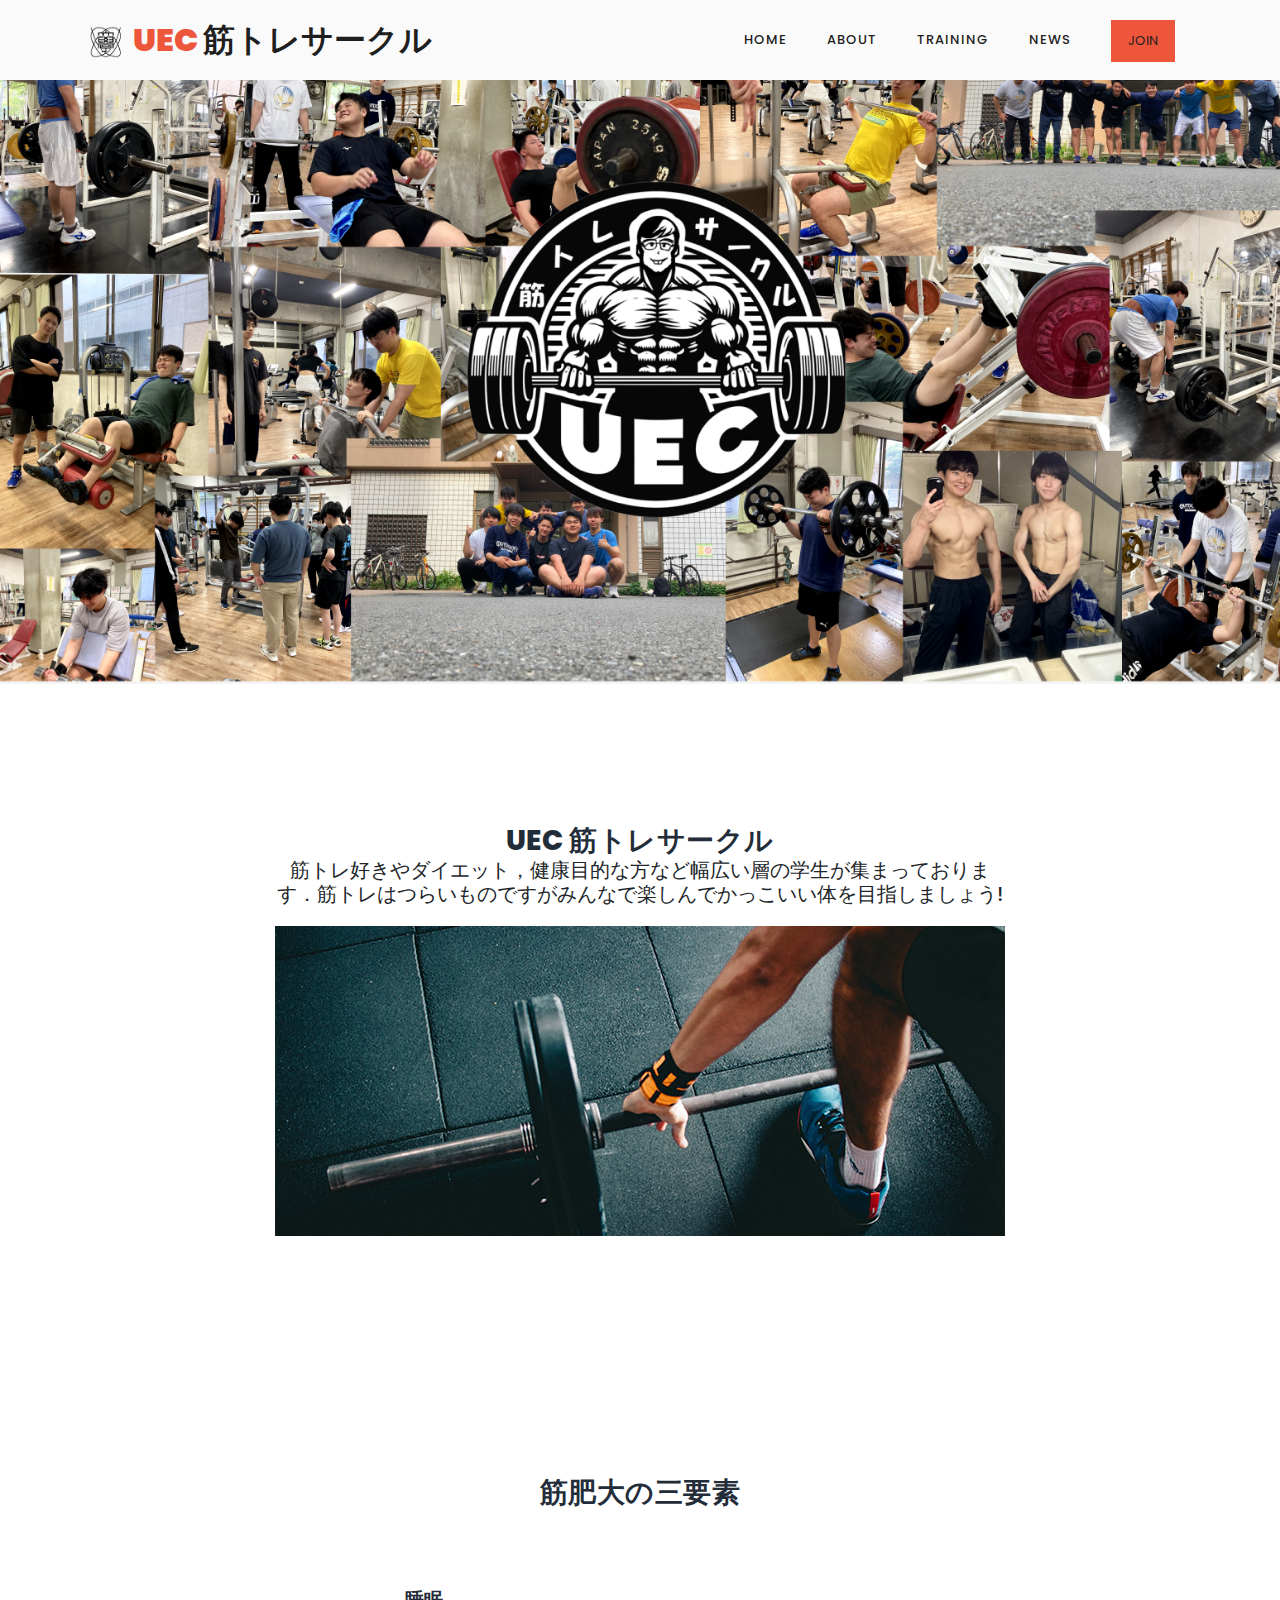
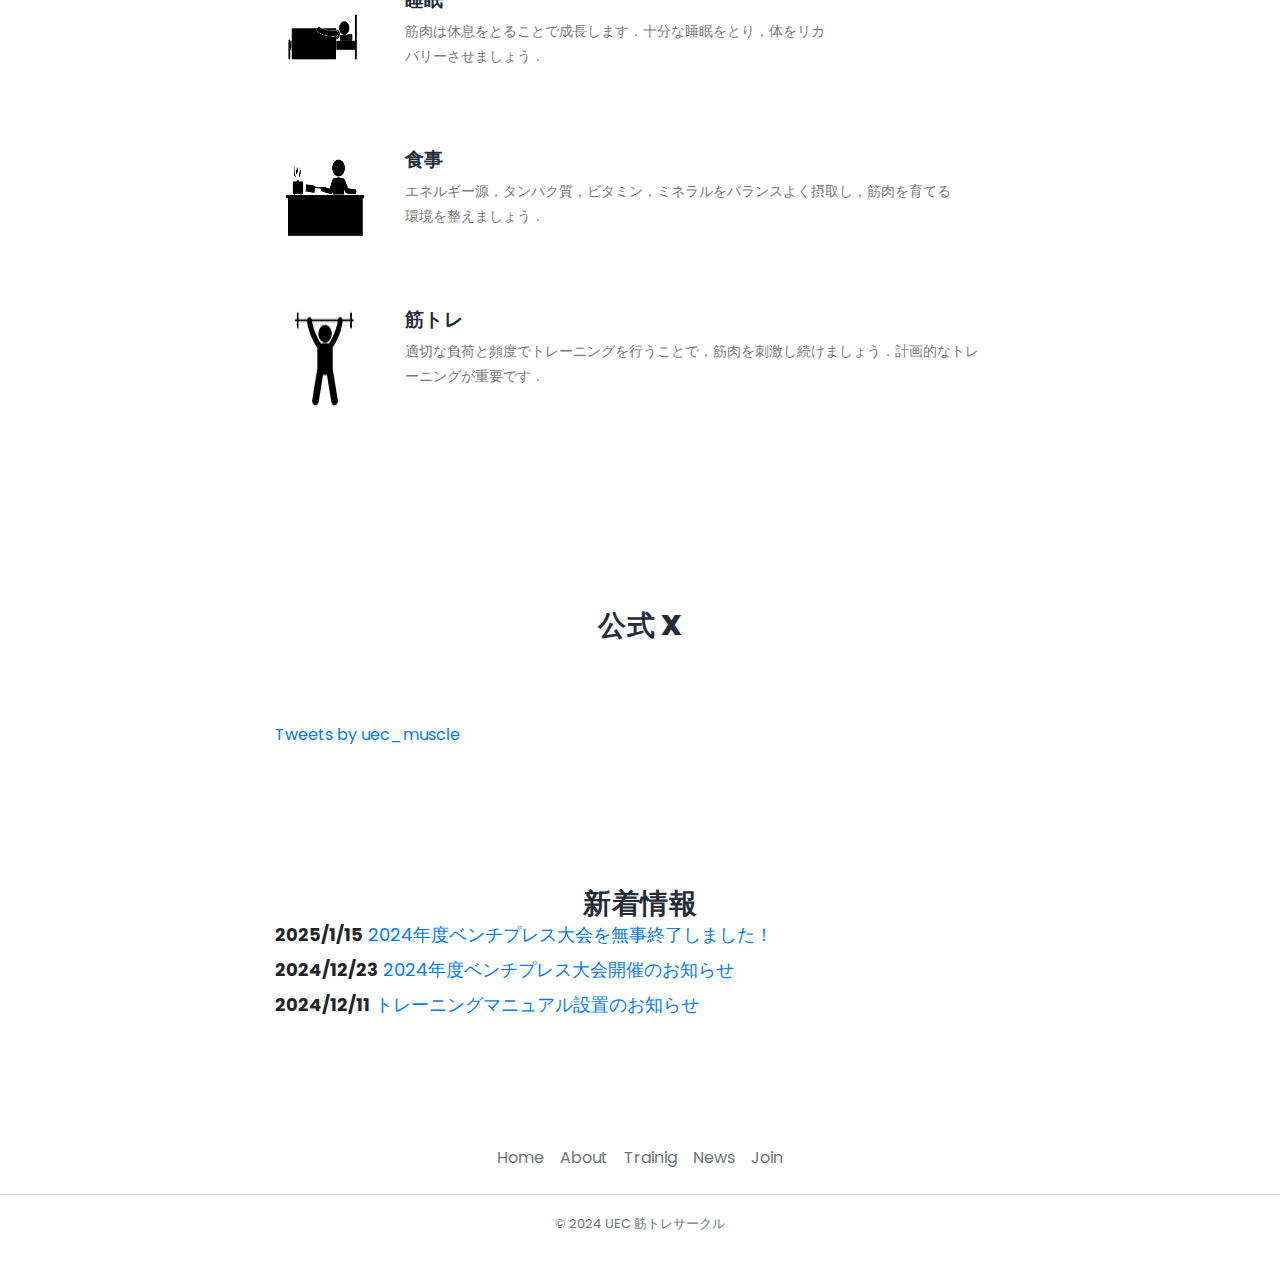
<file: index.html>
<!DOCTYPE html>
<html lang="en">

  <head>

    <meta charset="utf-8">
    <meta name="viewport" content="width=device-width, initial-scale=1, shrink-to-fit=no">
    <meta name="description" content="">
    <meta name="author" content="">
    <link href="https://fonts.googleapis.com/css?family=Poppins:100,100i,200,200i,300,300i,400,400i,500,500i,600,600i,700,700i,800,800i,900,900i&display=swap" rel="stylesheet">

    <title>UEC 筋トレサークル</title>
<!--

TemplateMo 548 Training Studio

https://templatemo.com/tm-548-training-studio

-->
    <!-- Additional CSS Files -->
    <link rel="stylesheet" type="text/css" href="assets/css/bootstrap.min.css">

    <link rel="stylesheet" type="text/css" href="assets/css/font-awesome.css">

    <link rel="stylesheet" href="assets/css/templatemo-training-studio.css">

   <!-- 新着情報の箇条書き部分のスタイル設定、とりあえずこのファイルに直接書いてます。どのcssファイルに入れたいいかわからん -->
    <style>
        .section-heading ul.list-unstyled {
            text-align: left;
            padding-left: 0;
        }
    
        .section-heading ul.list-unstyled li {
            text-align: left;
            font-size: 18px;
            margin-bottom: 8px;
        }
    </style>

    </head>
    
    <body>
    
    <!-- ***** Preloader Start ***** -->
    <div id="js-preloader" class="js-preloader">
      <div class="preloader-inner">
        <span class="dot"></span>
        <div class="dots">
          <span></span>
          <span></span>
          <span></span>
        </div>
      </div>
    </div>
    <!-- ***** Preloader End ***** -->
    
    
    <!-- ***** Header Area Start ***** -->
    <header class="header-area header-sticky">
        <div class="container">
            <div class="row">
                <div class="col-12">
                    <nav class="main-nav">
                        <!-- ***** Logo Start ***** -->
                        <a href="index.html" class="logo"><img src="./assets/images/image1.png" alt="写真" width="50" height="46">  <em>UEC </em>筋トレサークル</a>
                        <!-- ***** Logo End ***** -->
                        <!-- ***** Menu Start ***** -->
                        <ul class="nav">
                            <li class="scroll-to-section"><a href="index.html" >Home</a></li>
                            <li class="scroll-to-section"><a href="about.html">About</a></li>
                            <li class="scroll-to-section"><a href="training.html">Training</a></li>
                            <li class="scroll-to-section"><a href="news.html">NEWS</a></li>
                            <li class="scroll-to-section"><a href="join.html">Join</a></li> 
                        </ul>        
                        <a class='menu-trigger'>
                            <span>Menu</span>
                        </a>
                        <!-- ***** Menu End ***** -->
                    </nav>
                </div>
            </div>
        </div>
    </header>
    <!-- ***** Header Area End ***** -->

    <!-- ***** Main Banner Area Start ***** -->
    <div class="main-banner">
        <img src="assets/images/header.png" alt="Gym Banner" id="bg-image" />
    


                <div class="main-button scroll-to-section"></div>
    </div>
    
    <!-- ***** Main Banner Area End ***** -->

    <!-- ***** Features Item Start ***** -->
    <section class="section">
        <div class="container">
            <div class="row justify-content-center">
                <div class="col-md-8 text-center">
                    <div class="section-heading">
                        <h2>UEC 筋トレサークル</h2>
                        <h5></h5>
                        
                        <h5>筋トレ好きやダイエット，健康目的な方など幅広い層の学生が集まっております．筋トレはつらいものですがみんなで楽しんでかっこいい体を目指しましょう!</h5>
                        <img src="/assets/images/training-image-01.jpg" alt="筋トレイメージ" class="img-fluid">
                    </div>
                </div>
            </div>
            <div class="row justify-content-center">
                <div class="col-md-8 ">
                    <div class="section-heading">
                        <h2>筋肥大の三要素</h2>
                        <h5></h5>
                    </div>
                    <ul class="features">
                    <li class="feature-item">
                        <div class="left-icon">
                            <img src="assets/images/pict2.png" width="100px" height="100px"alt="First One">
                        </div>
                        <div class="right-content">
                            <h4>睡眠</h4>
                            <p>筋肉は休息をとることで成長します．十分な睡眠をとり，体をリカバリーさせましょう．</p>
   
                        </div>
                    </li>
                    <li class="feature-item">
                        <div class="left-icon">
                            <img src="assets/images/pict3.png" width="100px" height="100px"alt="second one">
                        </div>
                        <div class="right-content">
                            <h4>食事</h4>
                            <p>エネルギー源，タンパク質，ビタミン，ミネラルをバランスよく摂取し，筋肉を育てる環境を整えましょう．</p>

                        </div>
                    </li>
                    <li class="feature-item">
                        <div class="left-icon">
                            <img src="assets/images/pict1.png" width="100px" height="100px" alt="third gym training">
                        </div>
                        <div class="right-content">
                            <h4>筋トレ</h4>
                            <p>適切な負荷と頻度でトレーニングを行うことで，筋肉を刺激し続けましょう．計画的なトレーニングが重要です．</p>
  
                        </div>
                    </li>
                </ul>
                </div>
                
            </div>
      
            <div class="row justify-content-center">
                <div class="col-md-8">
                    <div class="section-heading">
                        <h2>公式 X</h2>
                        <h5></h5>
                    </div>
                    <a class="twitter-timeline" 
                    href="https://twitter.com/uec_muscle?ref_src=twsrc%5Etfw"
                    data-height="800" 
                    data-width="100%" 
                    data-theme="light">
                    Tweets by uec_muscle
                    </a>
                    <script async src="https://platform.twitter.com/widgets.js" charset="utf-8"></script>
                </div>
            </div>
            <div class="row justify-content-center">
                <div class="col-md-8">
                    <div class="section-heading">
                        <h2 id="news-section">新着情報</h2> <!-- ←ここにidを追加 -->
                <ul class="list-unstyled">
                    <li><strong>2025/1/15</strong> <a href="news/post3.html">2024年度ベンチプレス大会を無事終了しました！</a></li>
                    <li><strong>2024/12/23</strong> <a href="news/post2.html">2024年度ベンチプレス大会開催のお知らせ</a></li>
                    <li><strong>2024/12/11</strong> <a href="news/post1.html">トレーニングマニュアル設置のお知らせ</a></li>
                
                </ul>
            </div>
            

  
    </section>
    
    <!-- ***** Features Item End ***** -->

    <!-- ***** Call to Action Start ***** -->

    <!-- ***** Call to Action End ***** -->


    <!-- ***** Our Classes End ***** -->

    <!-- ***** Footer Start ***** -->
    <footer class="py-3 my-4">
        <ul class="nav justify-content-center border-bottom pb-3 mb-3">
          <li class="nav-item"><a href="index.html" class="nav-link px-2 text-muted">Home</a></li>
          <li class="nav-item"><a href="about.html" class="nav-link px-2 text-muted">About</a></li>
          <li class="nav-item"><a href="training.html" class="nav-link px-2 text-muted">Trainig</a></li>
          <li class="nav-item"><a href="news.html" class="nav-link px-2 text-muted">News</a></li>
          <li class="nav-item"><a href="join.html" class="nav-link px-2 text-muted">Join</a></li>
        </ul>
        <p class="text-center text-muted">© 2024 UEC 筋トレサークル</p>
    </footer>


    <!-- jQuery -->
    <script src="assets/js/jquery-2.1.0.min.js"></script>

    <!-- Bootstrap -->
    <script src="assets/js/popper.js"></script>
    <script src="assets/js/bootstrap.min.js"></script>

    <!-- Plugins -->
    <script src="assets/js/scrollreveal.min.js"></script>
    <script src="assets/js/waypoints.min.js"></script>
    <script src="assets/js/jquery.counterup.min.js"></script>
    <script src="assets/js/imgfix.min.js"></script> 
    <script src="assets/js/mixitup.js"></script> 
    <script src="assets/js/accordions.js"></script>
    
    <!-- Global Init -->
    <script src="assets/js/custom.js"></script>

  </body>
</html>
</file>
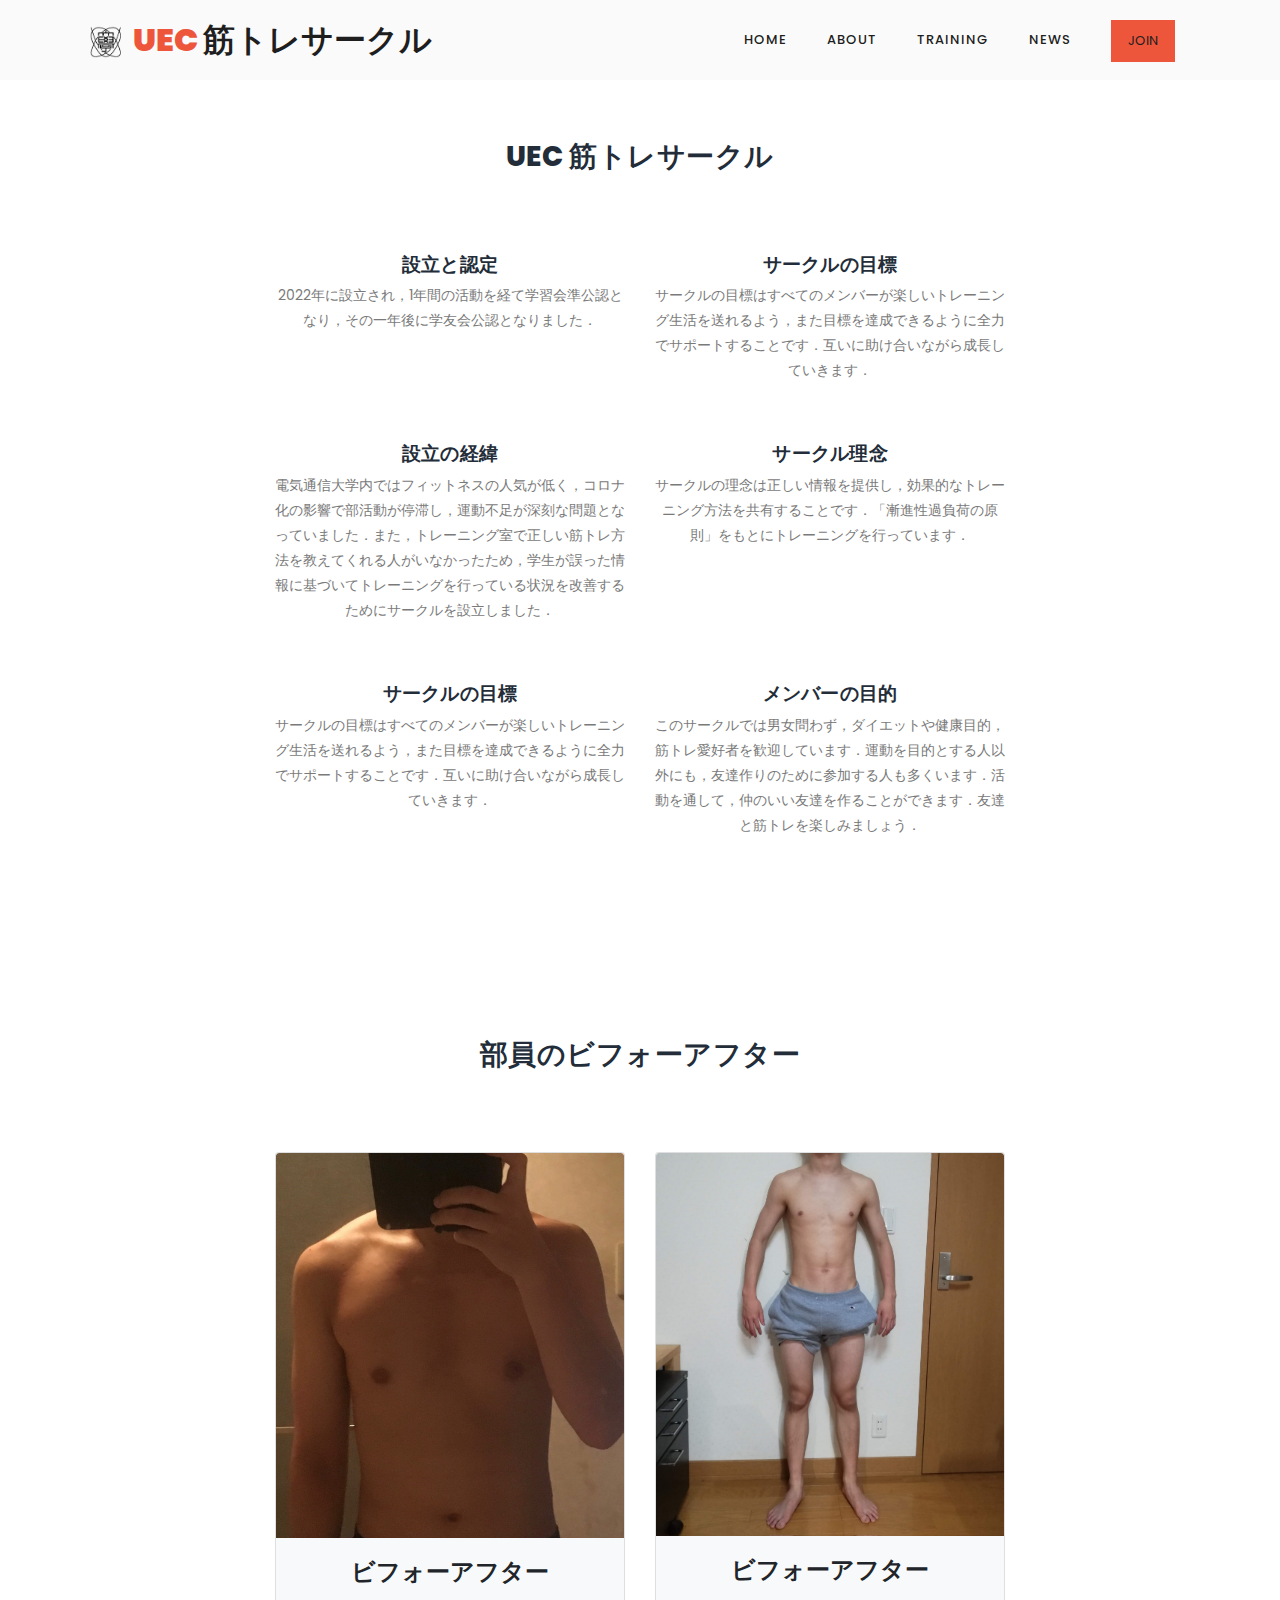
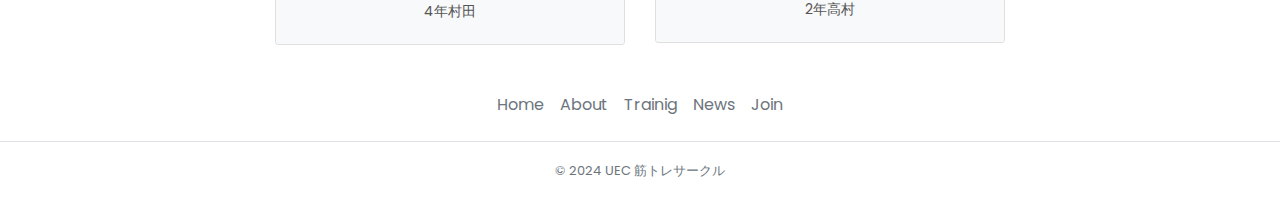
<file: about.html>
<!DOCTYPE html>
<html lang="en">

  <head>

    <meta charset="utf-8">
    <meta name="viewport" content="width=device-width, initial-scale=1, shrink-to-fit=no">
    <meta name="description" content="">
    <meta name="author" content="">
    <link href="https://fonts.googleapis.com/css?family=Poppins:100,100i,200,200i,300,300i,400,400i,500,500i,600,600i,700,700i,800,800i,900,900i&display=swap" rel="stylesheet">

    <title>UEC 筋トレサークル</title>
<!--

TemplateMo 548 Training Studio

https://templatemo.com/tm-548-training-studio

-->
    <!-- Additional CSS Files -->
    <link rel="stylesheet" type="text/css" href="assets/css/bootstrap.min.css">

    <link rel="stylesheet" type="text/css" href="assets/css/font-awesome.css">

    <link rel="stylesheet" href="assets/css/templatemo-training-studio.css">

    </head>
    
    <body>
    
    <!-- ***** Preloader Start ***** -->
    <div id="js-preloader" class="js-preloader">
      <div class="preloader-inner">
        <span class="dot"></span>
        <div class="dots">
          <span></span>
          <span></span>
          <span></span>
        </div>
      </div>
    </div>
    <!-- ***** Preloader End ***** -->
    
    
    <!-- ***** Header Area Start ***** -->
    <header class="header-area header-sticky">
        <div class="container">
            <div class="row">
                <div class="col-12">
                    <nav class="main-nav">
                        <!-- ***** Logo Start ***** -->
                        <a href="index.html" class="logo"><img src="./assets/images/image1.png" alt="写真" width="50" height="46">  <em>UEC </em>筋トレサークル</a>
                        <!-- ***** Logo End ***** -->
                        <!-- ***** Menu Start ***** -->
                        <ul class="nav">
                            <li class="scroll-to-section"><a href="index.html" >Home</a></li>
                            <li class="scroll-to-section"><a href="about.html">About</a></li>
                            <li class="scroll-to-section"><a href="training.html">Training</a></li>
                            <li class="scroll-to-section"><a href="news.html">NEWS</a></li>
                            <li class="scroll-to-section"><a href="join.html">Join</a></li> 
                        </ul>        
                        <a class='menu-trigger'>
                            <span>Menu</span>
                        </a>
                        <!-- ***** Menu End ***** -->
                    </nav>
                </div>
            </div>
        </div>
    </header>
    <!-- ***** Header Area End ***** -->


    <!-- ***** Features Item Start ***** -->
    <section class="section">
        <div class="container">
            <div class="row justify-content-center">
                <div class="col-md-8 text-center">
                    <div class="section-heading">
                        <h2>UEC 筋トレサークル</h2>

                    </div>
                </div>  
            </div>

            <div class="row">
                <div class="col-md-2"></div>
                <!-- 左側の4カラム -->
                <div class="col-md-4 text-center">
                    <div class="feature-item">

                        <div class="right-content">
                            <h4>設立と認定</h4>
                            <p>2022年に設立され，1年間の活動を経て学習会準公認となり，その一年後に学友会公認となりました．
                            </p>
                        </div>
                    </div>
                </div>
                <!-- 右側の8カラム -->
                <div class="col-md-4 text-center">
                    <div class="feature-item">

                        <div class="right-content">
                            <h4>サークルの目標</h4>
                            <p>サークルの目標はすべてのメンバーが楽しいトレーニング生活を送れるよう，また目標を達成できるように全力でサポートすることです．互いに助け合いながら成長していきます．</p>
                        </div>
                    </div>
                </div>
            </div>

            <div class="row">
                <div class="col-md-2"></div>
                <!-- 左側の4カラム -->
                <div class="col-md-4 text-center">
                    <div class="feature-item">

    
                        <div class="right-content">
                            <h4>設立の経緯</h4>
                            <p>電気通信大学内ではフィットネスの人気が低く，コロナ化の影響で部活動が停滞し，運動不足が深刻な問題となっていました．また，トレーニング室で正しい筋トレ方法を教えてくれる人がいなかったため，学生が誤った情報に基づいてトレーニングを行っている状況を改善するためにサークルを設立しました．</p>
                        </div>
                    </div>
                </div>
                <!-- 右側の8カラム -->
                <div class="col-md-4 text-center">
                    <div class="feature-item">

                        <div class="right-content">
                            <h4>サークル理念</h4>
                            <p>サークルの理念は正しい情報を提供し，効果的なトレーニング方法を共有することです．「漸進性過負荷の原則」をもとにトレーニングを行っています．</p>
                        </div>
                    </div>
                </div>
            </div>


            
            <div class="row">
                <div class="col-md-2"></div>
                <!-- 左側の4カラム -->
                <div class="col-md-4 text-center">
                    <div class="feature-item">

    
                        <div class="right-content">
                            <h4>サークルの目標</h4>
                            <p>サークルの目標はすべてのメンバーが楽しいトレーニング生活を送れるよう，また目標を達成できるように全力でサポートすることです．互いに助け合いながら成長していきます．</p>
                        </div>
                    </div>
                </div>
                <!-- 右側の8カラム -->
                <div class="col-md-4 text-center">
                    <div class="feature-item">

                        <div class="right-content">
                            <h4>メンバーの目的</h4>
                            <p>このサークルでは男女問わず，ダイエットや健康目的，筋トレ愛好者を歓迎しています．運動を目的とする人以外にも，友達作りのために参加する人も多くいます．活動を通して，仲のいい友達を作ることができます．友達と筋トレを楽しみましょう．</p>
                        </div>
                    </div>
                </div>
            </div>

        

            <div class="row justify-content-center">
                <div class="col-md-8 text-center">
                    <div class="section-heading">
                        <h2>部員のビフォーアフター</h2>
                       
                    </div>
                </div>  
            </div>
            <div class="row justify-content-center">

                

                <!-- <div class="col-md-2"></div> -->
                <!-- Card 2 -->
                <div class="col-md-4">
                    <div class="card before-after-card">
                        <img src="assets/images/before2.jpg" class="card-img-top" alt="Before Image 2">
                        <img src="assets/images/after2.jpg" class="card-img-top overlay" alt="After Image 2">
                        <div class="card-body">
                            <h4 class="card-title">ビフォーアフター</h4>
                            <p class="card-text">4年村田</p>
                        </div>
                    </div>
                </div>
        
                <!-- Card 3 -->
                <div class="col-md-4">
                    <div class="card before-after-card">
                        <img src="assets/images/before3.jpg" class="card-img-top" alt="Before Image 3">
                        <img src="assets/images/after3.jpg" class="card-img-top overlay" alt="After Image 3">
                        <div class="card-body">
                            <h4 class="card-title">ビフォーアフター</h4>
                            <p class="card-text">2年高村</p>
                        </div>
                    </div>
                </div>
            </div>
        </div>
  
        
    </section>
    
    <!-- ***** Features Item End ***** -->

    <!-- ***** Call to Action Start ***** -->

    <!-- ***** Call to Action End ***** -->


    <!-- ***** Our Classes End ***** -->

    <!-- ***** Footer Start ***** -->
    <footer class="py-3 my-4">
        <ul class="nav justify-content-center border-bottom pb-3 mb-3">
          <li class="nav-item"><a href="index.html" class="nav-link px-2 text-muted">Home</a></li>
          <li class="nav-item"><a href="about.html" class="nav-link px-2 text-muted">About</a></li>
          <li class="nav-item"><a href="training.html" class="nav-link px-2 text-muted">Trainig</a></li>
          <li class="nav-item"><a href="news.html" class="nav-link px-2 text-muted">News</a></li>
          <li class="nav-item"><a href="join.html" class="nav-link px-2 text-muted">Join</a></li>
        </ul>
        <p class="text-center text-muted">© 2024 UEC 筋トレサークル</p>
    </footer>




    <!-- jQuery -->
    <script src="assets/js/jquery-2.1.0.min.js"></script>

    <!-- Bootstrap -->
    <script src="assets/js/popper.js"></script>
    <script src="assets/js/bootstrap.min.js"></script>

    <!-- Plugins -->
    <script src="assets/js/scrollreveal.min.js"></script>
    <script src="assets/js/waypoints.min.js"></script>
    <script src="assets/js/jquery.counterup.min.js"></script>
    <script src="assets/js/imgfix.min.js"></script> 
    <script src="assets/js/mixitup.js"></script> 
    <script src="assets/js/accordions.js"></script>
    
    <!-- Global Init -->
    <script src="assets/js/custom.js"></script>

  </body>
</html>
</file>
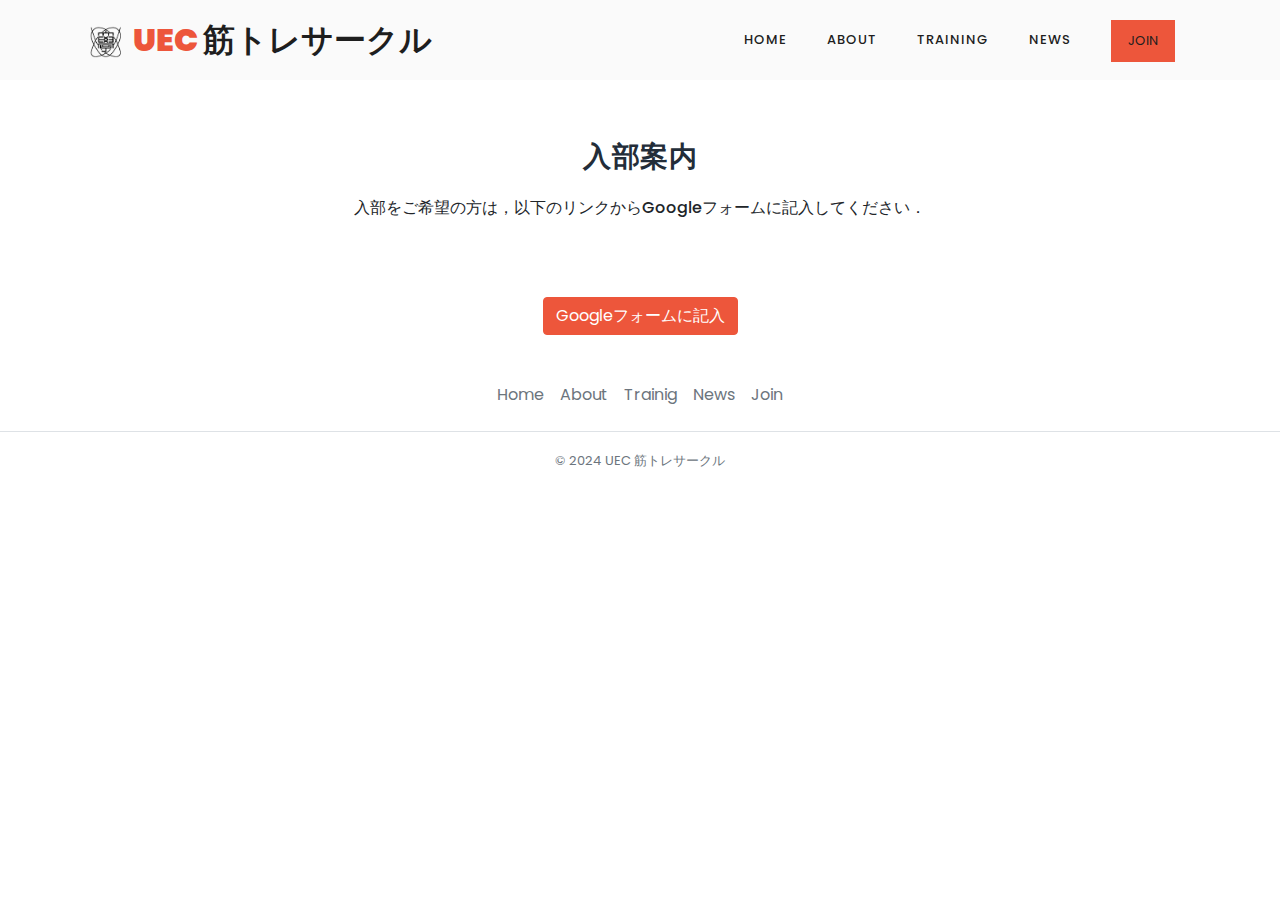
<file: join.html>
<!DOCTYPE html>
<html lang="en">

  <head>

    <meta charset="utf-8">
    <meta name="viewport" content="width=device-width, initial-scale=1, shrink-to-fit=no">
    <meta name="description" content="">
    <meta name="author" content="">
    <link href="https://fonts.googleapis.com/css?family=Poppins:100,100i,200,200i,300,300i,400,400i,500,500i,600,600i,700,700i,800,800i,900,900i&display=swap" rel="stylesheet">

    <title>UEC 筋トレサークル</title>
<!--

TemplateMo 548 Training Studio

https://templatemo.com/tm-548-training-studio

-->
    <!-- Additional CSS Files -->
    <link rel="stylesheet" type="text/css" href="assets/css/bootstrap.min.css">

    <link rel="stylesheet" type="text/css" href="assets/css/font-awesome.css">

    <link rel="stylesheet" href="assets/css/templatemo-training-studio.css">

    </head>
    
    <body>
    
    <!-- ***** Preloader Start ***** -->
    <div id="js-preloader" class="js-preloader">
      <div class="preloader-inner">
        <span class="dot"></span>
        <div class="dots">
          <span></span>
          <span></span>
          <span></span>
        </div>
      </div>
    </div>
    <!-- ***** Preloader End ***** -->
    
    
    <!-- ***** Header Area Start ***** -->
    <header class="header-area header-sticky">
        <div class="container">
            <div class="row">
                <div class="col-12">
                    <nav class="main-nav">
                        <!-- ***** Logo Start ***** -->
                        <a href="index.html" class="logo"><img src="./assets/images/image1.png" alt="写真" width="50" height="46">  <em>UEC </em>筋トレサークル</a>
                        <!-- ***** Logo End ***** -->
                        <!-- ***** Menu Start ***** -->
                        <ul class="nav">
                            <li class="scroll-to-section"><a href="index.html" >Home</a></li>
                            <li class="scroll-to-section"><a href="about.html">About</a></li>
                            <li class="scroll-to-section"><a href="training.html">Training</a></li>
                            <li class="scroll-to-section"><a href="news.html">NEWS</a></li>
                            <li class="scroll-to-section"><a href="join.html">Join</a></li> 
                        </ul>        
                        <a class='menu-trigger'>
                            <span>Menu</span>
                        </a>
                        <!-- ***** Menu End ***** -->
                    </nav>
                </div>
            </div>
        </div>
    </header>
    <!-- ***** Header Area End ***** -->


    <!-- ***** Features Item Start ***** -->
    <section class="section">
        <div class="container">
            <div class="row justify-content-center">
                <div class="col-md-8 text-center">
                    <div class="section-heading">
                        <h2>入部案内</h2>
                        <h5>　</h5>
                        <h6>入部をご希望の方は，以下のリンクからGoogleフォームに記入してください．</h6>
                        
                    </div>
                    <a href="https://docs.google.com/forms/d/e/1FAIpQLSckq85daArMUvAFYjFwukagnZ4rlxCUDBHMOycQhKlUkWfQ-w/viewform?pli=1" class="btn btn-custom-warning">Googleフォームに記入</a>

                </div>  
            </div>

        </div>
  
        
    </section>
    
    <!-- ***** Features Item End ***** -->

    <!-- ***** Call to Action Start ***** -->

    <!-- ***** Call to Action End ***** -->


    <!-- ***** Our Classes End ***** -->

    <!-- ***** Footer Start ***** -->
    <footer class="py-3 my-4">
        <ul class="nav justify-content-center border-bottom pb-3 mb-3">
          <li class="nav-item"><a href="index.html" class="nav-link px-2 text-muted">Home</a></li>
          <li class="nav-item"><a href="about.html" class="nav-link px-2 text-muted">About</a></li>
          <li class="nav-item"><a href="training.html" class="nav-link px-2 text-muted">Trainig</a></li>
          <li class="nav-item"><a href="news.html" class="nav-link px-2 text-muted">News</a></li>
          <li class="nav-item"><a href="join.html" class="nav-link px-2 text-muted">Join</a></li>
        </ul>
        <p class="text-center text-muted">© 2024 UEC 筋トレサークル</p>
    </footer>




    <!-- jQuery -->
    <script src="assets/js/jquery-2.1.0.min.js"></script>

    <!-- Bootstrap -->
    <script src="assets/js/popper.js"></script>
    <script src="assets/js/bootstrap.min.js"></script>

    <!-- Plugins -->
    <script src="assets/js/scrollreveal.min.js"></script>
    <script src="assets/js/waypoints.min.js"></script>
    <script src="assets/js/jquery.counterup.min.js"></script>
    <script src="assets/js/imgfix.min.js"></script> 
    <script src="assets/js/mixitup.js"></script> 
    <script src="assets/js/accordions.js"></script>
    
    <!-- Global Init -->
    <script src="assets/js/custom.js"></script>

  </body>
</html>
</file>
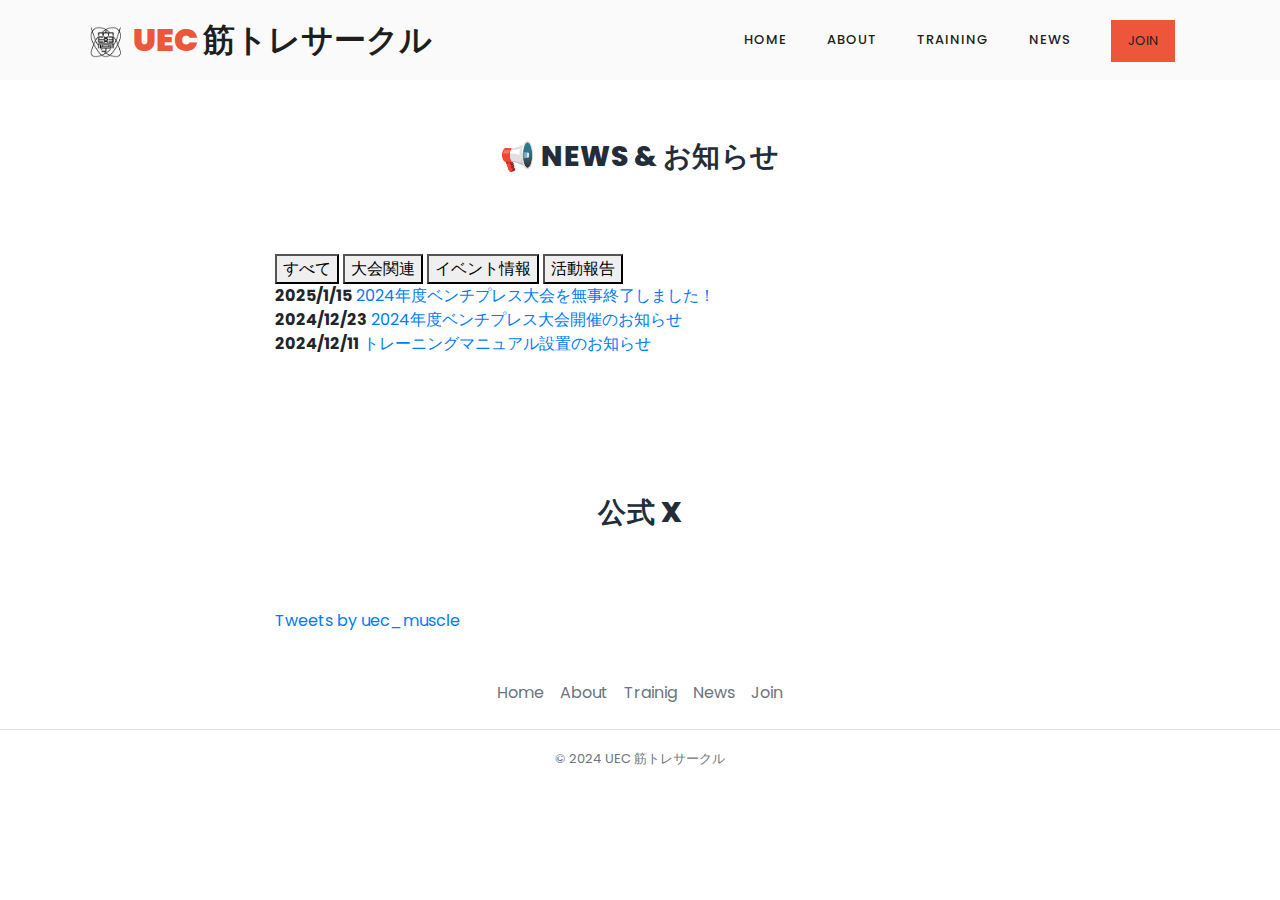
<file: news.html>
<!DOCTYPE html>
<html lang="en">

  <head>

    <meta charset="utf-8">
    <meta name="viewport" content="width=device-width, initial-scale=1, shrink-to-fit=no">
    <meta name="description" content="">
    <meta name="author" content="">
    <link href="https://fonts.googleapis.com/css?family=Poppins:100,100i,200,200i,300,300i,400,400i,500,500i,600,600i,700,700i,800,800i,900,900i&display=swap" rel="stylesheet">

    <title>UEC 筋トレサークル</title>
<!--

TemplateMo 548 Training Studio

https://templatemo.com/tm-548-training-studio

-->
    <!-- Additional CSS Files -->
    <link rel="stylesheet" type="text/css" href="assets/css/bootstrap.min.css">

    <link rel="stylesheet" type="text/css" href="assets/css/font-awesome.css">

    <link rel="stylesheet" href="assets/css/templatemo-training-studio.css">

    </head>
    
    <body>
    
    <!-- ***** Preloader Start ***** -->
    <div id="js-preloader" class="js-preloader">
      <div class="preloader-inner">
        <span class="dot"></span>
        <div class="dots">
          <span></span>
          <span></span>
          <span></span>
        </div>
      </div>
    </div>
    <!-- ***** Preloader End ***** -->
    
    
    <!-- ***** Header Area Start ***** -->
    <header class="header-area header-sticky">
        <div class="container">
            <div class="row">
                <div class="col-12">
                    <nav class="main-nav">
                        <!-- ***** Logo Start ***** -->
                        <a href="index.html" class="logo"><img src="./assets/images/image1.png" alt="写真" width="50" height="46">  <em>UEC </em>筋トレサークル</a>
                        <!-- ***** Logo End ***** -->
                        <!-- ***** Menu Start ***** -->
                        <ul class="nav">
                            <li class="scroll-to-section"><a href="index.html" >Home</a></li>
                            <li class="scroll-to-section"><a href="about.html">About</a></li>
                            <li class="scroll-to-section"><a href="training.html">Training</a></li>
                            <li class="scroll-to-section"><a href="news.html">NEWS</a></li>
                            <li class="scroll-to-section"><a href="join.html">Join</a></li> 
                        </ul>        
                        <a class='menu-trigger'>
                            <span>Menu</span>
                        </a>
                        <!-- ***** Menu End ***** -->
                    </nav>
                </div>
            </div>
        </div>
    </header>
    <!-- ***** Header Area End ***** -->


    <!-- ***** Features Item Start ***** -->
 <!-- メインコンテンツ -->
 <section class="section">
    <div class="container">
        <div class="row justify-content-center">
            <div class="col-md-8">
                <div class="section-heading text-center">
                    <h2>📢 NEWS & お知らせ</h2>
                </div>

                <!-- カテゴリフィルター -->
                <div class="news-filter">
                    <button onclick="filterNews('all')">すべて</button>
                    <button onclick="filterNews('tournament')">大会関連</button>
                    <button onclick="filterNews('event')">イベント情報</button>
                    <button onclick="filterNews('report')">活動報告</button>
                </div>

                <!-- ニュース一覧 -->
                <ul class="news-list">
                    <li class="news-item" data-category="tournament">
                        <strong>2025/1/15</strong> <a href="news/post3.html">2024年度ベンチプレス大会を無事終了しました！</a>
                    </li>
                    <li class="news-item" data-category="tournament">
                        <strong>2024/12/23</strong> <a href="news/post2.html">2024年度ベンチプレス大会開催のお知らせ</a>
                    </li>
                    <li class="news-item" data-category="event">
                        <strong>2024/12/11</strong> <a href="news/post1.html">トレーニングマニュアル設置のお知らせ</a>
                    </li>

                </ul>

                <!-- 公式X埋め込み -->
                <div class="section-heading text-center">
                    <h2>公式 X</h2>
                </div>
                <a class="twitter-timeline" 
                   href="https://twitter.com/uec_muscle?ref_src=twsrc%5Etfw"
                   data-height="800" 
                   data-width="100%" 
                   data-theme="light">
                    Tweets by uec_muscle
                </a>
                <script async src="https://platform.twitter.com/widgets.js" charset="utf-8"></script>
            </div>
        </div>
    </div>
</section>
    
    <!-- ***** Features Item End ***** -->

    <!-- ***** Call to Action Start ***** -->

    <!-- ***** Call to Action End ***** -->


    <!-- ***** Our Classes End ***** -->

    <!-- ***** Footer Start ***** -->
    <footer class="py-3 my-4">
        <ul class="nav justify-content-center border-bottom pb-3 mb-3">
          <li class="nav-item"><a href="index.html" class="nav-link px-2 text-muted">Home</a></li>
          <li class="nav-item"><a href="about.html" class="nav-link px-2 text-muted">About</a></li>
          <li class="nav-item"><a href="training.html" class="nav-link px-2 text-muted">Trainig</a></li>
          <li class="nav-item"><a href="news.html" class="nav-link px-2 text-muted">News</a></li>
          <li class="nav-item"><a href="join.html" class="nav-link px-2 text-muted">Join</a></li>
        </ul>
        <p class="text-center text-muted">© 2024 UEC 筋トレサークル</p>
    </footer>




    <!-- jQuery -->
    <script src="assets/js/jquery-2.1.0.min.js"></script>

    <!-- Bootstrap -->
    <script src="assets/js/popper.js"></script>
    <script src="assets/js/bootstrap.min.js"></script>

    <!-- Plugins -->

      <!-- JavaScript: ニュースカテゴリフィルタ -->
      <script>
        function filterNews(category) {
            let newsItems = document.querySelectorAll(".news-item");

            newsItems.forEach(item => {
                if (category === "all") {
                    item.style.display = "block";
                } else {
                    item.style.display = item.getAttribute("data-category") === category ? "block" : "none";
                }
            });
        }
    </script>

    <script src="assets/js/scrollreveal.min.js"></script>
    <script src="assets/js/waypoints.min.js"></script>
    <script src="assets/js/jquery.counterup.min.js"></script>
    <script src="assets/js/imgfix.min.js"></script> 
    <script src="assets/js/mixitup.js"></script> 
    <script src="assets/js/accordions.js"></script>
    
    <!-- Global Init -->
    <script src="assets/js/custom.js"></script>

  </body>
</html>
</file>
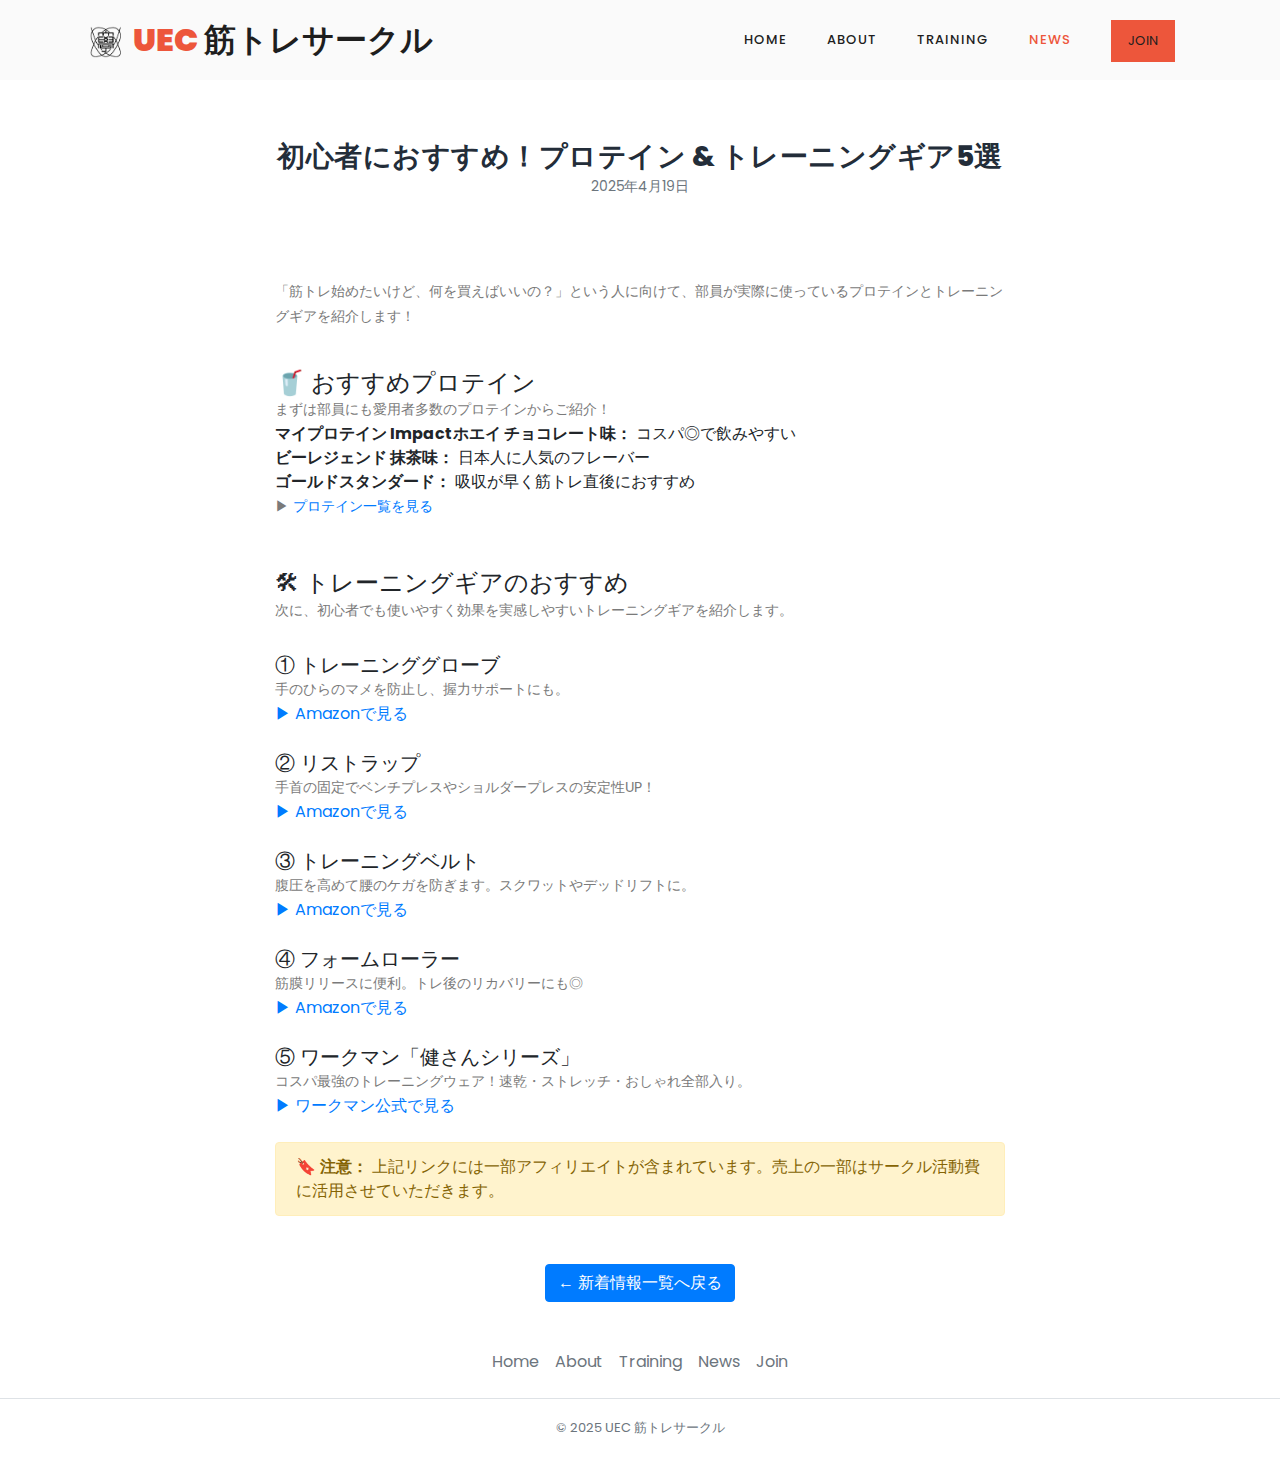
<file: post7.html>
<!DOCTYPE html>
<html lang="ja">

<head>
    <meta charset="utf-8">
    <meta name="viewport" content="width=device-width, initial-scale=1, shrink-to-fit=no">
    <meta name="description" content="筋トレ初心者向けのおすすめプロテインとトレーニングギア紹介">
    <meta name="author" content="UEC MUSCLE">
    <title>初心者向けプロテイン&ギア紹介 | UEC MUSCLE</title>

    <link rel="stylesheet" type="text/css" href="../assets/css/bootstrap.min.css">
    <link rel="stylesheet" type="text/css" href="../assets/css/font-awesome.css">
    <link rel="stylesheet" href="../assets/css/templatemo-training-studio.css">
</head>

<body>
    <header class="header-area header-sticky">
        <div class="container">
            <div class="row">
                <div class="col-12">
                    <nav class="main-nav">
                        <a href="../index.html" class="logo">
                            <img src="../assets/images/image1.png" alt="ロゴ" width="50" height="46">
                            <em>UEC</em> 筋トレサークル
                        </a>
                        <ul class="nav">
                            <li><a href="../index.html">Home</a></li>
                            <li><a href="../about.html">About</a></li>
                            <li><a href="../training.html">Training</a></li>
                            <li><a href="../news.html" class="active">News</a></li>
                            <li><a href="../join.html">Join</a></li>
                        </ul>
                        <a class="menu-trigger"><span>Menu</span></a>
                    </nav>
                </div>
            </div>
        </div>
    </header>

    <section class="section">
        <div class="container">
            <div class="row justify-content-center">
                <div class="col-md-8">
                    <div class="section-heading text-center">
                        <h2>初心者におすすめ！プロテイン & トレーニングギア5選</h2>
                        <p class="text-muted">2025年4月19日</p>
                    </div>

                    <p>「筋トレ始めたいけど、何を買えばいいの？」という人に向けて、部員が実際に使っているプロテインとトレーニングギアを紹介します！</p>

                    <h4 style="margin-top: 40px;">🥤 おすすめプロテイン</h4>
                    <p>まずは部員にも愛用者多数のプロテインからご紹介！</p>
                    <ul>
                        <li><strong>マイプロテイン Impactホエイ チョコレート味：</strong> コスパ◎で飲みやすい</li>
                        <li><strong>ビーレジェンド 抹茶味：</strong> 日本人に人気のフレーバー</li>
                        <li><strong>ゴールドスタンダード：</strong> 吸収が早く筋トレ直後におすすめ</li>
                    </ul>
                    <p>
                        ▶ <a href="https://amzn.to/your-affiliate-protein" target="_blank">プロテイン一覧を見る</a>
                    </p>

                    <h4 style="margin-top: 50px;">🛠 トレーニングギアのおすすめ</h4>
                    <p>次に、初心者でも使いやすく効果を実感しやすいトレーニングギアを紹介します。</p>

                    <h5 style="margin-top: 30px;">① トレーニンググローブ</h5>
                    <p>手のひらのマメを防止し、握力サポートにも。</p>
                    <a href="https://amzn.to/your-affiliate-glove" target="_blank">▶ Amazonで見る</a>

                    <h5 style="margin-top: 25px;">② リストラップ</h5>
                    <p>手首の固定でベンチプレスやショルダープレスの安定性UP！</p>
                    <a href="https://amzn.to/your-affiliate-wrap" target="_blank">▶ Amazonで見る</a>

                    <h5 style="margin-top: 25px;">③ トレーニングベルト</h5>
                    <p>腹圧を高めて腰のケガを防ぎます。スクワットやデッドリフトに。</p>
                    <a href="https://amzn.to/your-affiliate-belt" target="_blank">▶ Amazonで見る</a>

                    <h5 style="margin-top: 25px;">④ フォームローラー</h5>
                    <p>筋膜リリースに便利。トレ後のリカバリーにも◎</p>
                    <a href="https://amzn.to/your-affiliate-roller" target="_blank">▶ Amazonで見る</a>

                    <h5 style="margin-top: 25px;">⑤ ワークマン「健さんシリーズ」</h5>
                    <p>コスパ最強のトレーニングウェア！速乾・ストレッチ・おしゃれ全部入り。</p>
                    <a href="https://www.workman.co.jp/item/series/健さん" target="_blank">▶ ワークマン公式で見る</a>

                    <div class="alert alert-warning mt-4" role="alert">
                        🔖 <strong>注意：</strong> 上記リンクには一部アフィリエイトが含まれています。売上の一部はサークル活動費に活用させていただきます。
                    </div>

                    <div class="text-center mt-5">
                        <a href="../index.html#news-section" class="btn btn-primary">← 新着情報一覧へ戻る</a>
                    </div>
                </div>
            </div>
        </div>
    </section>

    <footer class="py-3 my-4">
        <ul class="nav justify-content-center border-bottom pb-3 mb-3">
            <li class="nav-item"><a href="../index.html" class="nav-link px-2 text-muted">Home</a></li>
            <li class="nav-item"><a href="../about.html" class="nav-link px-2 text-muted">About</a></li>
            <li class="nav-item"><a href="../training.html" class="nav-link px-2 text-muted">Training</a></li>
            <li class="nav-item"><a href="../news.html" class="nav-link px-2 text-muted">News</a></li>
            <li class="nav-item"><a href="../join.html" class="nav-link px-2 text-muted">Join</a></li>
        </ul>
        <p class="text-center text-muted">© 2025 UEC 筋トレサークル</p>
    </footer>
</body>
</html>
</file>
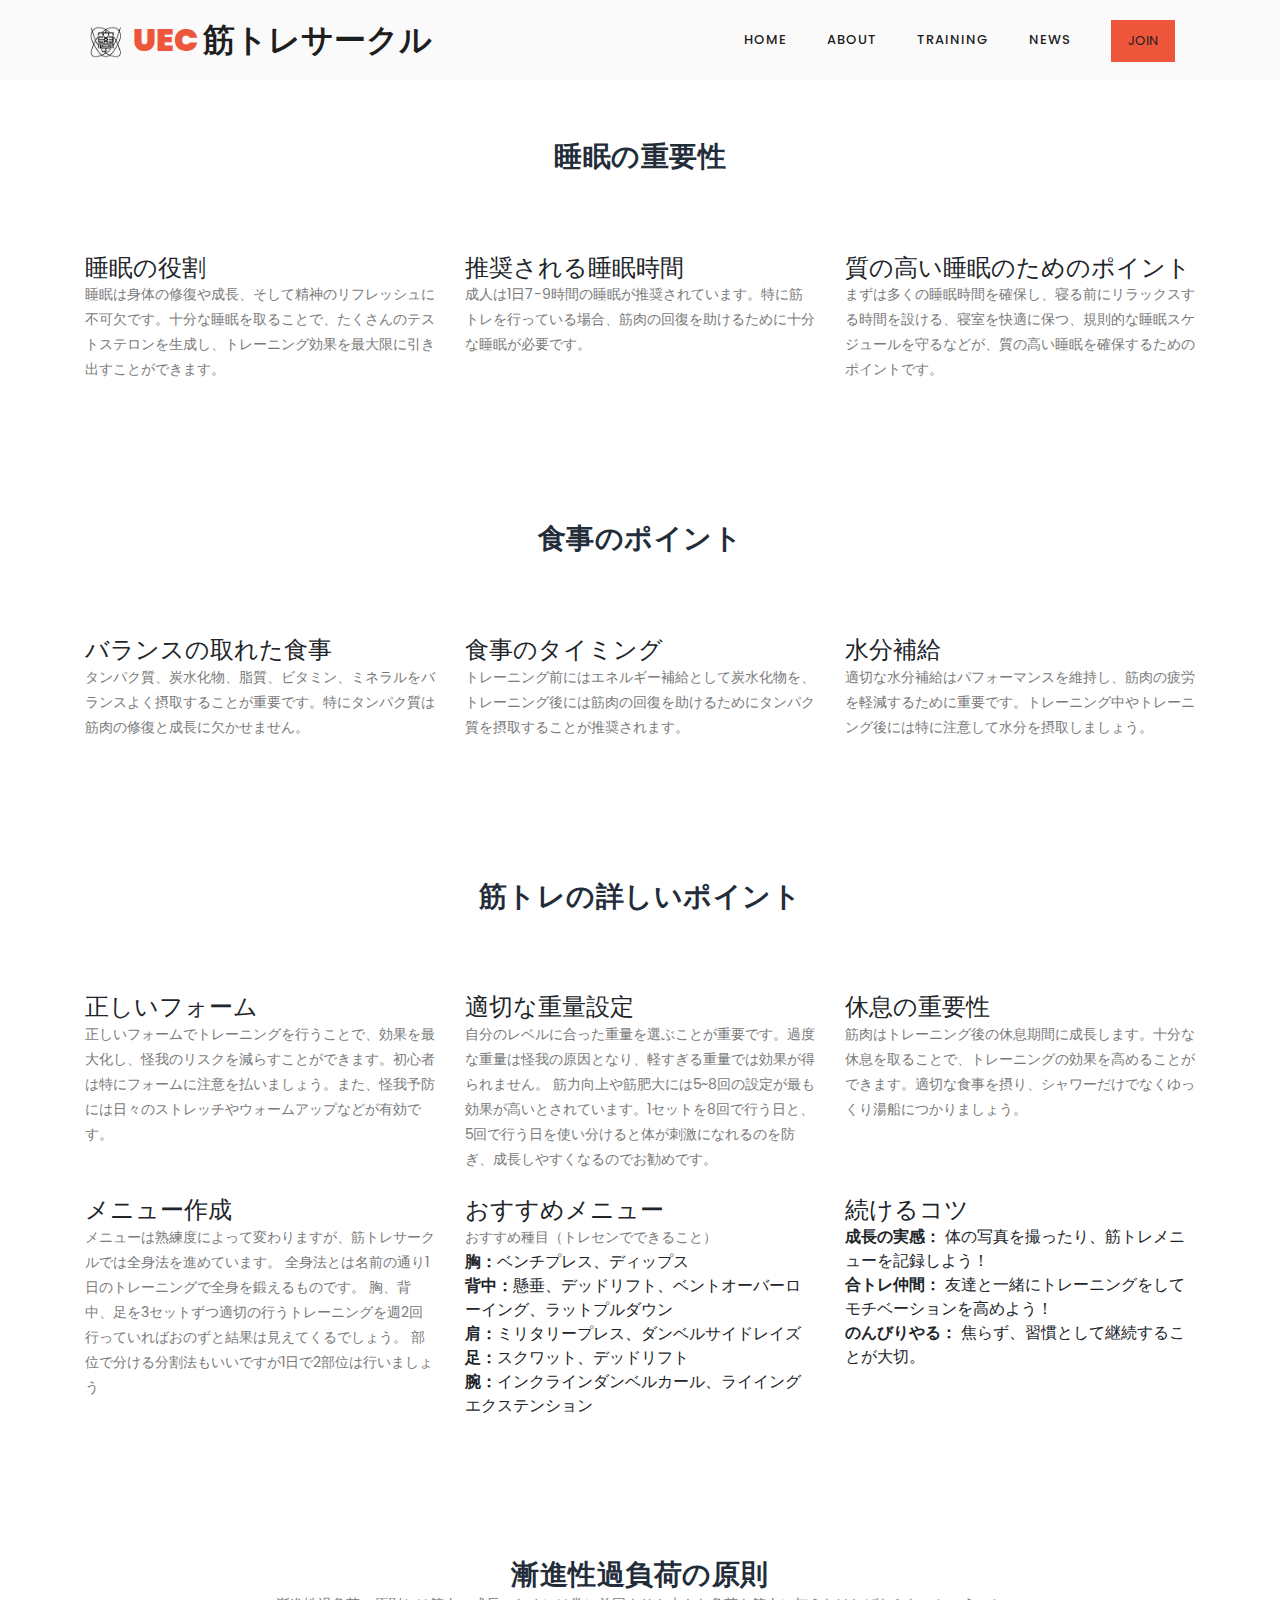
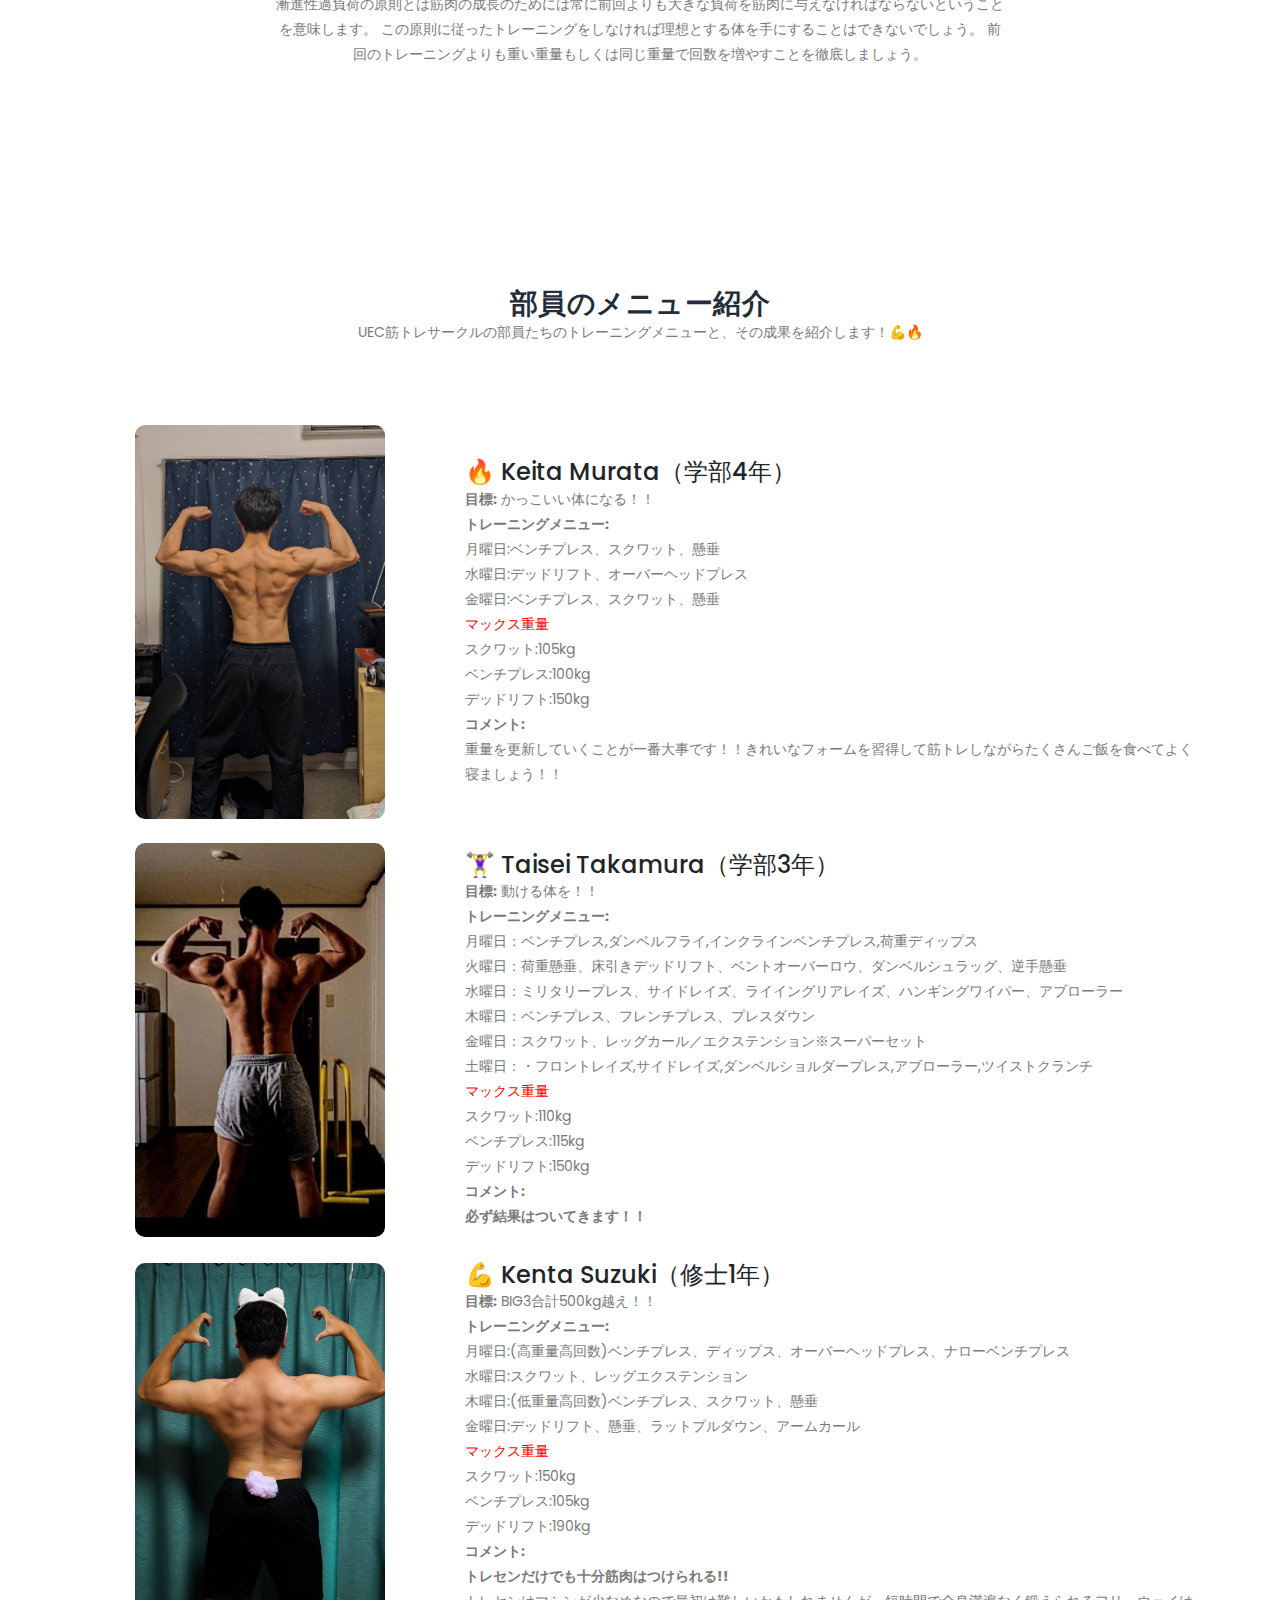
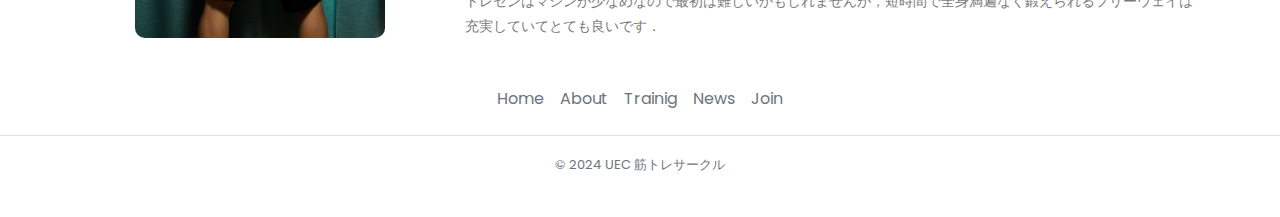
<file: training.html>
<!DOCTYPE html>
<html lang="en">

  <head>

    <meta charset="utf-8">
    <meta name="viewport" content="width=device-width, initial-scale=1, shrink-to-fit=no">
    <meta name="description" content="">
    <meta name="author" content="">
    <link href="https://fonts.googleapis.com/css?family=Poppins:100,100i,200,200i,300,300i,400,400i,500,500i,600,600i,700,700i,800,800i,900,900i&display=swap" rel="stylesheet">

    <title>UEC 筋トレサークル</title>
<!--

TemplateMo 548 Training Studio

https://templatemo.com/tm-548-training-studio

-->
    <!-- Additional CSS Files -->
    <link rel="stylesheet" type="text/css" href="assets/css/bootstrap.min.css">

    <link rel="stylesheet" type="text/css" href="assets/css/font-awesome.css">

    <link rel="stylesheet" href="assets/css/templatemo-training-studio.css">

    </head>
    
    <body>
    
    <!-- ***** Preloader Start ***** -->
    <div id="js-preloader" class="js-preloader">
      <div class="preloader-inner">
        <span class="dot"></span>
        <div class="dots">
          <span></span>
          <span></span>
          <span></span>
        </div>
      </div>
    </div>
    <!-- ***** Preloader End ***** -->
    
    
    <!-- ***** Header Area Start ***** -->
    <header class="header-area header-sticky">
        <div class="container">
            <div class="row">
                <div class="col-12">
                    <nav class="main-nav">
                        <!-- ***** Logo Start ***** -->
                        <a href="index.html" class="logo"><img src="./assets/images/image1.png" alt="写真" width="50" height="46">  <em>UEC </em>筋トレサークル</a>
                        <!-- ***** Logo End ***** -->
                        <!-- ***** Menu Start ***** -->
                        <ul class="nav">
                            <li class="scroll-to-section"><a href="index.html" >Home</a></li>
                            <li class="scroll-to-section"><a href="about.html">About</a></li>
                            <li class="scroll-to-section"><a href="training.html">Training</a></li>
                            <li class="scroll-to-section"><a href="news.html">NEWS</a></li>
                            <li class="scroll-to-section"><a href="join.html">Join</a></li> 
                        </ul>        
                        <a class='menu-trigger'>
                            <span>Menu</span>
                        </a>
                        <!-- ***** Menu End ***** -->
                    </nav>
                </div>
            </div>
        </div>
    </header>
    <!-- ***** Header Area End ***** -->


    <!-- ***** Features Item Start ***** -->
    <section class="section" id="training-schedule">
        <div class="container">
            <div class="row justify-content-center">
                <div class="col-md-8 text-center">
                    <div class="section-heading">
                        <h2>睡眠の重要性</h2>
                    </div>
                </div>
            </div>
            <div class="row">
                <div class="col-lg-4">
                    <div class="schedule-item">
                        <h4>睡眠の役割</h4>
                        <p>睡眠は身体の修復や成長、そして精神のリフレッシュに不可欠です。十分な睡眠を取ることで、たくさんのテストステロンを生成し、トレーニング効果を最大限に引き出すことができます。</p>
                    </div>
                </div>
                <div class="col-lg-4">
                    <div class="schedule-item">
                        <h4>推奨される睡眠時間</h4>
                        <p>成人は1日7-9時間の睡眠が推奨されています。特に筋トレを行っている場合、筋肉の回復を助けるために十分な睡眠が必要です。</p>
                    </div>
                </div>
                <div class="col-lg-4">
                    <div class="schedule-item">
                        <h4>質の高い睡眠のためのポイント</h4>
                        <p>まずは多くの睡眠時間を確保し、寝る前にリラックスする時間を設ける、寝室を快適に保つ、規則的な睡眠スケジュールを守るなどが、質の高い睡眠を確保するためのポイントです。</p>
                    </div>
                </div>
            </div>
        </div>
    </section>
    <section class="section" id="training-schedule">
        <div class="container">
            <div class="row justify-content-center">
                <div class="col-md-8 text-center">
                    <div class="section-heading">
                        <h2>食事のポイント</h2>
                    </div>
                </div>
            </div>
            <div class="row">
                <div class="col-lg-4">
                    <div class="schedule-item">
                        <h4>バランスの取れた食事</h4>
                        <p>タンパク質、炭水化物、脂質、ビタミン、ミネラルをバランスよく摂取することが重要です。特にタンパク質は筋肉の修復と成長に欠かせません。</p>
                    </div>
                </div>
                <div class="col-lg-4">
                    <div class="schedule-item">
                        <h4>食事のタイミング</h4>
                        <p>トレーニング前にはエネルギー補給として炭水化物を、トレーニング後には筋肉の回復を助けるためにタンパク質を摂取することが推奨されます。</p>
                    </div>
                </div>
                <div class="col-lg-4">
                    <div class="schedule-item">
                        <h4>水分補給</h4>
                        <p>適切な水分補給はパフォーマンスを維持し、筋肉の疲労を軽減するために重要です。トレーニング中やトレーニング後には特に注意して水分を摂取しましょう。</p>
                    </div>
                </div>
            </div>
        </div>
    </section>
<!-- ***** Features Item Start ***** -->
<section class="section" id="training-schedule">
    <div class="container">
        <div class="row justify-content-center">
            <div class="col-md-8 text-center">
                <div class="section-heading">
                    <h2>筋トレの詳しいポイント</h2>
                </div>
            </div>
        </div>
        <div class="row">
            <div class="col-lg-4">
                <div class="schedule-item">
                    <h4>正しいフォーム</h4>
                    <p>正しいフォームでトレーニングを行うことで、効果を最大化し、怪我のリスクを減らすことができます。初心者は特にフォームに注意を払いましょう。また、怪我予防には日々のストレッチやウォームアップなどが有効です。</p>
                </div>
            </div>
            <div class="col-lg-4">
                <div class="schedule-item">
                    <h4>適切な重量設定</h4>
                    <p>自分のレベルに合った重量を選ぶことが重要です。過度な重量は怪我の原因となり、軽すぎる重量では効果が得られません。
                        筋力向上や筋肥大には5~8回の設定が最も効果が高いとされています。1セットを8回で行う日と、5回で行う日を使い分けると体が刺激になれるのを防ぎ、成長しやすくなるのでお勧めです。</p>
                </div>
            </div>
            <div class="col-lg-4">
                <div class="schedule-item">
                    <h4>休息の重要性</h4>
                    <p>筋肉はトレーニング後の休息期間に成長します。十分な休息を取ることで、トレーニングの効果を高めることができます。適切な食事を摂り、シャワーだけでなくゆっくり湯船につかりましょう。</p>
                </div>
            </div>
        </div>
    </div>
</section>
<!-- space -->
<br>
<section class="section" id="training-schedule">
    <div class="container">

        <div class="row">
            <div class="col-lg-4">
                <div class="schedule-item">
                    <h4>メニュー作成</h4>
                    <p>メニューは熟練度によって変わりますが、筋トレサークルでは全身法を進めています。
                        全身法とは名前の通り1日のトレーニングで全身を鍛えるものです。
                        胸、背中、足を3セットずつ適切の行うトレーニングを週2回行っていればおのずと結果は見えてくるでしょう。
                        部位で分ける分割法もいいですが1日で2部位は行いましょう</p>
                </div>
            </div>
           <!-- おすすめメニュー -->
<div class="col-lg-4">
    <div class="schedule-item">
        <h4>おすすめメニュー</h4>
        <p>おすすめ種目（トレセンでできること）</p>
        <ul>
            <li><strong>胸：</strong>ベンチプレス、ディップス</li>
            <li><strong>背中：</strong>懸垂、デッドリフト、ベントオーバーローイング、ラットプルダウン</li>
            <li><strong>肩：</strong>ミリタリープレス、ダンベルサイドレイズ</li>
            <li><strong>足：</strong>スクワット、デッドリフト</li>
            <li><strong>腕：</strong>インクラインダンベルカール、ライイングエクステンション</li>
        </ul>
    </div>
</div>
          <!-- 続けるコツ -->
<div class="col-lg-4">
    <div class="schedule-item">
        <h4>続けるコツ</h4>
        <ul>
            <li><strong>成長の実感：</strong> 体の写真を撮ったり、筋トレメニューを記録しよう！</li>
            <li><strong>合トレ仲間：</strong> 友達と一緒にトレーニングをしてモチベーションを高めよう！</li>
            <li><strong>のんびりやる：</strong> 焦らず、習慣として継続することが大切。</li>
        </ul>
    </div>
</div>
        </div>
    </div>
</section>

<section class="section" id="training-schedule">
    <div class="container">
        <div class="row justify-content-center">
            <div class="col-md-8 text-center">
                <div class="section-heading">
                    <h2>漸進性過負荷の原則</h2>
                    <p>漸進性過負荷の原則とは筋肉の成長のためには常に前回よりも大きな負荷を筋肉に与えなければならないということを意味します。
                        この原則に従ったトレーニングをしなければ理想とする体を手にすることはできないでしょう。
                        前回のトレーニングよりも重い重量もしくは同じ重量で回数を増やすことを徹底しましょう。</p>
                </div>
            </div>
        </div>
    </div>
</section>


<!-- ***** 部員のメニュー紹介 ***** -->
<section class="section" id="member-training">
    <div class="container">
        <div class="row justify-content-center">
            <div class="col-md-8 text-center">
                <div class="section-heading">
                    <h2>部員のメニュー紹介</h2>
                    <p>UEC筋トレサークルの部員たちのトレーニングメニューと、その成果を紹介します！💪🔥</p>
                </div>
            </div>
        </div>

        <!-- 部員1 -->
        <div class="row align-items-center mb-4">
            <div class="col-md-4 text-center">
                <a href="assets/images/members/murataback.JPG" target="_blank">
                    <img src="assets/images/members/murataback.JPG" alt="部員1の写真" class="img-fluid member-img">
                </a>
            </div>
            <div class="col-md-8">
                <h4>🔥 Keita Murata（学部4年）</h4>
                <p><strong>目標:</strong> かっこいい体になる！！</p>
                <p><strong>トレーニングメニュー:</strong></p>

                <p>月曜日:ベンチプレス、スクワット、懸垂<br>
                    水曜日:デッドリフト、オーバーヘッドプレス<br>
                    金曜日:ベンチプレス、スクワット、懸垂<br>
                    <font color="red">マックス重量</font> <br>
                    スクワット:105kg<br>
                    ベンチプレス:100kg<br>
                    デッドリフト:150kg
                </p>
                <p><strong>コメント:</strong></p>
                <p>重量を更新していくことが一番大事です！！きれいなフォームを習得して筋トレしながらたくさんご飯を食べてよく寝ましょう！！</p>
            </div>
        </div>

        <!-- 部員2 -->
        <div class="row align-items-center mb-4">
            <div class="col-md-4 text-center">
                <a href="assets/images/members/takamuraback.jpg" target="_blank">
                    <img src="assets/images/members/takamuraback.jpg" alt="部員2の写真" class="img-fluid member-img">
                </a>
            </div>
            <div class="col-md-8">
                <h4>🏋️‍♀️ Taisei Takamura（学部3年）</h4>
                <p><strong>目標:</strong> 動ける体を！！</p>
                <p><strong>トレーニングメニュー:</strong></p>
                <p>月曜日：ベンチプレス,ダンベルフライ,インクラインベンチプレス,荷重ディップス<br>
                    火曜日：荷重懸垂、床引きデッドリフト、ベントオーバーロウ、ダンベルシュラッグ、逆手懸垂<br>
                    水曜日：ミリタリープレス、サイドレイズ、ライイングリアレイズ、ハンギングワイパー、アブローラー<br>
                 
                    木曜日：ベンチプレス、フレンチプレス、プレスダウン<br>
                    金曜日：スクワット、レッグカール／エクステンション※スーパーセット<br>
                    土曜日：・フロントレイズ,サイドレイズ,ダンベルショルダープレス,アブローラー,ツイストクランチ<br>
                    <font color="red">マックス重量</font> <br>
                    スクワット:110kg<br>
                    ベンチプレス:115kg<br>
                    デッドリフト:150kg
                 </p>
 
                <p><strong>コメント:</strong></p>
                <p><strong>必ず結果はついてきます！！</strong></p>
            </div>
        </div>

        <!-- 部員3 -->
        <div class="row align-items-center mb-4">
            <div class="col-md-4 text-center">
                <a href="assets/images/members/nakaharaback.jpg" target="_blank">
                    <img src="assets/images/members/nakaharaback.jpg" alt="部員3の写真" class="img-fluid member-img">
                </a>
            </div>
            <div class="col-md-8">
                <h4>💪 Kenta Suzuki（修士1年）</h4>
                <p><strong>目標:</strong> BIG3合計500kg越え！！</p>
                <p><strong>トレーニングメニュー:</strong></p>
                <p>月曜日:(高重量高回数)ベンチプレス、ディップス、オーバーヘッドプレス、ナローベンチプレス<br>
                    水曜日:スクワット、レッグエクステンション<br>
                    木曜日:(低重量高回数)ベンチプレス、スクワット、懸垂<br>
                    金曜日:デッドリフト、懸垂、ラットプルダウン、アームカール<br>
                    <font color="red">マックス重量</font> <br>
                スクワット:150kg<br>
                ベンチプレス:105kg<br>
                デッドリフト:190kg
            </p>


                <p><strong>コメント:</strong></p>
                <p><strong>トレセンだけでも十分筋肉はつけられる!!</strong><br>
                トレセンはマシンが少なめなので最初は難しいかもしれませんが，短時間で全身満遍なく鍛えられるフリーウェイは充実していてとても良いです．
                    </p>
            </div>
        </div>

    </div>
</section>

    <!-- ***** Features Item End ***** -->

    <!-- ***** Call to Action Start ***** -->

    <!-- ***** Call to Action End ***** -->


    <!-- ***** Our Classes End ***** -->

    <!-- ***** Footer Start ***** -->
    <footer class="py-3 my-4">
        <ul class="nav justify-content-center border-bottom pb-3 mb-3">
          <li class="nav-item"><a href="index.html" class="nav-link px-2 text-muted">Home</a></li>
          <li class="nav-item"><a href="about.html" class="nav-link px-2 text-muted">About</a></li>
          <li class="nav-item"><a href="training.html" class="nav-link px-2 text-muted">Trainig</a></li>
          <li class="nav-item"><a href="news.html" class="nav-link px-2 text-muted">News</a></li>
          <li class="nav-item"><a href="join.html" class="nav-link px-2 text-muted">Join</a></li>
        </ul>
        <p class="text-center text-muted">© 2024 UEC 筋トレサークル</p>
    </footer>




    <!-- jQuery -->
    <script src="assets/js/jquery-2.1.0.min.js"></script>

    <!-- Bootstrap -->
    <script src="assets/js/popper.js"></script>
    <script src="assets/js/bootstrap.min.js"></script>

    <!-- Plugins -->
    <script src="assets/js/scrollreveal.min.js"></script>
    <script src="assets/js/waypoints.min.js"></script>
    <script src="assets/js/jquery.counterup.min.js"></script>
    <script src="assets/js/imgfix.min.js"></script> 
    <script src="assets/js/mixitup.js"></script> 
    <script src="assets/js/accordions.js"></script>
    
    <!-- Global Init -->
    <script src="assets/js/custom.js"></script>

  </body>
</html>
</file>
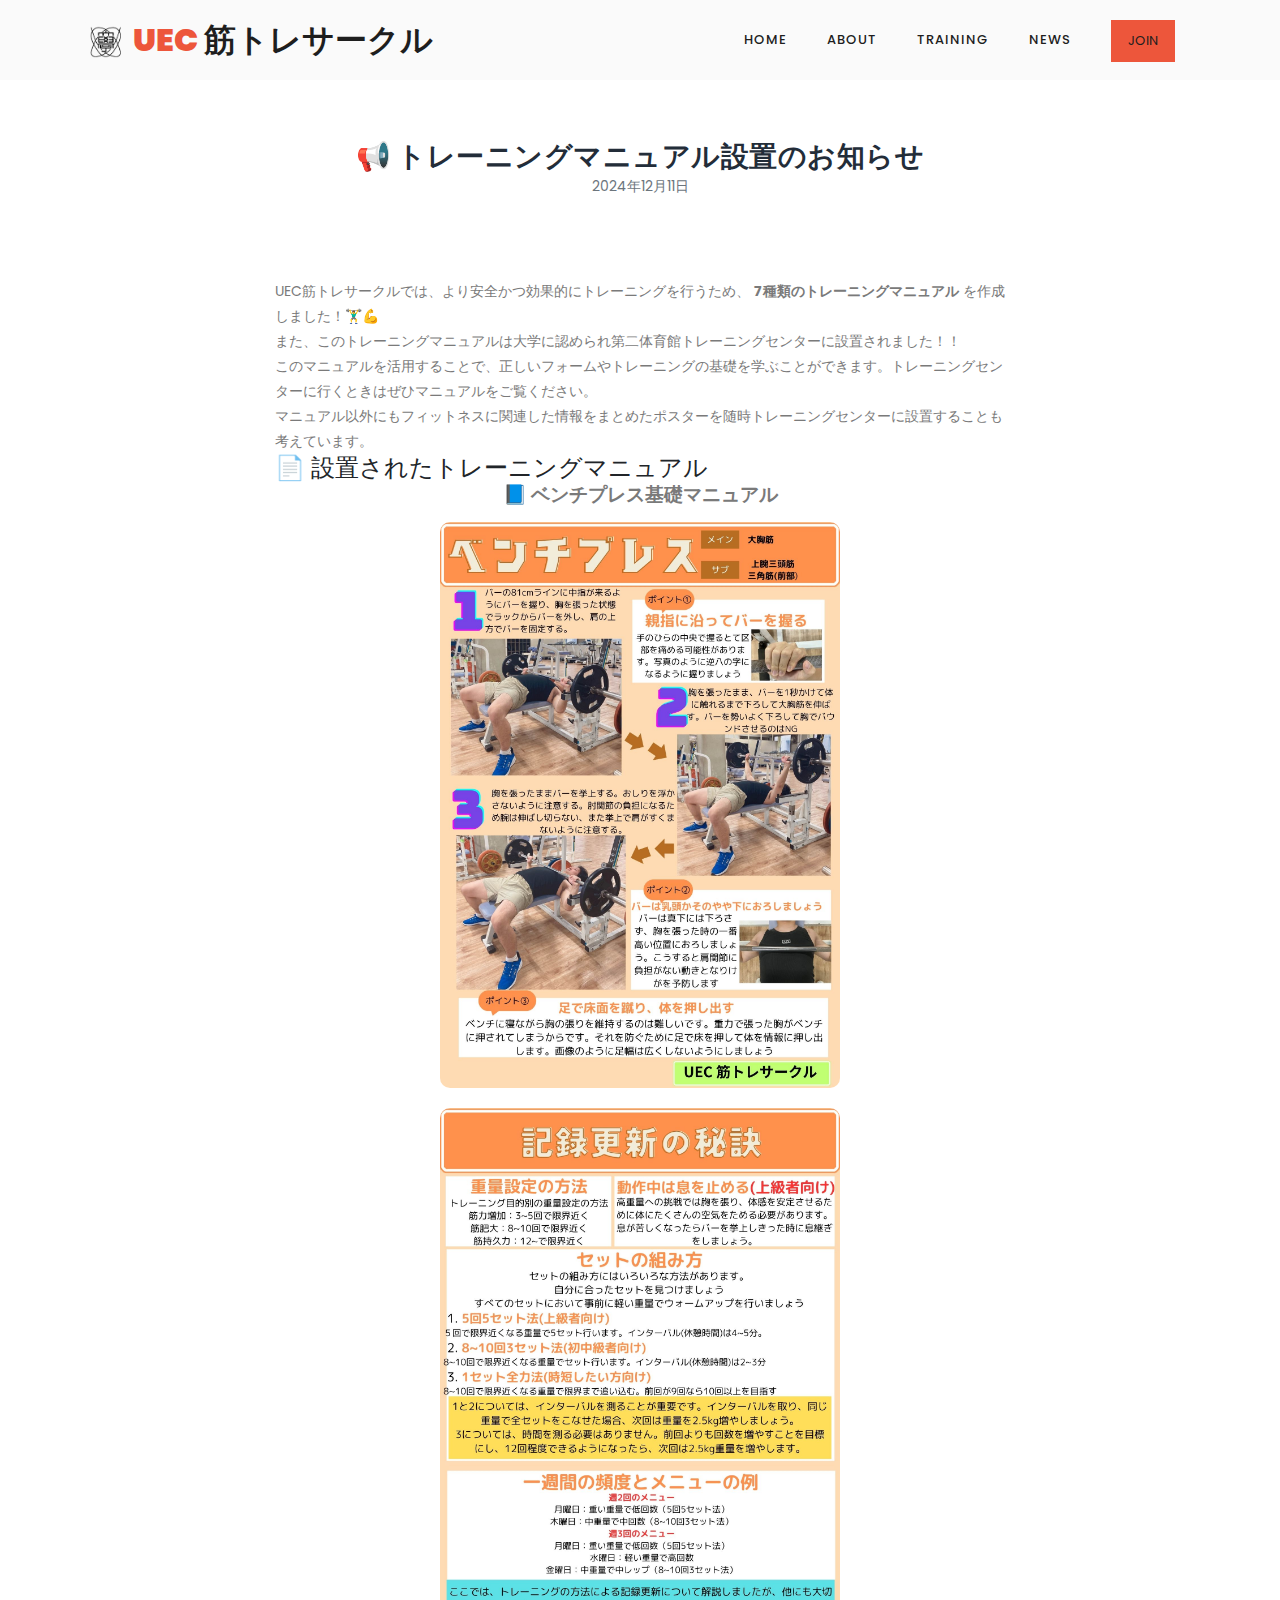
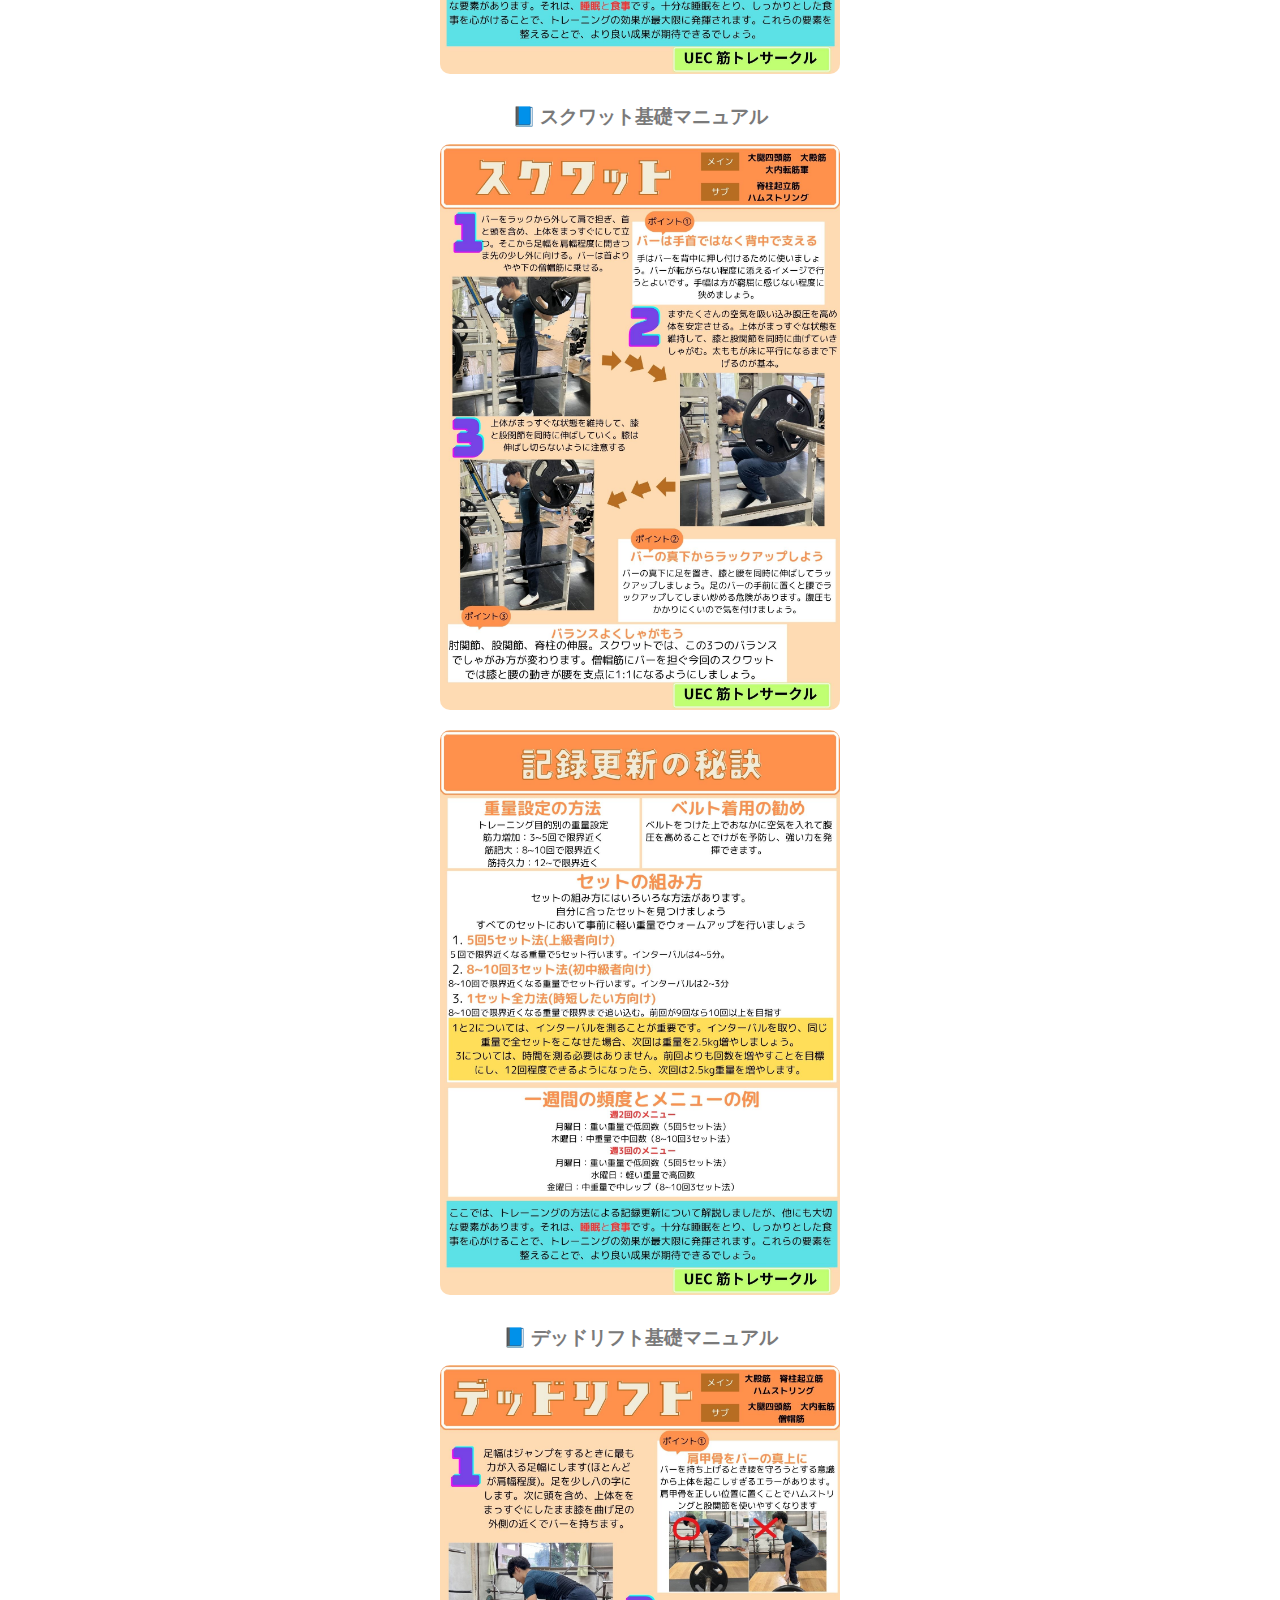
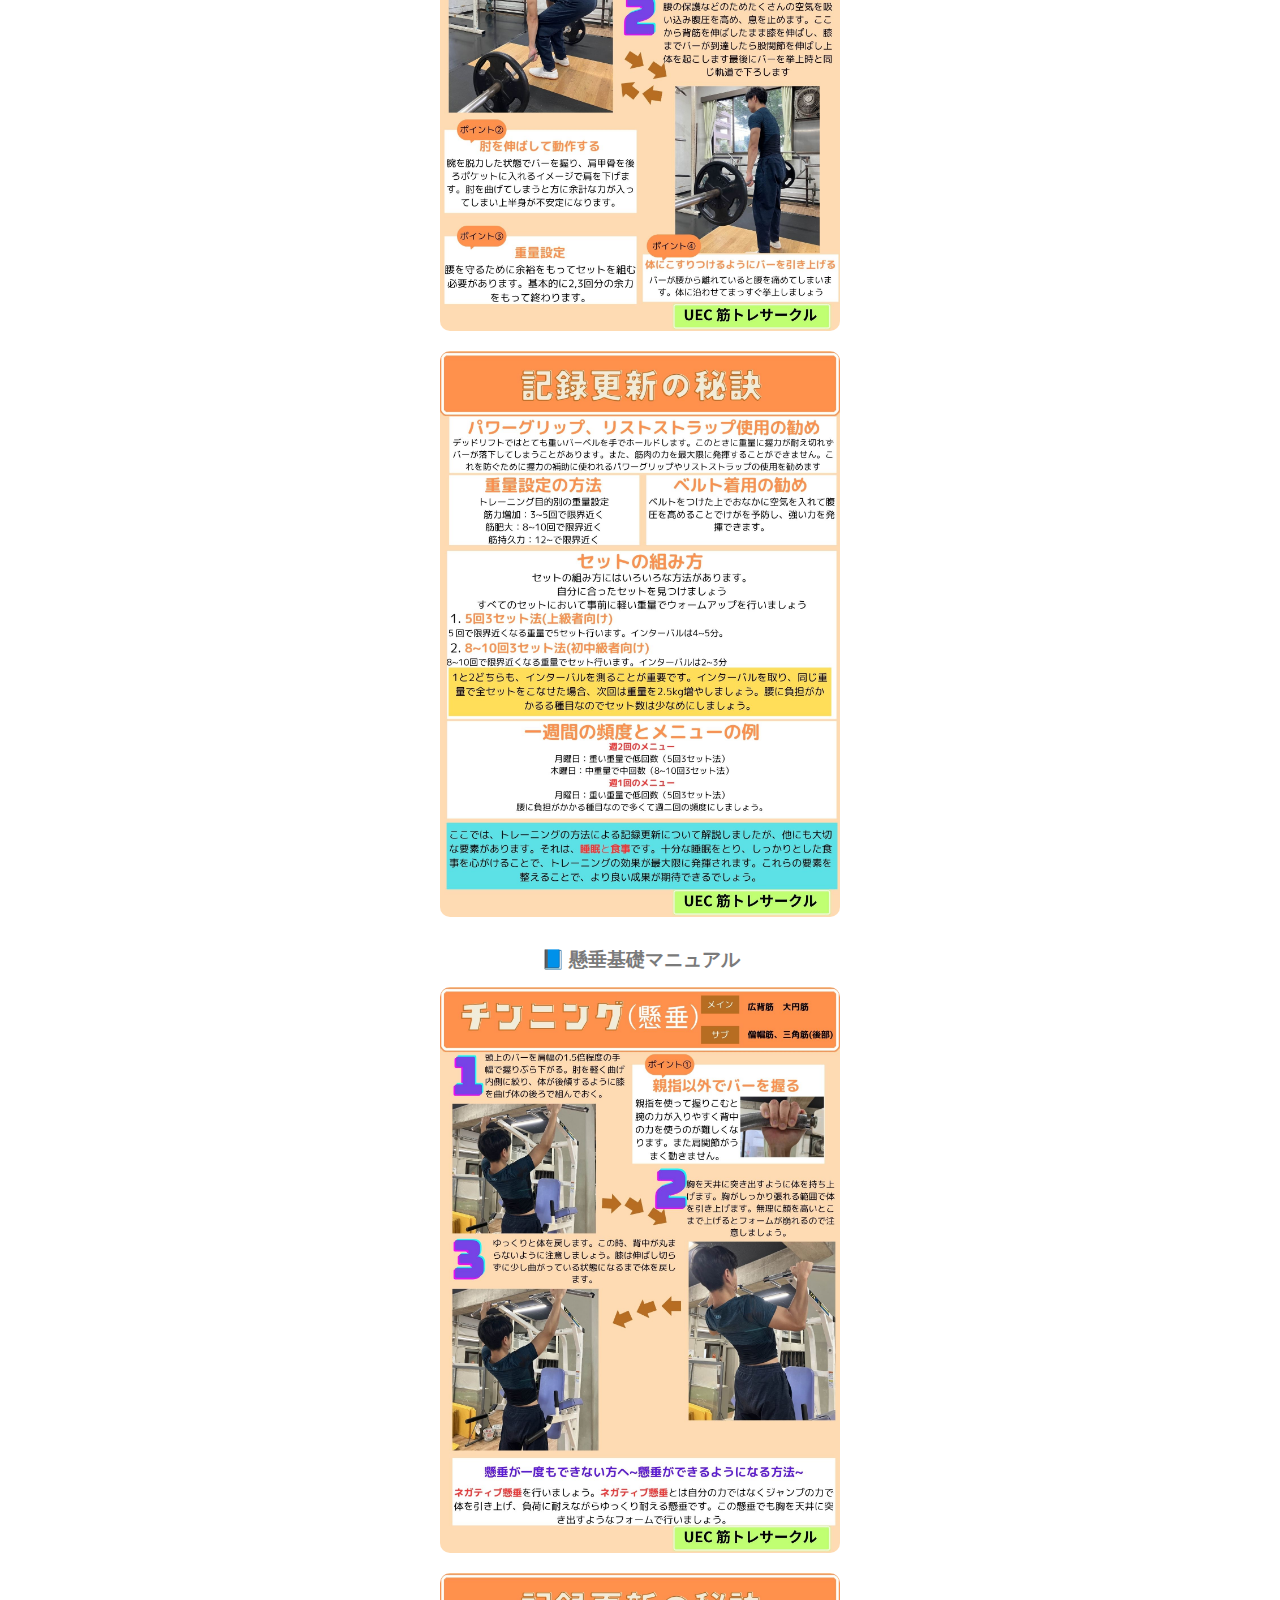
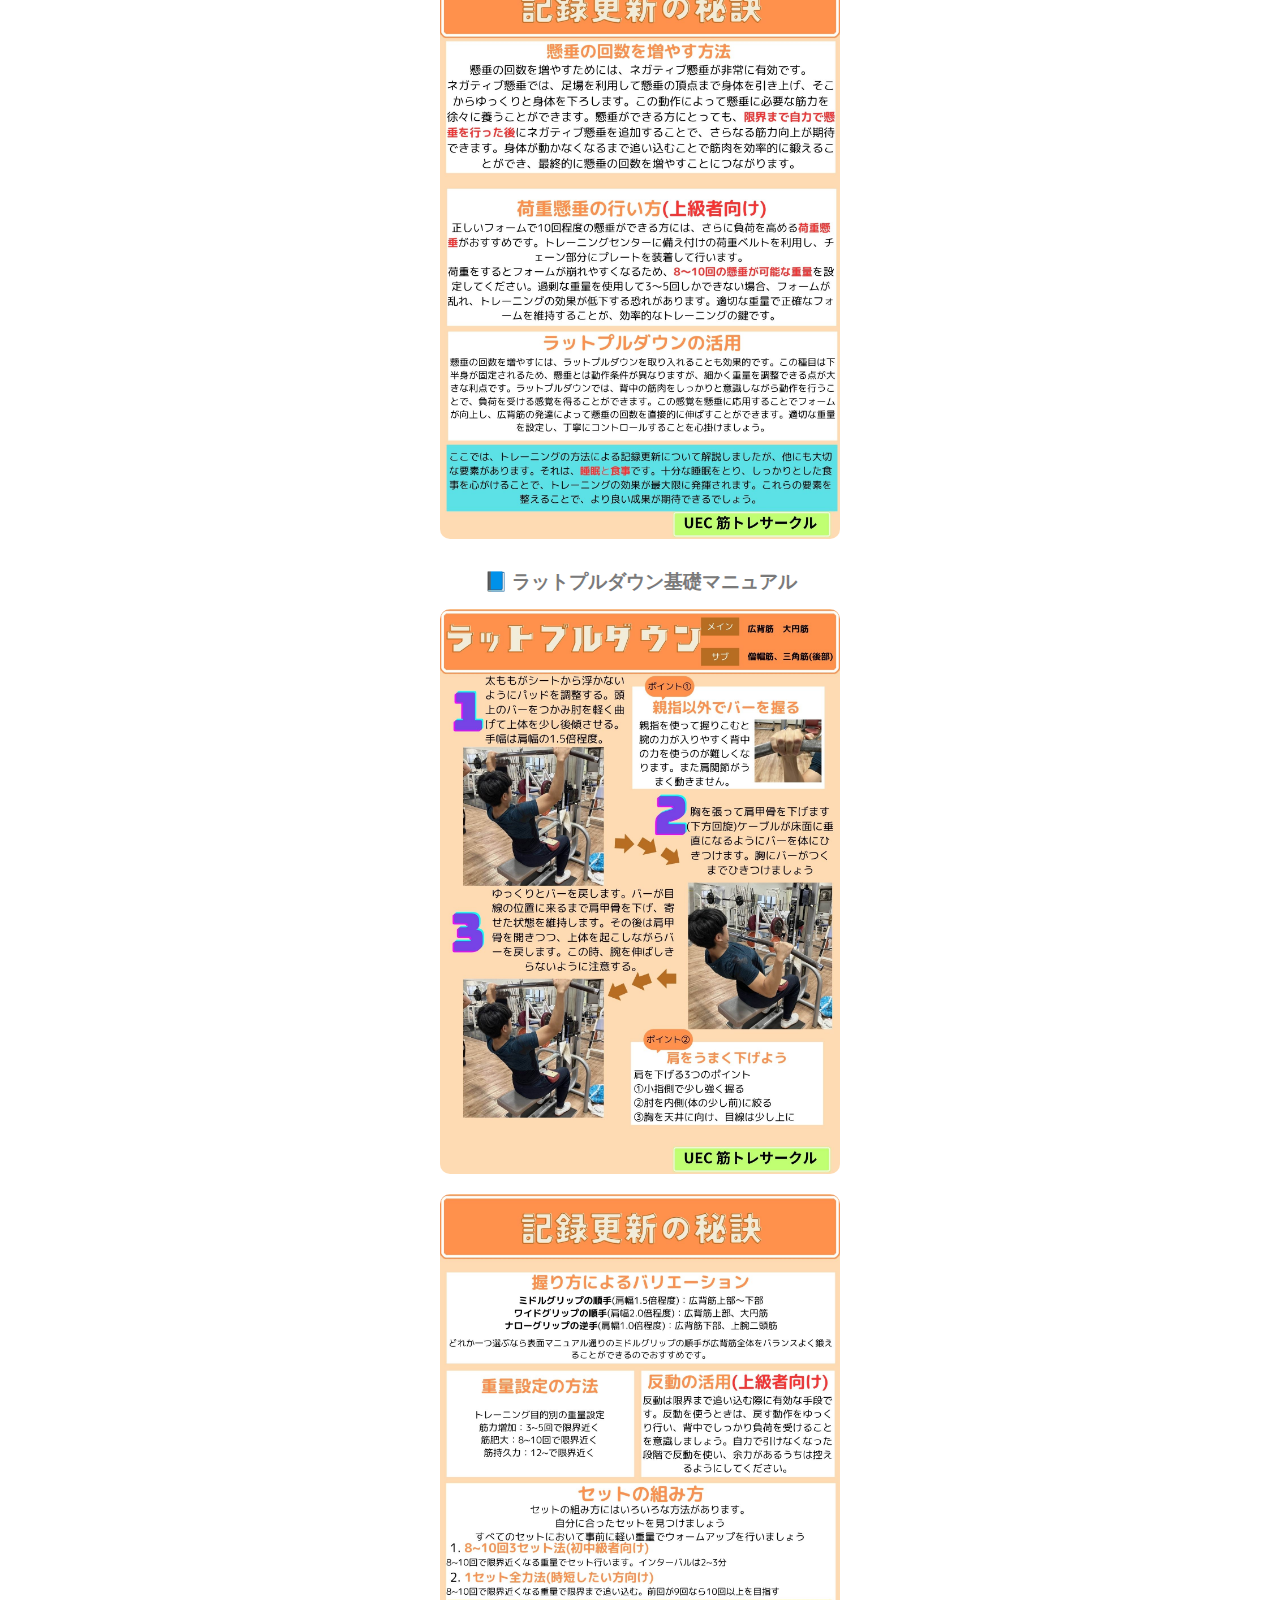
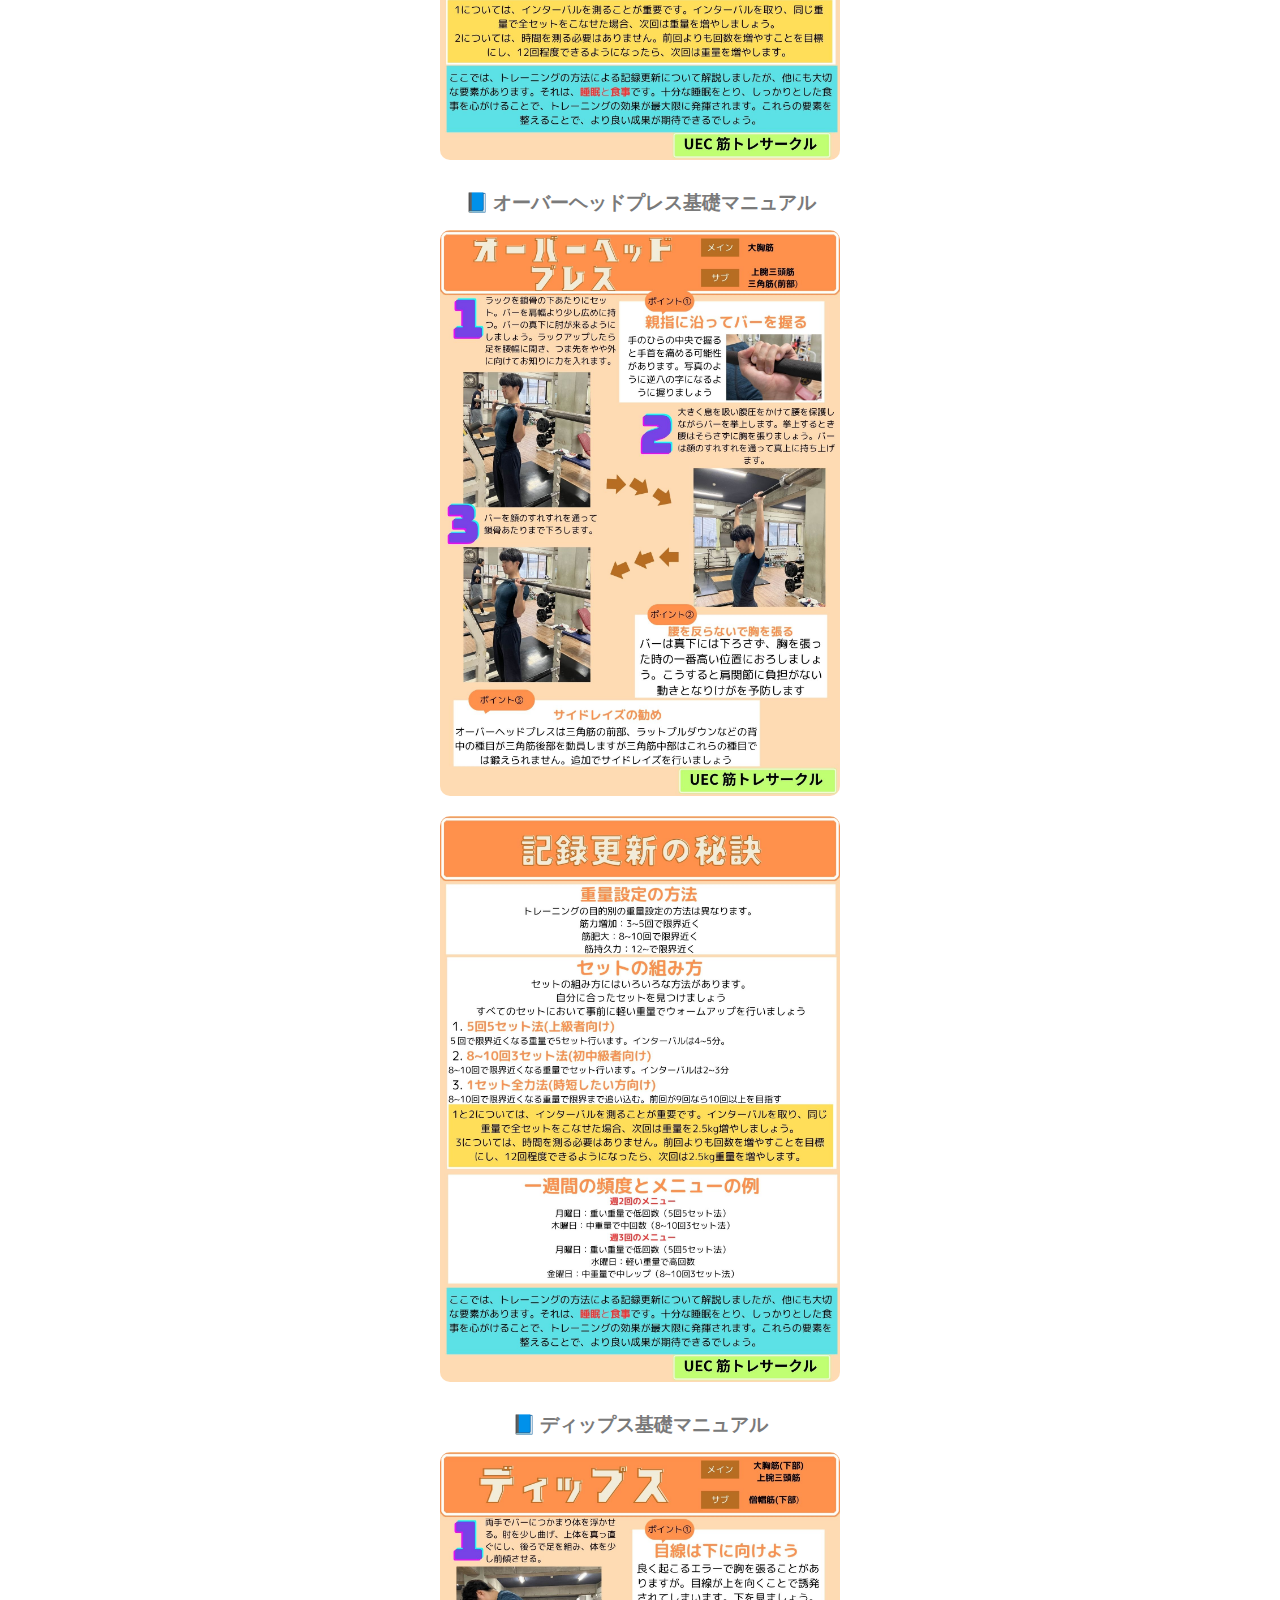
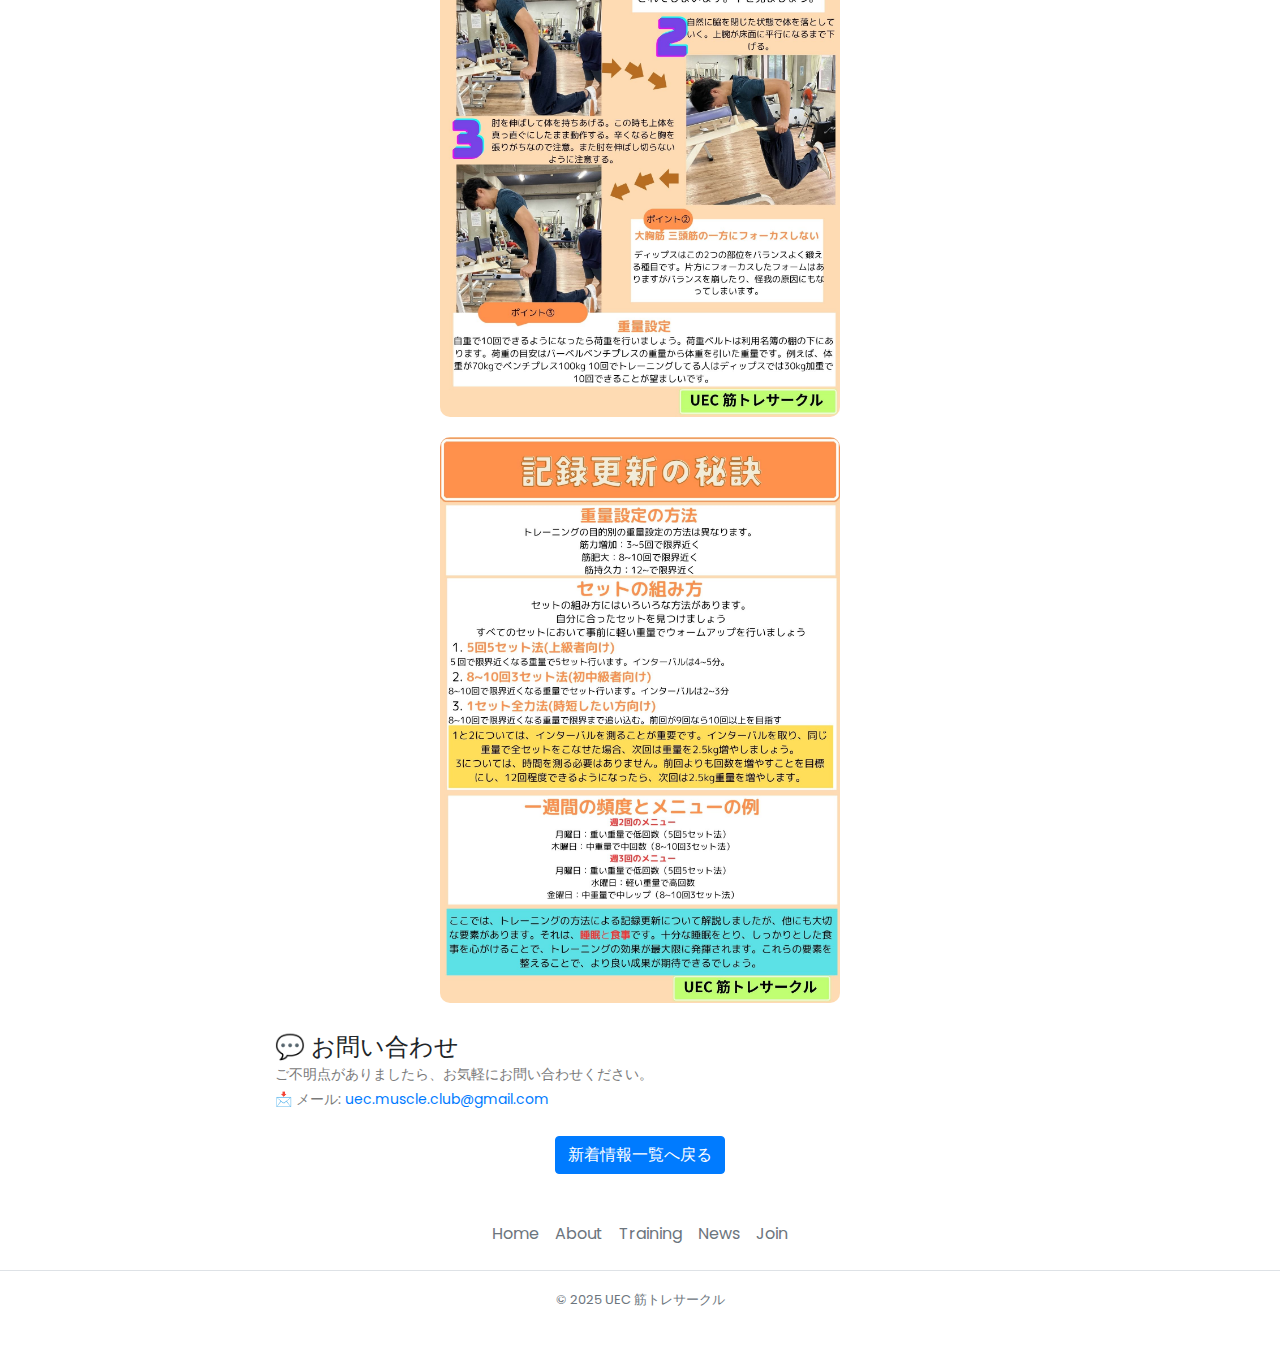
<file: news/post1.html>
<!DOCTYPE html>
<html lang="ja">

<head>
    <meta charset="utf-8">
    <meta name="viewport" content="width=device-width, initial-scale=1, shrink-to-fit=no">
    <meta name="description" content="トレーニングマニュアル設置のお知らせ">
    <meta name="author" content="UEC MUSCLE">
    
    <title>トレーニングマニュアル設置のお知らせ | UEC MUSCLE</title>

    <!-- CSS ファイル -->
    <link rel="stylesheet" type="text/css" href="../assets/css/bootstrap.min.css">
    <link rel="stylesheet" type="text/css" href="../assets/css/font-awesome.css">
    <link rel="stylesheet" href="../assets/css/templatemo-training-studio.css">

    <!-- 画像スタイル -->
    <style>
        .manual-container {
            text-align: center;
            margin-bottom: 30px;
        }
        .manual-title {
            font-weight: bold;
            font-size: 1.2rem;
            margin-bottom: 15px;
        }
        .manual-row {
            display: flex;
            justify-content: center;
            gap: 20px;
            flex-wrap: wrap;
        }
        .manual-img {
            width: 100%;
            max-width: 400px;
            cursor: pointer;
            transition: transform 0.2s;
            border-radius: 10px;
        }
        .manual-img:hover {
            transform: scale(1.05);
        }
    </style>
</head>

<body>

    <!-- ***** ヘッダー ***** -->
    <header class="header-area header-sticky">
        <div class="container">
            <div class="row">
                <div class="col-12">
                    <nav class="main-nav">
                        <a href="../index.html" class="logo">
                            <img src="../assets/images/image1.png" alt="ロゴ" width="50" height="46">
                            <em>UEC</em> 筋トレサークル
                        </a>
                        <ul class="nav">
                            <li class="scroll-to-section"><a href="../index.html">Home</a></li>
                            <li class="scroll-to-section"><a href="../about.html">About</a></li>
                            <li class="scroll-to-section"><a href="../training.html">Training</a></li>
                            <li class="scroll-to-section"><a href="../news.html">NEWS</a></li>
                            <li class="scroll-to-section"><a href="../join.html">Join</a></li>
                        </ul>
                        <a class="menu-trigger"><span>Menu</span></a>
                    </nav>
                </div>
            </div>
        </div>
    </header>

    <!-- ***** メインコンテンツ ***** -->
    <section class="section">
        <div class="container">
            <div class="row justify-content-center">
                <div class="col-md-8">
                    <div class="section-heading text-center">
                        <h2>📢 トレーニングマニュアル設置のお知らせ</h2>
                        <p class="text-muted">2024年12月11日</p>
                    </div>

                    <p>UEC筋トレサークルでは、より安全かつ効果的にトレーニングを行うため、  
                        <strong>7種類のトレーニングマニュアル</strong> を作成しました！🏋️‍♂️💪</p>
                    <p>また、このトレーニングマニュアルは大学に認められ第二体育館トレーニングセンターに設置されました！！</p>


                    <p>このマニュアルを活用することで、正しいフォームやトレーニングの基礎を学ぶことができます。トレーニングセンターに行くときはぜひマニュアルをご覧ください。</p>
                    <p>マニュアル以外にもフィットネスに関連した情報をまとめたポスターを随時トレーニングセンターに設置することも考えています。</p>
                    <h4>📄 設置されたトレーニングマニュアル</h4>

                    <!-- ベンチプレス基礎マニュアル -->
                    <div class="manual-container">
                        <p class="manual-title">📘 ベンチプレス基礎マニュアル</p>
                        <div class="manual-row">
                            <a href="../assets/images/manual/manual1-1.jpg" target="_blank">
                                <img src="../assets/images/manual/manual1-1.jpg" alt="ベンチプレス基礎 1" class="manual-img">
                            </a>
                            <a href="../assets/images/manual/manual1-2.jpg" target="_blank">
                                <img src="../assets/images/manual/manual1-2.jpg" alt="ベンチプレス基礎 2" class="manual-img">
                            </a>
                        </div>
                    </div>

                    <!-- スクワット基礎マニュアル -->
                    <div class="manual-container">
                        <p class="manual-title">📘 スクワット基礎マニュアル</p>
                        <div class="manual-row">
                            <a href="../assets/images/manual/manual2-1.jpg" target="_blank">
                                <img src="../assets/images/manual/manual2-1.jpg" alt="スクワット基礎 1" class="manual-img">
                            </a>
                            <a href="../assets/images/manual/manual2-2.jpg" target="_blank">
                                <img src="../assets/images/manual/manual2-2.jpg" alt="スクワット基礎 2" class="manual-img">
                            </a>
                        </div>
                    </div>

                    <!-- デッドリフト基礎マニュアル -->
                    <div class="manual-container">
                        <p class="manual-title">📘 デッドリフト基礎マニュアル</p>
                        <div class="manual-row">
                            <a href="../assets/images/manual/manual3-1.jpg" target="_blank">
                                <img src="../assets/images/manual/manual3-1.jpg" alt="デッドリフト基礎 1" class="manual-img">
                            </a>
                            <a href="../assets/images/manual/manual3-2.jpg" target="_blank">
                                <img src="../assets/images/manual/manual3-2.jpg" alt="デッドリフト基礎 2" class="manual-img">
                            </a>
                        </div>
                    </div>

                      <!-- 懸垂基礎マニュアル -->
                      <div class="manual-container">
                        <p class="manual-title">📘 懸垂基礎マニュアル</p>
                        <div class="manual-row">
                            <a href="../assets/images/manual/manual4-1.jpg" target="_blank">
                                <img src="../assets/images/manual/manual4-1.jpg" alt="懸垂基礎 1" class="manual-img">
                            </a>
                            <a href="../assets/images/manual/manual4-2.jpg" target="_blank">
                                <img src="../assets/images/manual/manual4-2.jpg" alt="懸垂基礎 2" class="manual-img">
                            </a>
                        </div>
                    </div>

                      <!-- ラットプルダウン基礎マニュアル -->
                      <div class="manual-container">
                        <p class="manual-title">📘 ラットプルダウン基礎マニュアル</p>
                        <div class="manual-row">
                            <a href="../assets/images/manual/manual5-1.jpg" target="_blank">
                                <img src="../assets/images/manual/manual5-1.jpg" alt="ラットプル基礎 1" class="manual-img">
                            </a>
                            <a href="../assets/images/manual/manual5-2.jpg" target="_blank">
                                <img src="../assets/images/manual/manual5-2.jpg" alt="ラットプル基礎 2" class="manual-img">
                            </a>
                        </div>
                    </div>
                    
                     <!-- オーバーヘッドプレス基礎マニュアル -->
                     <div class="manual-container">
                        <p class="manual-title">📘 オーバーヘッドプレス基礎マニュアル</p>
                        <div class="manual-row">
                            <a href="../assets/images/manual/manual6-1.jpg" target="_blank">
                                <img src="../assets/images/manual/manual6-1.jpg" alt="オーバーヘッドプレス基礎 1" class="manual-img">
                            </a>
                            <a href="../assets/images/manual/manual6-2.jpg" target="_blank">
                                <img src="../assets/images/manual/manual6-2.jpg" alt="オーバーヘッドプレス基礎 2" class="manual-img">
                            </a>
                        </div>
                    </div>
                    

                    <!-- ディップス基礎マニュアル -->
                    <div class="manual-container">
                        <p class="manual-title">📘 ディップス基礎マニュアル</p>
                        <div class="manual-row">
                            <a href="../assets/images/manual/manual7-1.jpg" target="_blank">
                                <img src="../assets/images/manual/manual7-1.jpg" alt="ディップス基礎 1" class="manual-img">
                            </a>
                            <a href="../assets/images/manual/manual7-2.jpg" target="_blank">
                                <img src="../assets/images/manual/manual7-2.jpg" alt="ディップス基礎 2" class="manual-img">
                            </a>
                        </div>
                    </div>
                    

                    <!-- ここに他のマニュアルも同じ形式で追加 -->

                    <h4>💬 お問い合わせ</h4>
                    <p>ご不明点がありましたら、お気軽にお問い合わせください。</p>
                    <p>📩 メール: <a href="mailto:uec.muscle.club@gmail.com">uec.muscle.club@gmail.com</a></p>

                    <div class="text-center mt-4">
                        <a href="../index.html#news-section" class="btn btn-primary">新着情報一覧へ戻る</a>
                    </div>

                </div>
            </div>
        </div>
    </section>

    <!-- ***** フッター ***** -->
    <footer class="py-3 my-4">
        <ul class="nav justify-content-center border-bottom pb-3 mb-3">
            <li class="nav-item"><a href="../index.html" class="nav-link px-2 text-muted">Home</a></li>
            <li class="nav-item"><a href="../about.html" class="nav-link px-2 text-muted">About</a></li>
            <li class="nav-item"><a href="../training.html" class="nav-link px-2 text-muted">Training</a></li>
            <li class="nav-item"><a href="../news.html" class="nav-link px-2 text-muted">News</a></li>
            <li class="nav-item"><a href="../join.html" class="nav-link px-2 text-muted">Join</a></li>
        </ul>
        <p class="text-center text-muted">© 2025 UEC 筋トレサークル</p>
    </footer>

</body>
</html>
</file>
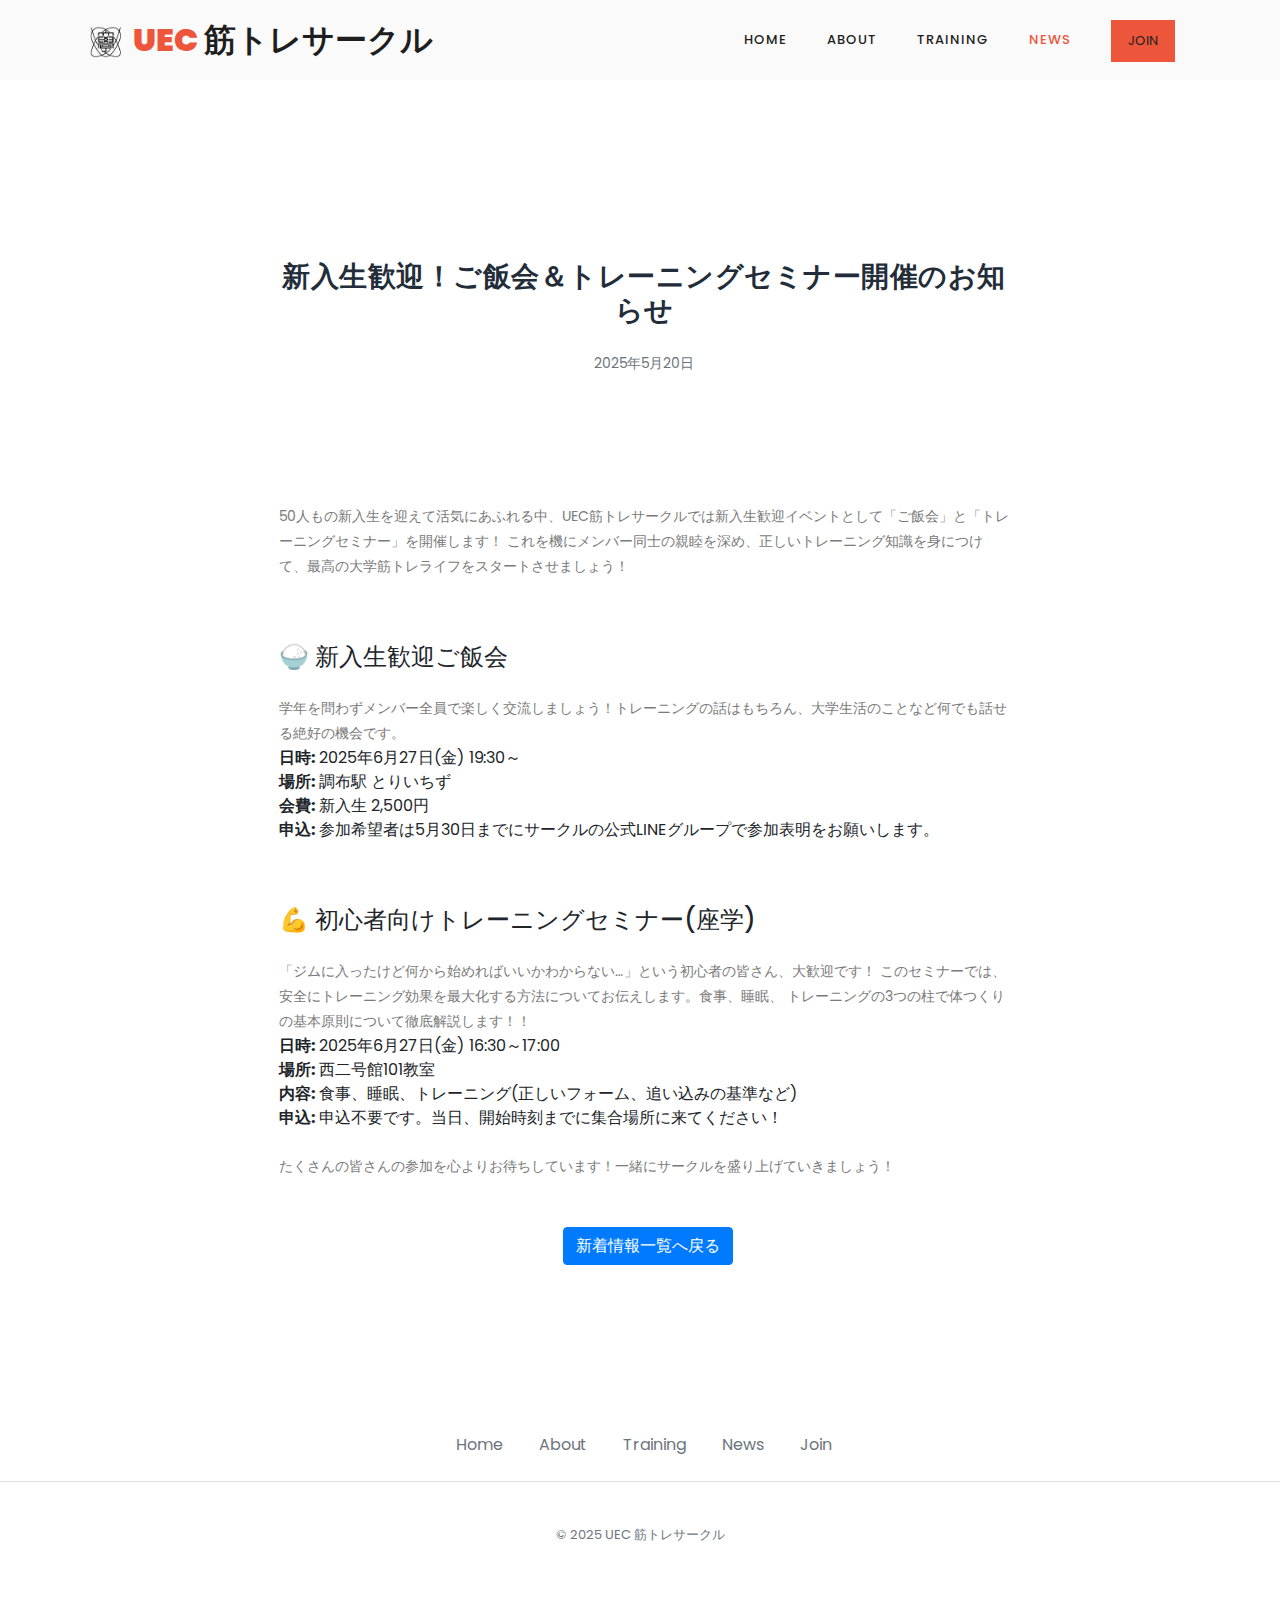
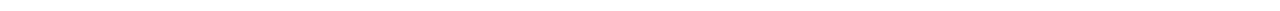
<file: news/post10.html>
<!DOCTYPE html>
<html lang="ja">

<head>
  <meta charset="utf-8">
  <meta name="viewport" content="width=device-width, initial-scale=1, shrink-to-fit=no">
  <meta name="description" content="新入生歓迎のご飯会とトレーニングセミナー開催のお知らせ">
  <meta name="author" content="UEC MUSCLE">

  <title>ご飯会＆トレーニングセミナー開催のお知らせ | UEC MUSCLE</title>

  <link rel="stylesheet" type="text/css" href="../assets/css/bootstrap.min.css">
  <link rel="stylesheet" type="text/css" href="../assets/css/font-awesome.css">
  <link rel="stylesheet" href="../assets/css/templatemo-training-studio.css">
</head>

<body>

  <!-- ヘッダー -->
  <header class="header-area header-sticky">
    <div class="container">
      <div class="row">
        <div class="col-12">
          <nav class="main-nav">
            <a href="../index.html" class="logo">
              <img src="../assets/images/image1.png" alt="ロゴ" width="50" height="46">
              <em>UEC</em> 筋トレサークル
            </a>
            <ul class="nav">
              <li class="scroll-to-section"><a href="../index.html">Home</a></li>
              <li class="scroll-to-section"><a href="../about.html">About</a></li>
              <li class="scroll-to-section"><a href="../training.html">Training</a></li>
              <li class="scroll-to-section"><a href="../news.html" class="active">NEWS</a></li>
              <li class="scroll-to-section"><a href="../join.html">Join</a></li>
            </ul>
            <a class="menu-trigger"><span>Menu</span></a>
          </nav>
        </div>
      </div>
    </div>
  </header>

    <section class="section">
    <div class="container">
      <div class="row justify-content-center">
        <div class="col-md-8">
          <div class="section-heading text-center">
            <h2>新入生歓迎！ご飯会＆トレーニングセミナー開催のお知らせ</h2>
            <p class="text-muted">2025年5月20日</p>
          </div>

          <p>
            50人もの新入生を迎えて活気にあふれる中、UEC筋トレサークルでは新入生歓迎イベントとして「ご飯会」と「トレーニングセミナー」を開催します！
            これを機にメンバー同士の親睦を深め、正しいトレーニング知識を身につけて、最高の大学筋トレライフをスタートさせましょう！
          </p>

          <h4 style="margin-top: 40px;">🍚 新入生歓迎ご飯会</h4>
          <p>
            学年を問わずメンバー全員で楽しく交流しましょう！トレーニングの話はもちろん、大学生活のことなど何でも話せる絶好の機会です。
          </p>
          <ul>
            <li><strong>日時:</strong> 2025年6月27日(金) 19:30～</li>
            <li><strong>場所:</strong> 調布駅 とりいちず</li>
            <li><strong>会費:</strong> 新入生 2,500円 </li>
            <li><strong>申込:</strong> 参加希望者は5月30日までにサークルの公式LINEグループで参加表明をお願いします。</li>
          </ul>

          <h4 style="margin-top: 40px;">💪 初心者向けトレーニングセミナー(座学)</h4>
          <p>
            「ジムに入ったけど何から始めればいいかわからない…」という初心者の皆さん、大歓迎です！
            このセミナーでは、安全にトレーニング効果を最大化する方法についてお伝えします。食事、睡眠、
            トレーニングの3つの柱で体つくりの基本原則について徹底解説します！！

          </p>
          <ul>
            <li><strong>日時:</strong> 2025年6月27日(金) 16:30～17:00</li>
            <li><strong>場所:</strong> 西二号館101教室</li>
            <li><strong>内容:</strong> 食事、睡眠、トレーニング(正しいフォーム、追い込みの基準など)</li>
            <li><strong>申込:</strong> 申込不要です。当日、開始時刻までに集合場所に来てください！</li>
          </ul>

          <p class="mt-4">
            たくさんの皆さんの参加を心よりお待ちしています！一緒にサークルを盛り上げていきましょう！
          </p>

          <div class="text-center mt-4">
            <a href="../index.html#news-section" class="btn btn-primary">新着情報一覧へ戻る</a>
          </div>
        </div>
      </div>
    </div>
  </section>

    <footer class="py-3 my-4">
    <ul class="nav justify-content-center border-bottom pb-3 mb-3">
      <li class="nav-item"><a href="../index.html" class="nav-link px-2 text-muted">Home</a></li>
      <li class="nav-item"><a href="../about.html" class="nav-link px-2 text-muted">About</a></li>
      <li class="nav-item"><a href="../training.html" class="nav-link px-2 text-muted">Training</a></li>
      <li class="nav-item"><a href="../news.html" class="nav-link px-2 text-muted">News</a></li>
      <li class="nav-item"><a href="../join.html" class="nav-link px-2 text-muted">Join</a></li>
    </ul>
    <p class="text-center text-muted">© 2025 UEC 筋トレサークル</p>
  </footer>

</body>
</html>
</file>
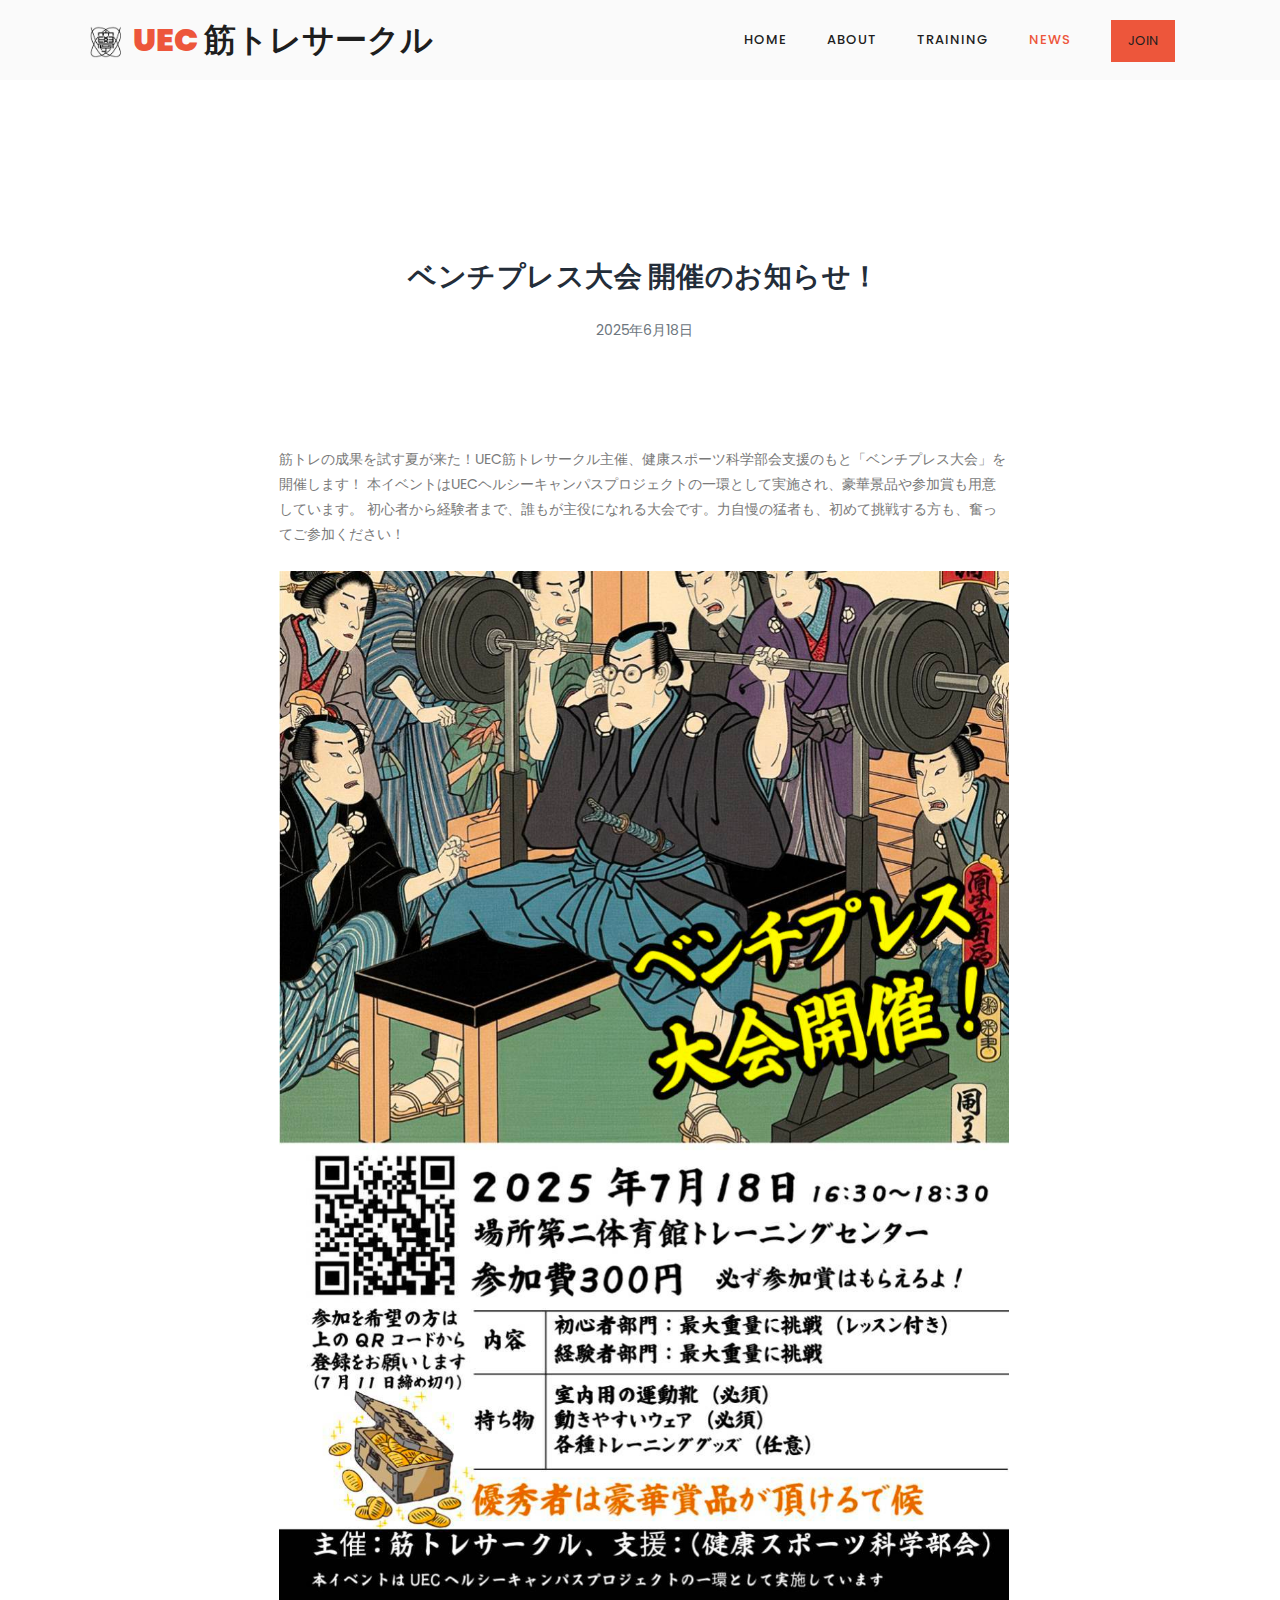
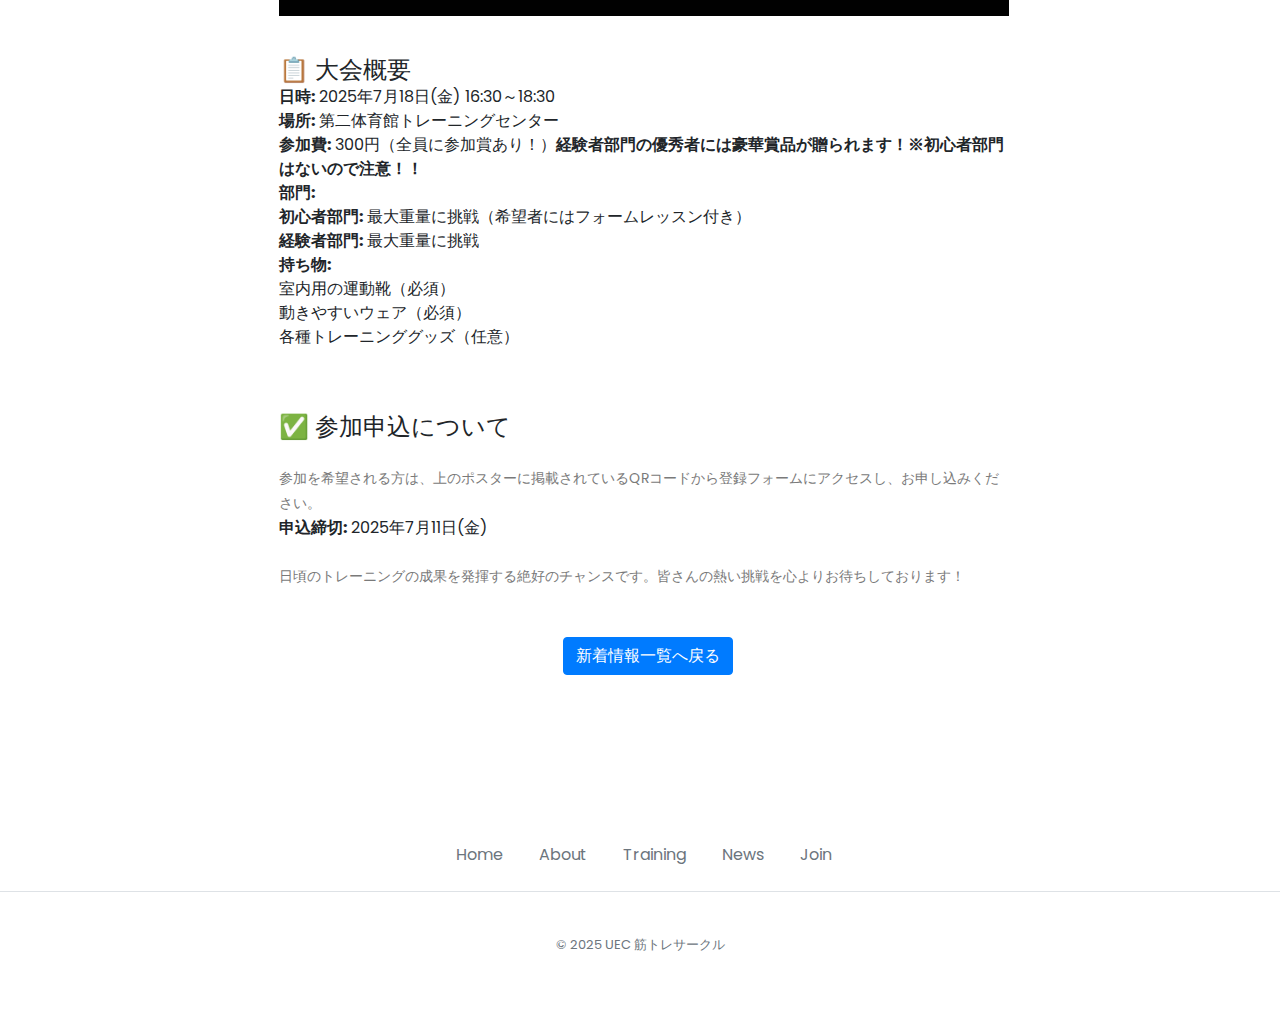
<file: news/post11.html>
<!DOCTYPE html>
<html lang="ja">

<head>
  <meta charset="utf-8">
  <meta name="viewport" content="width=device-width, initial-scale=1, shrink-to-fit=no">
  <meta name="description" content="筋トレサークル主催のベンチプレス大会開催のお知らせ">
  <meta name="author" content="UEC MUSCLE">

  <title>ベンチプレス大会開催のお知らせ | UEC MUSCLE</title>

    <link rel="stylesheet" type="text/css" href="../assets/css/bootstrap.min.css">
  <link rel="stylesheet" type="text/css" href="../assets/css/font-awesome.css">
  <link rel="stylesheet" href="../assets/css/templatemo-training-studio.css">
</head>

<body>

  <!-- ヘッダー -->
  <header class="header-area header-sticky">
    <div class="container">
      <div class="row">
        <div class="col-12">
          <nav class="main-nav">
            <a href="../index.html" class="logo">
              <img src="../assets/images/image1.png" alt="ロゴ" width="50" height="46">
              <em>UEC</em> 筋トレサークル
            </a>
            <ul class="nav">
              <li class="scroll-to-section"><a href="../index.html">Home</a></li>
              <li class="scroll-to-section"><a href="../about.html">About</a></li>
              <li class="scroll-to-section"><a href="../training.html">Training</a></li>
              <li class="scroll-to-section"><a href="../news.html" class="active">NEWS</a></li>
              <li class="scroll-to-section"><a href="../join.html">Join</a></li>
            </ul>
            <a class="menu-trigger"><span>Menu</span></a>
          </nav>
        </div>
      </div>
    </div>
  </header>

    <section class="section">
    <div class="container">
      <div class="row justify-content-center">
        <div class="col-md-8">
          <div class="section-heading text-center">
            <h2>ベンチプレス大会 開催のお知らせ！</h2>
            <p class="text-muted">2025年6月18日</p>
          </div>

          <p>
            筋トレの成果を試す夏が来た！UEC筋トレサークル主催、健康スポーツ科学部会支援のもと「ベンチプレス大会」を開催します！
            本イベントはUECヘルシーキャンパスプロジェクトの一環として実施され、豪華景品や参加賞も用意しています。
            初心者から経験者まで、誰もが主役になれる大会です。力自慢の猛者も、初めて挑戦する方も、奮ってご参加ください！
          </p>

          <div class="text-center my-4">
            <img src="../assets/images/2025年ベンチプレス大会/ベンチ大会ポスター.jpg" class="img-fluid" alt="ベンチプレス大会ポスター">
          </div>

          <h4 style="margin-top: 40px;">📋 大会概要</h4>
          <ul>
            <li><strong>日時:</strong> 2025年7月18日(金) 16:30～18:30</li>
            <li><strong>場所:</strong> 第二体育館トレーニングセンター</li>
            <li><strong>参加費:</strong> 300円（全員に参加賞あり！）<strong>経験者部門の優秀者には豪華賞品が贈られます！※初心者部門はないので注意！！</strong></li>
            <li><strong>部門:</strong>
                <ul>
                    <li><strong>初心者部門:</strong> 最大重量に挑戦（希望者にはフォームレッスン付き）</li>
                    <li><strong>経験者部門:</strong> 最大重量に挑戦</li>
                </ul>
            </li>
            <li><strong>持ち物:</strong>
                <ul>
                    <li>室内用の運動靴（必須）</li>
                    <li>動きやすいウェア（必須）</li>
                    <li>各種トレーニンググッズ（任意）</li>
                </ul>
            </li>
          </ul>

          <h4 style="margin-top: 40px;">✅ 参加申込について</h4>
          <p>
            参加を希望される方は、上のポスターに掲載されているQRコードから登録フォームにアクセスし、お申し込みください。
          </p>
          <ul>
            <li><strong>申込締切:</strong> 2025年7月11日(金)</li>
          </ul>
          
          <p class="mt-4">
            日頃のトレーニングの成果を発揮する絶好のチャンスです。皆さんの熱い挑戦を心よりお待ちしております！
          </p>

          <div class="text-center mt-4">
            <a href="../index.html#news-section" class="btn btn-primary">新着情報一覧へ戻る</a>
          </div>
        </div>
      </div>
    </div>
  </section>

    <footer class="py-3 my-4">
    <ul class="nav justify-content-center border-bottom pb-3 mb-3">
      <li class="nav-item"><a href="../index.html" class="nav-link px-2 text-muted">Home</a></li>
      <li class="nav-item"><a href="../about.html" class="nav-link px-2 text-muted">About</a></li>
      <li class="nav-item"><a href="../training.html" class="nav-link px-2 text-muted">Training</a></li>
      <li class="nav-item"><a href="../news.html" class="nav-link px-2 text-muted">News</a></li>
      <li class="nav-item"><a href="../join.html" class="nav-link px-2 text-muted">Join</a></li>
    </ul>
    <p class="text-center text-muted">© 2025 UEC 筋トレサークル</p>
  </footer>

</body>
</html>
</file>
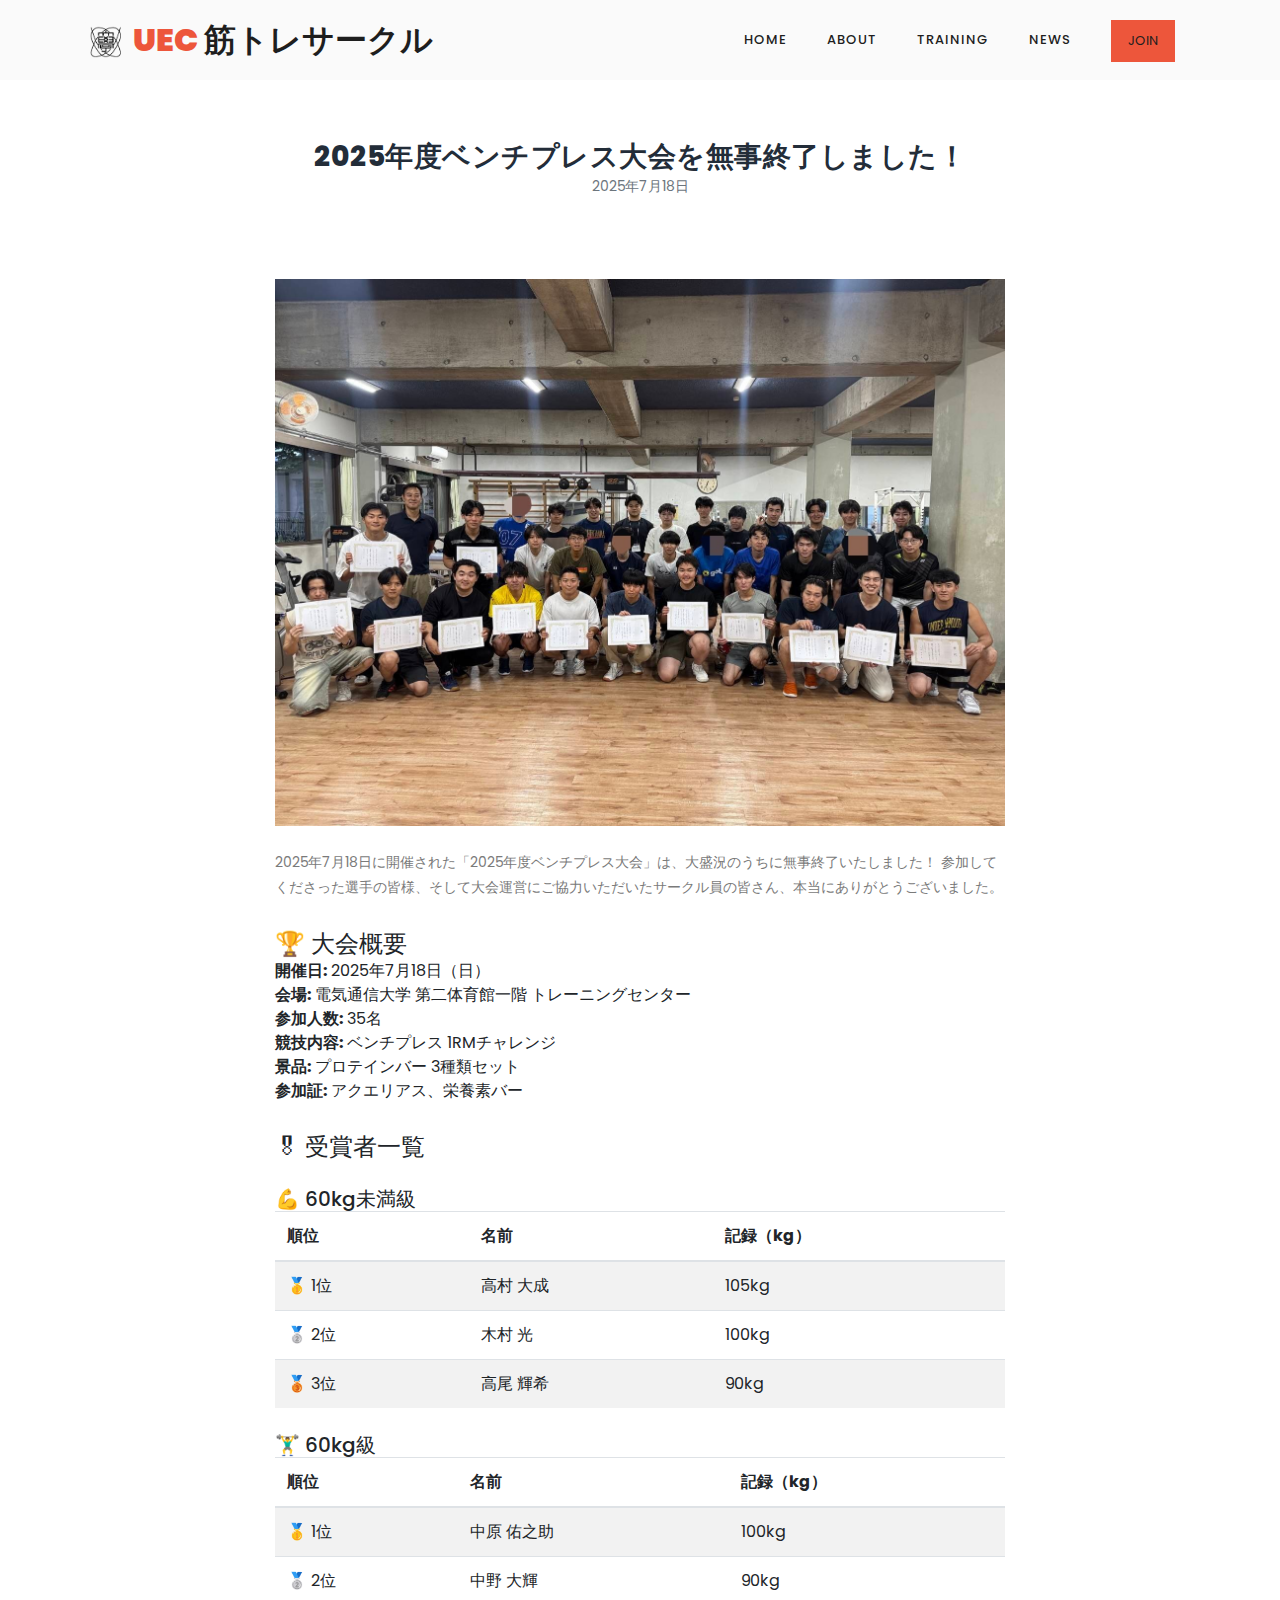
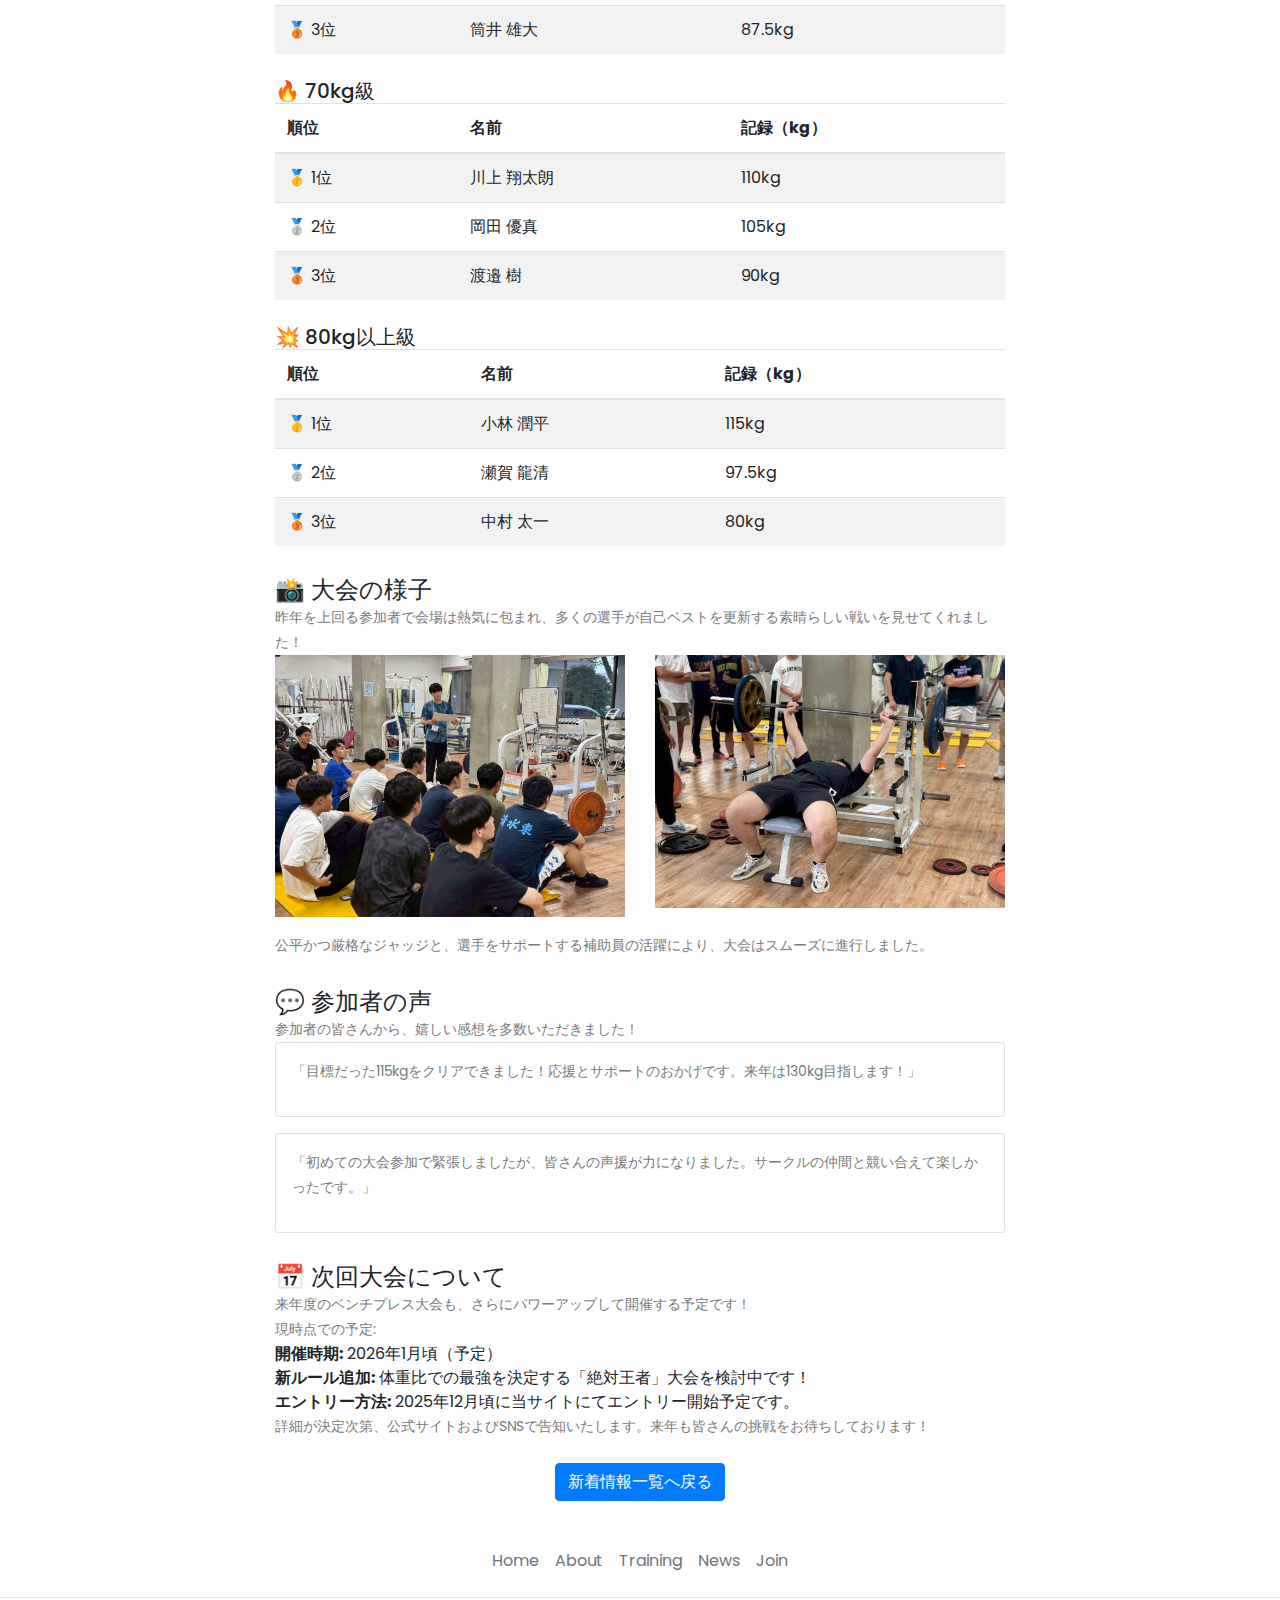
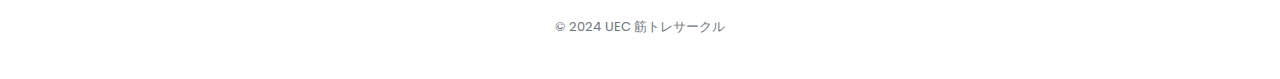
<file: news/post12.html>
<!DOCTYPE html>
<html lang="ja">

<head>
    <meta charset="utf-8">
    <meta name="viewport" content="width=device-width, initial-scale=1, shrink-to-fit=no">
    <meta name="description" content="2025年度ベンチプレス大会の終了報告">
    <meta name="author" content="UEC MUSCLE">
    
    <title>2025年度ベンチプレス大会 終了報告 | UEC MUSCLE</title>

    <!-- CSS ファイル -->
    <link rel="stylesheet" type="text/css" href="../assets/css/bootstrap.min.css">
    <link rel="stylesheet" type="text/css" href="../assets/css/font-awesome.css">
    <link rel="stylesheet" href="../assets/css/templatemo-training-studio.css">
</head>

<body>

<body>

    <header class="header-area header-sticky">
        <div class="container">
            <div class="row">
                <div class="col-12">
                    <nav class="main-nav">
                        <a href="../index.html" class="logo">
                            <img src="../assets/images/image1.png" alt="ロゴ" width="50" height="46">
                            <em>UEC</em> 筋トレサークル
                        </a>
                        <ul class="nav">
                            <li class="scroll-to-section"><a href="../index.html">Home</a></li>
                            <li class="scroll-to-section"><a href="../about.html">About</a></li>
                            <li class="scroll-to-section"><a href="../training.html">Training</a></li>
                            <li class="scroll-to-section"><a href="../news.html">NEWS</a></li>
                            <li class="scroll-to-section"><a href="../join.html">Join</a></li>
                        </ul>
                        <a class="menu-trigger"><span>Menu</span></a>
                    </nav>
                </div>
            </div>
        </div>
    </header>

    <section class="section">
        <div class="container">
            <div class="row justify-content-center">
                <div class="col-md-8">
                    <div class="section-heading text-center">
                        <h2>2025年度ベンチプレス大会を無事終了しました！</h2>
                        <p class="text-muted">2025年7月18日</p>
                    </div>

                    <img src="../assets/images/2025年ベンチプレス大会/2025ベンチプレス大会集合写真.jpg" alt="2025年度ベンチプレス大会集合写真" class="img-fluid mb-4">

                    <p>2025年7月18日に開催された「2025年度ベンチプレス大会」は、大盛況のうちに無事終了いたしました！
                        参加してくださった選手の皆様、そして大会運営にご協力いただいたサークル員の皆さん、本当にありがとうございました。</p>

                    <h4 style="margin-top: 30px;">🏆 大会概要</h4>
                    <ul>
                        <li><strong>開催日:</strong> 2025年7月18日（日）</li>
                        <li><strong>会場:</strong> 電気通信大学 第二体育館一階 トレーニングセンター</li>
                        <li><strong>参加人数:</strong> 35名</li>
                        <li><strong>競技内容:</strong> ベンチプレス 1RMチャレンジ</li>
                        <li><strong>景品:</strong> プロテインバー 3種類セット</li>
                        <li><strong>参加証:</strong> アクエリアス、栄養素バー</li>
                    </ul>

                    <h4 style="margin-top: 30px;">🎖 受賞者一覧</h4>
                    <h5 style="margin-top: 25px;">💪 60kg未満級</h5>
                    <table class="table table-striped">
                        <thead>
                            <tr>
                                <th>順位</th>
                                <th>名前</th>
                                <th>記録（kg）</th>
                            </tr>
                        </thead>
                        <tbody>
                            <tr>
                                <td>🥇 1位</td>
                                <td>高村 大成</td>
                                <td>105kg</td>
                            </tr>
                            <tr>
                                <td>🥈 2位</td>
                                <td>木村 光</td>
                                <td>100kg</td>
                            </tr>
                              <tr>
                                <td>🥉 3位</td>
                                <td>高尾 輝希</td>
                                <td>90kg</td>
                            </tr>
                        </tbody>
                    </table>

                    <h5 style="margin-top: 25px;">🏋️‍♂️ 60kg級</h5>
                    <table class="table table-striped">
                        <thead>
                            <tr>
                                <th>順位</th>
                                <th>名前</th>
                                <th>記録（kg）</th>
                            </tr>
                        </thead>
                        <tbody>
                            <tr>
                                <td>🥇 1位</td>
                                <td>中原 佑之助</td>
                                <td>100kg</td>
                            </tr>
                            <tr>
                                <td>🥈 2位</td>
                                <td>中野 大輝</td>
                                <td>90kg</td>
                            </tr>
                            <tr>
                                <td>🥉 3位</td>
                                <td>筒井 雄大</td>
                                <td>87.5kg</td>
                            </tr>
                        </tbody>
                    </table>

                    <h5 style="margin-top: 25px;">🔥 70kg級</h5>
                    <table class="table table-striped">
                        <thead>
                            <tr>
                                <th>順位</th>
                                <th>名前</th>
                                <th>記録（kg）</th>
                            </tr>
                        </thead>
                        <tbody>
                            <tr>
                                <td>🥇 1位</td>
                                <td>川上 翔太朗</td>
                                <td>110kg</td>
                            </tr>
                            <tr>
                                <td>🥈 2位</td>
                                <td>岡田 優真</td>
                                <td>105kg</td>
                            </tr>
                            <tr>
                                <td>🥉 3位</td>
                                <td>渡邉 樹</td>
                                <td>90kg</td>
                            </tr>
                        </tbody>
                    </table>

                    <h5 style="margin-top: 25px;">💥 80kg以上級</h5>
                    <table class="table table-striped">
                        <thead>
                            <tr>
                                <th>順位</th>
                                <th>名前</th>
                                <th>記録（kg）</th>
                            </tr>
                        </thead>
                        <tbody>
                            <tr>
                                <td>🥇 1位</td>
                                <td>小林 潤平</td>
                                <td>115kg</td>
                            </tr>
                            <tr>
                                <td>🥈 2位</td>
                                <td>瀬賀 龍清</td>
                                <td>97.5kg</td>
                            </tr>
                            <tr>
                                <td>🥉 3位</td>
                                <td>中村 太一</td>
                                <td>80kg</td>
                            </tr>
                        </tbody>
                    </table>


                    <h4 style="margin-top: 30px;">📸 大会の様子</h4>
                    <p>昨年を上回る参加者で会場は熱気に包まれ、多くの選手が自己ベストを更新する素晴らしい戦いを見せてくれました！</p>
                    <div class="row">
                        <div class="col-md-6">
                            <img src="../assets/images/2025年ベンチプレス大会/ベンチプレス大会司会進行.jpg" alt="2025年度大会の様子1" class="img-fluid mb-3">
                        </div>
                        <div class="col-md-6">
                            <img src="../assets/images/2025年ベンチプレス大会/試技風景.jpg" alt="2025年度大会の様子2" class="img-fluid mb-3">
                        </div>
                    </div>
                    <p>公平かつ厳格なジャッジと、選手をサポートする補助員の活躍により、大会はスムーズに進行しました。</p>

                    <h4 style="margin-top: 30px;">💬 参加者の声</h4>
                    <p>参加者の皆さんから、嬉しい感想を多数いただきました！</p>
                    <div class="card p-3 mb-3">
                        <blockquote class="blockquote">
                            <p>「目標だった115kgをクリアできました！応援とサポートのおかげです。来年は130kg目指します！」</p>
                        </blockquote>
                    </div>
                    <div class="card p-3 mb-3">
                        <blockquote class="blockquote">
                            <p>「初めての大会参加で緊張しましたが、皆さんの声援が力になりました。サークルの仲間と競い合えて楽しかったです。」</p>
                        </blockquote>
                    </div>
                  

                    <h4 style="margin-top: 30px;">📅 次回大会について</h4>
                    <p>来年度のベンチプレス大会も、さらにパワーアップして開催する予定です！</p>
                    <p>現時点での予定:</p>
                    <ul>
                        <li><strong>開催時期:</strong> 2026年1月頃（予定）</li>
                        <li><strong>新ルール追加:</strong> 体重比での最強を決定する「絶対王者」大会を検討中です！</li>
                        <li><strong>エントリー方法:</strong> 2025年12月頃に当サイトにてエントリー開始予定です。</li>
                    </ul>
                    <p>詳細が決定次第、公式サイトおよびSNSで告知いたします。来年も皆さんの挑戦をお待ちしております！</p>

                    <div class="text-center mt-4">
                        <a href="../news.html" class="btn btn-primary">新着情報一覧へ戻る</a>
                    </div>
                </div>
            </div>
        </div>
    </section>

    <footer class="py-3 my-4">
        <ul class="nav justify-content-center border-bottom pb-3 mb-3">
            <li class="nav-item"><a href="../index.html" class="nav-link px-2 text-muted">Home</a></li>
            <li class="nav-item"><a href="../about.html" class="nav-link px-2 text-muted">About</a></li>
            <li class="nav-item"><a href="../training.html" class="nav-link px-2 text-muted">Training</a></li>
            <li class="nav-item"><a href="../news.html" class="nav-link px-2 text-muted">News</a></li>
            <li class="nav-item"><a href="../join.html" class="nav-link px-2 text-muted">Join</a></li>
        </ul>
        <p class="text-center text-muted">© 2024 UEC 筋トレサークル</p>
    </footer>

</body>
</html>
</file>
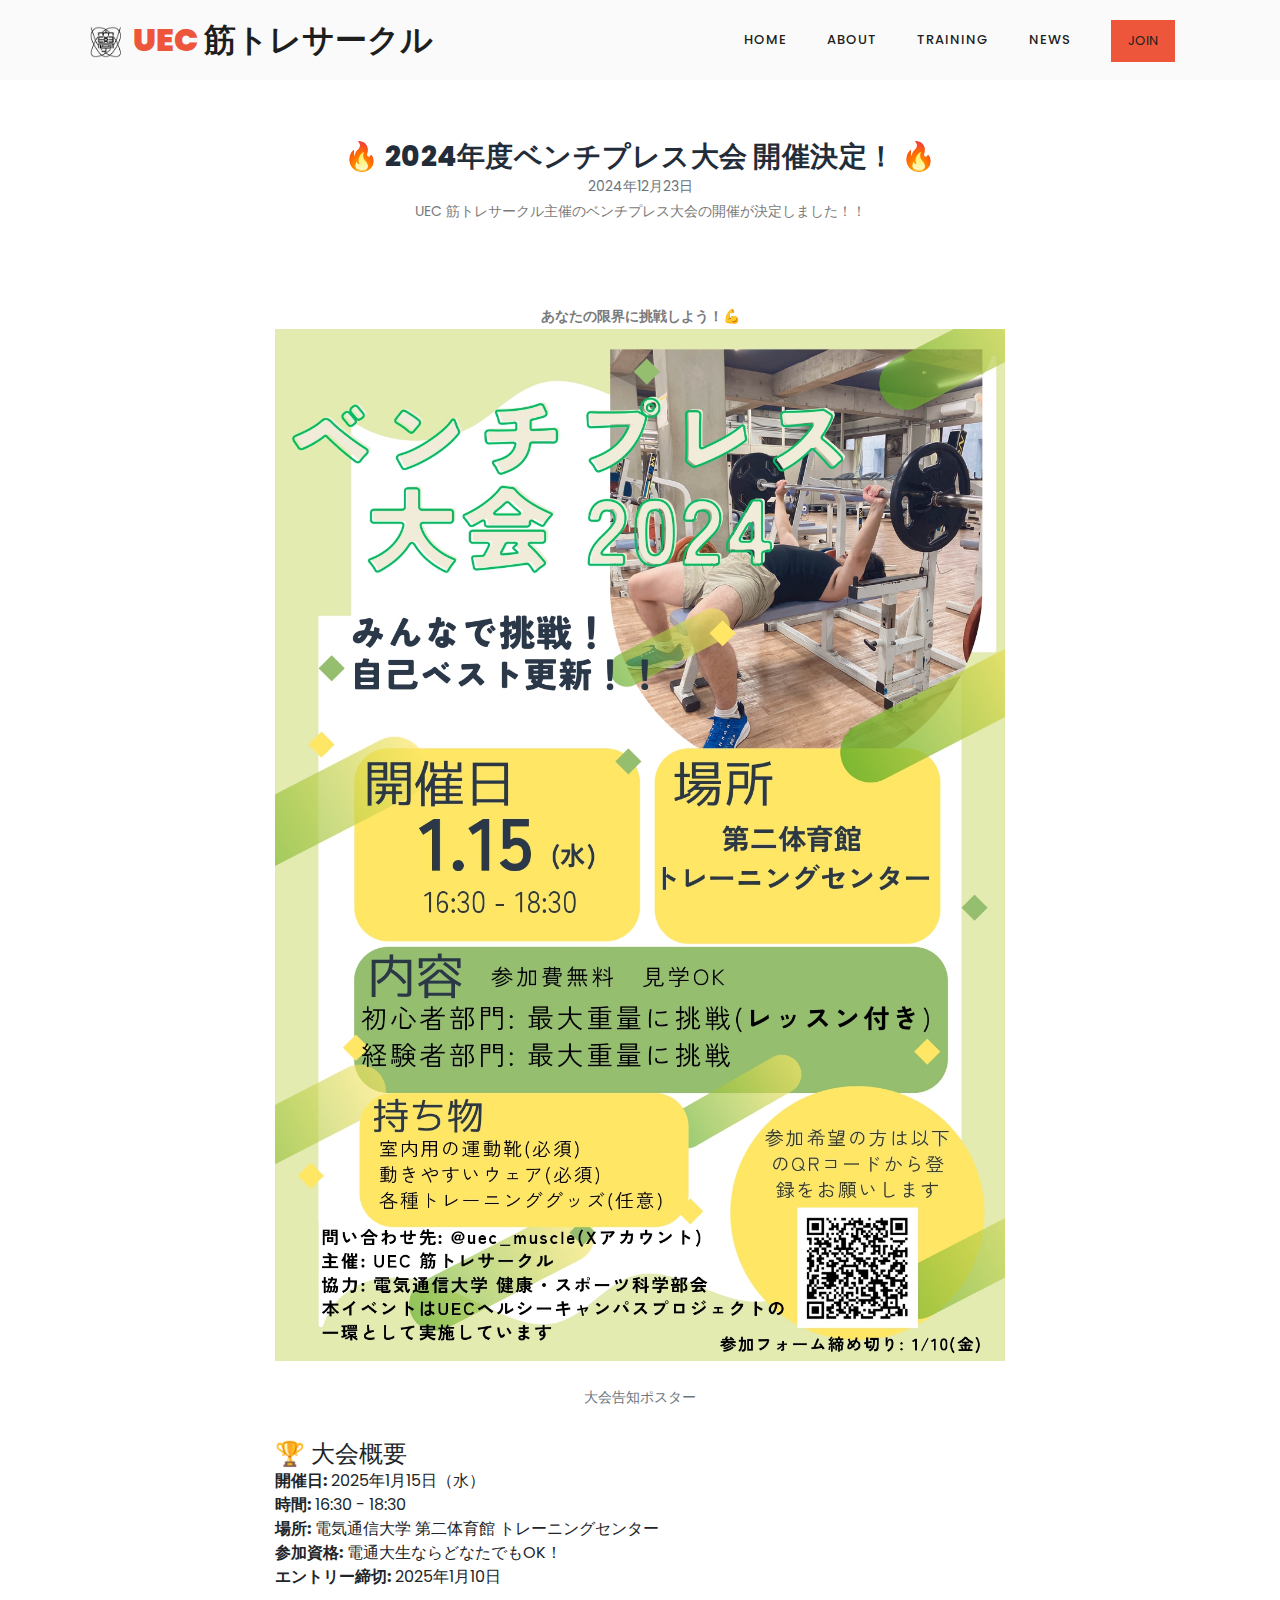
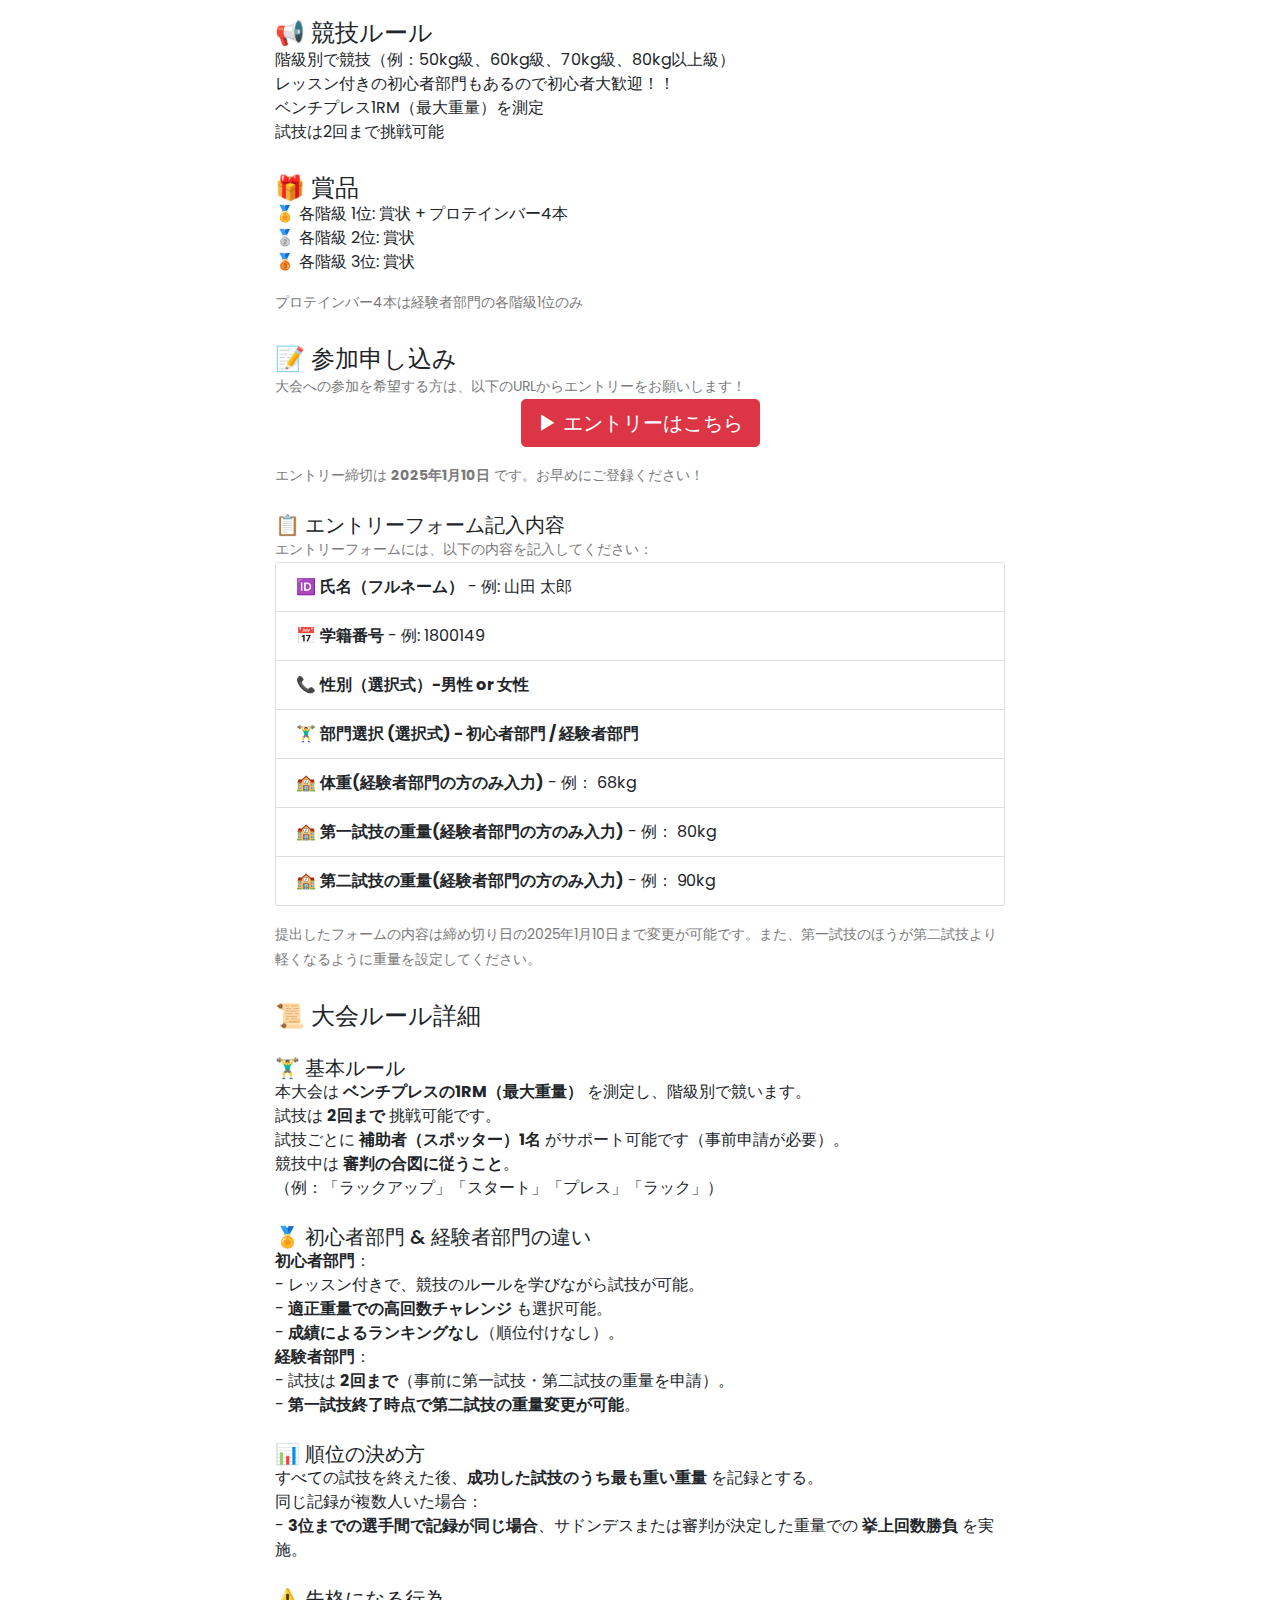
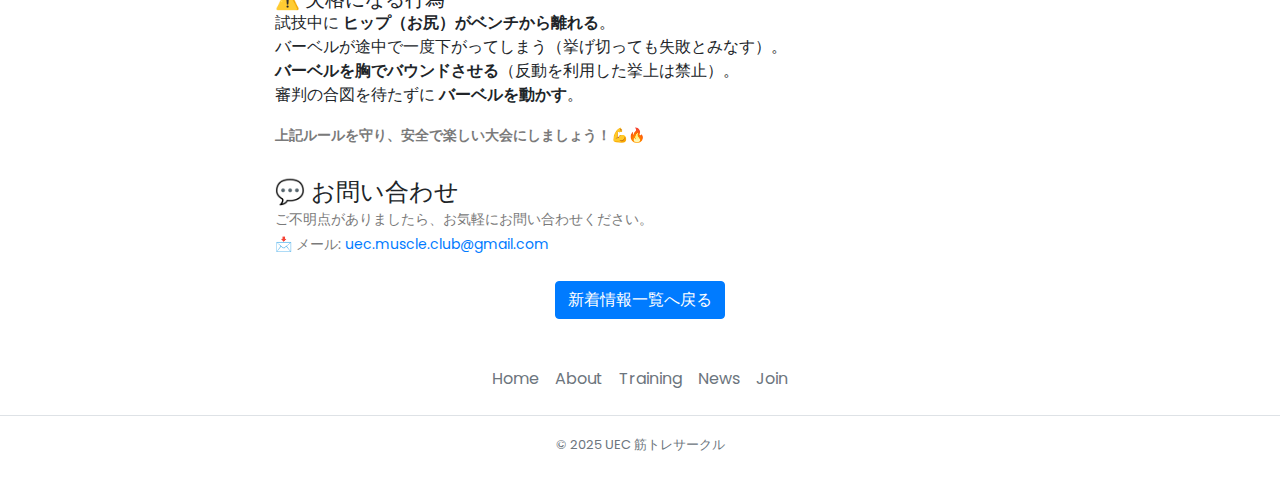
<file: news/post2.html>
<!DOCTYPE html>
<html lang="ja">

<head>
    <meta charset="utf-8">
    <meta name="viewport" content="width=device-width, initial-scale=1, shrink-to-fit=no">
    <meta name="description" content="2025年度ベンチプレス大会の開催告知">
    <meta name="author" content="UEC MUSCLE">
    
    <title>2024年度ベンチプレス大会 開催決定！ | UEC MUSCLE</title>

    <!-- CSS ファイル -->
    <link rel="stylesheet" type="text/css" href="../assets/css/bootstrap.min.css">
    <link rel="stylesheet" type="text/css" href="../assets/css/font-awesome.css">
    <link rel="stylesheet" href="../assets/css/templatemo-training-studio.css">

</head>

<body>

    <!-- ***** ヘッダー ***** -->
    <header class="header-area header-sticky">
        <div class="container">
            <div class="row">
                <div class="col-12">
                    <nav class="main-nav">
                        <a href="../index.html" class="logo">
                            <img src="../assets/images/image1.png" alt="ロゴ" width="50" height="46">
                            <em>UEC</em> 筋トレサークル
                        </a>
                        <ul class="nav">
                            <li class="scroll-to-section"><a href="../index.html">Home</a></li>
                            <li class="scroll-to-section"><a href="../about.html">About</a></li>
                            <li class="scroll-to-section"><a href="../training.html">Training</a></li>
                            <li class="scroll-to-section"><a href="../news.html">NEWS</a></li>
                            <li class="scroll-to-section"><a href="../join.html">Join</a></li>
                        </ul>
                        <a class="menu-trigger"><span>Menu</span></a>
                    </nav>
                </div>
            </div>
        </div>
    </header>

    <!-- ***** メインコンテンツ ***** -->
    <section class="section">
        <div class="container">
            <div class="row justify-content-center">
                <div class="col-md-8">
                    <div class="section-heading text-center">
                        <h2>🔥 2024年度ベンチプレス大会 開催決定！ 🔥</h2>
                        <p class="text-muted">2024年12月23日</p>
                        <p>UEC 筋トレサークル主催のベンチプレス大会の開催が決定しました！！</p>
                    
                    </div>

                    <p class="text-center font-weight-bold">あなたの限界に挑戦しよう！💪</p>
                    
                    <!-- 大会ポスターの表示場所 -->
                    <div class="text-center">
                        <img src="../assets/images/kokuti.jpg" alt="ベンチプレス大会募集ポスター" class="img-fluid mb-4">
                        <p class="text-muted">大会告知ポスター</p>
                    </div>

                    <h4 style="margin-top: 30px;">🏆 大会概要</h4>
                    <ul>
                        <li><strong>開催日:</strong> 2025年1月15日（水）</li>
                        <li><strong>時間:</strong> 16:30 - 18:30</li>
                        <li><strong>場所:</strong> 電気通信大学 第二体育館 トレーニングセンター</li>
                        <li><strong>参加資格:</strong> 電通大生ならどなたでもOK！</li>
                        <li><strong>エントリー締切:</strong> 2025年1月10日</li>
                    </ul>

                    <h4 style="margin-top: 30px;">📢 競技ルール</h4>
                    <ul>
                        <li>階級別で競技（例：50kg級、60kg級、70kg級、80kg以上級）</li>
                        <li>レッスン付きの初心者部門もあるので初心者大歓迎！！</li>
                        <li>ベンチプレス1RM（最大重量）を測定</li>
                        <li>試技は2回まで挑戦可能</li>
                    </ul>

                    <h4 style="margin-top: 30px;">🎁 賞品</h4>
                    <ul>
                        <li>🏅 各階級 1位: 賞状 + プロテインバー4本</li>
                        <li>🥈 各階級 2位: 賞状</li>
                        <li>🥉 各階級 3位: 賞状</li>
                    </ul>
                    <p class="mt-3">プロテインバー4本は経験者部門の各階級1位のみ</p>

                    <h4 style="margin-top: 30px;">📝 参加申し込み</h4>
                    <p>大会への参加を希望する方は、以下のURLからエントリーをお願いします！</p>
                    
                    <!-- 参加URL -->
                    <div class="text-center">
                        <a href="https://t.co/FOKoi4Nu1M" class="btn btn-danger btn-lg" target="_blank">▶ エントリーはこちら</a>
                    </div>
                    
                    <p class="mt-3">エントリー締切は <strong>2025年1月10日</strong> です。お早めにご登録ください！</p>

                    <!-- 📋 フォーム記入内容の説明 -->
<h5 style="margin-top: 25px;">📋 エントリーフォーム記入内容</h5>
<p>エントリーフォームには、以下の内容を記入してください：</p>
<ul class="list-group mb-3">
    <li class="list-group-item">🆔 <strong>氏名（フルネーム）</strong> - 例: 山田 太郎</li>
    <li class="list-group-item">📅 <strong>学籍番号</strong> - 例: 1800149</li>
    <li class="list-group-item">📞 <strong>性別（選択式）-男性 or 女性</strong></li>
    <li class="list-group-item">🏋️‍♂️ <strong>部門選択 (選択式) - 初心者部門 / 経験者部門</strong></li>
    <li class="list-group-item">🏫 <strong>体重(経験者部門の方のみ入力)</strong> - 例： 68kg</li>
    <li class="list-group-item">🏫 <strong>第一試技の重量(経験者部門の方のみ入力)</strong> - 例： 80kg</li>
    <li class="list-group-item">🏫 <strong>第二試技の重量(経験者部門の方のみ入力)</strong> - 例： 90kg</li>
</ul>
<p>提出したフォームの内容は締め切り日の2025年1月10日まで変更が可能です。また、第一試技のほうが第二試技より軽くなるように重量を設定してください。</p>

<h4 style="margin-top: 30px;">📜 大会ルール詳細</h4>

<h5 style="margin-top: 25px;">🏋️‍♂️ 基本ルール</h5>
<ul>
    <li>本大会は <strong>ベンチプレスの1RM（最大重量）</strong> を測定し、階級別で競います。</li>
    <li>試技は <strong>2回まで</strong> 挑戦可能です。</li>
    <li>試技ごとに <strong>補助者（スポッター）1名</strong> がサポート可能です（事前申請が必要）。</li>
    <li>競技中は <strong>審判の合図に従うこと</strong>。<br>（例：「ラックアップ」「スタート」「プレス」「ラック」）</li>
</ul>

<h5 style="margin-top: 25px;">🏅 初心者部門 & 経験者部門の違い</h5>
<ul>
    <li><strong>初心者部門</strong>：<br>
        - レッスン付きで、競技のルールを学びながら試技が可能。<br>
        - <strong>適正重量での高回数チャレンジ</strong> も選択可能。<br>
        - <strong>成績によるランキングなし</strong>（順位付けなし）。
    </li>
    <li><strong>経験者部門</strong>：<br>
        - 試技は <strong>2回まで</strong>（事前に第一試技・第二試技の重量を申請）。<br>
        - <strong>第一試技終了時点で第二試技の重量変更が可能</strong>。
    </li>
</ul>

<h5 style="margin-top: 25px;">📊 順位の決め方</h5>
<ul>
    <li>すべての試技を終えた後、<strong>成功した試技のうち最も重い重量</strong> を記録とする。</li>
    <li>同じ記録が複数人いた場合：<br>
        - <strong>3位までの選手間で記録が同じ場合</strong>、サドンデスまたは審判が決定した重量での <strong>挙上回数勝負</strong> を実施。
    </li>
</ul>

<h5 style="margin-top: 25px;">⚠️ 失格になる行為</h5>
<ul>
    <li>試技中に <strong>ヒップ（お尻）がベンチから離れる</strong>。</li>
    <li>バーベルが途中で一度下がってしまう（挙げ切っても失敗とみなす）。</li>
    <li><strong>バーベルを胸でバウンドさせる</strong>（反動を利用した挙上は禁止）。</li>
    <li>審判の合図を待たずに <strong>バーベルを動かす</strong>。</li>
</ul>

<p class="mt-3"><strong>上記ルールを守り、安全で楽しい大会にしましょう！💪🔥</strong></p>


                    <h4 style="margin-top: 30px;">💬 お問い合わせ</h4>
                    <p>ご不明点がありましたら、お気軽にお問い合わせください。</p>
                    <p>📩 メール: <a href="mailto:uec.muscle.club@gmail.com">uec.muscle.club@gmail.com</a></p>

                    <div class="text-center mt-4">
                        <a href="../index.html#news-section" class="btn btn-primary">新着情報一覧へ戻る</a>
                    </div>

                </div>
            </div>
        </div>
    </section>

    <!-- ***** フッター ***** -->
    <footer class="py-3 my-4">
        <ul class="nav justify-content-center border-bottom pb-3 mb-3">
            <li class="nav-item"><a href="../index.html" class="nav-link px-2 text-muted">Home</a></li>
            <li class="nav-item"><a href="../about.html" class="nav-link px-2 text-muted">About</a></li>
            <li class="nav-item"><a href="../training.html" class="nav-link px-2 text-muted">Training</a></li>
            <li class="nav-item"><a href="../news.html" class="nav-link px-2 text-muted">News</a></li>
            <li class="nav-item"><a href="../join.html" class="nav-link px-2 text-muted">Join</a></li>
        </ul>
        <p class="text-center text-muted">© 2025 UEC 筋トレサークル</p>
    </footer>

</body>
</html>
</file>
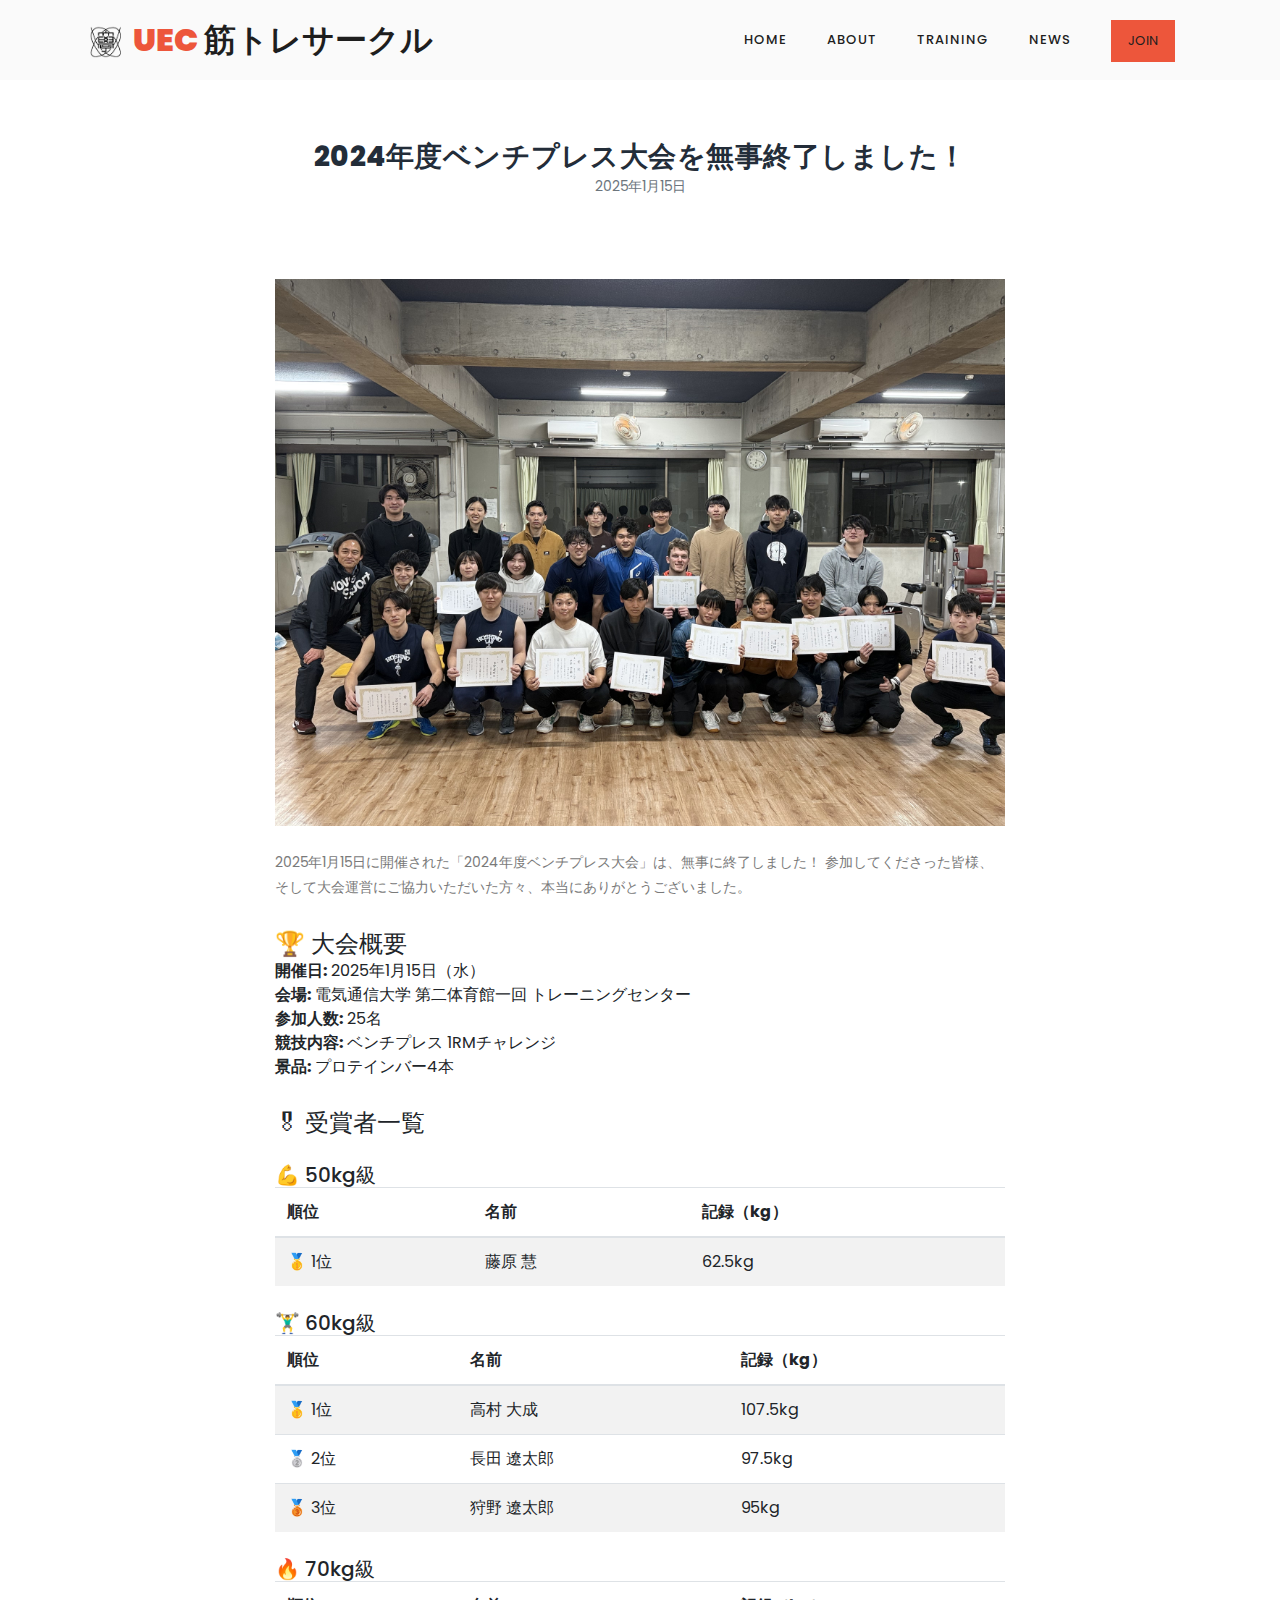
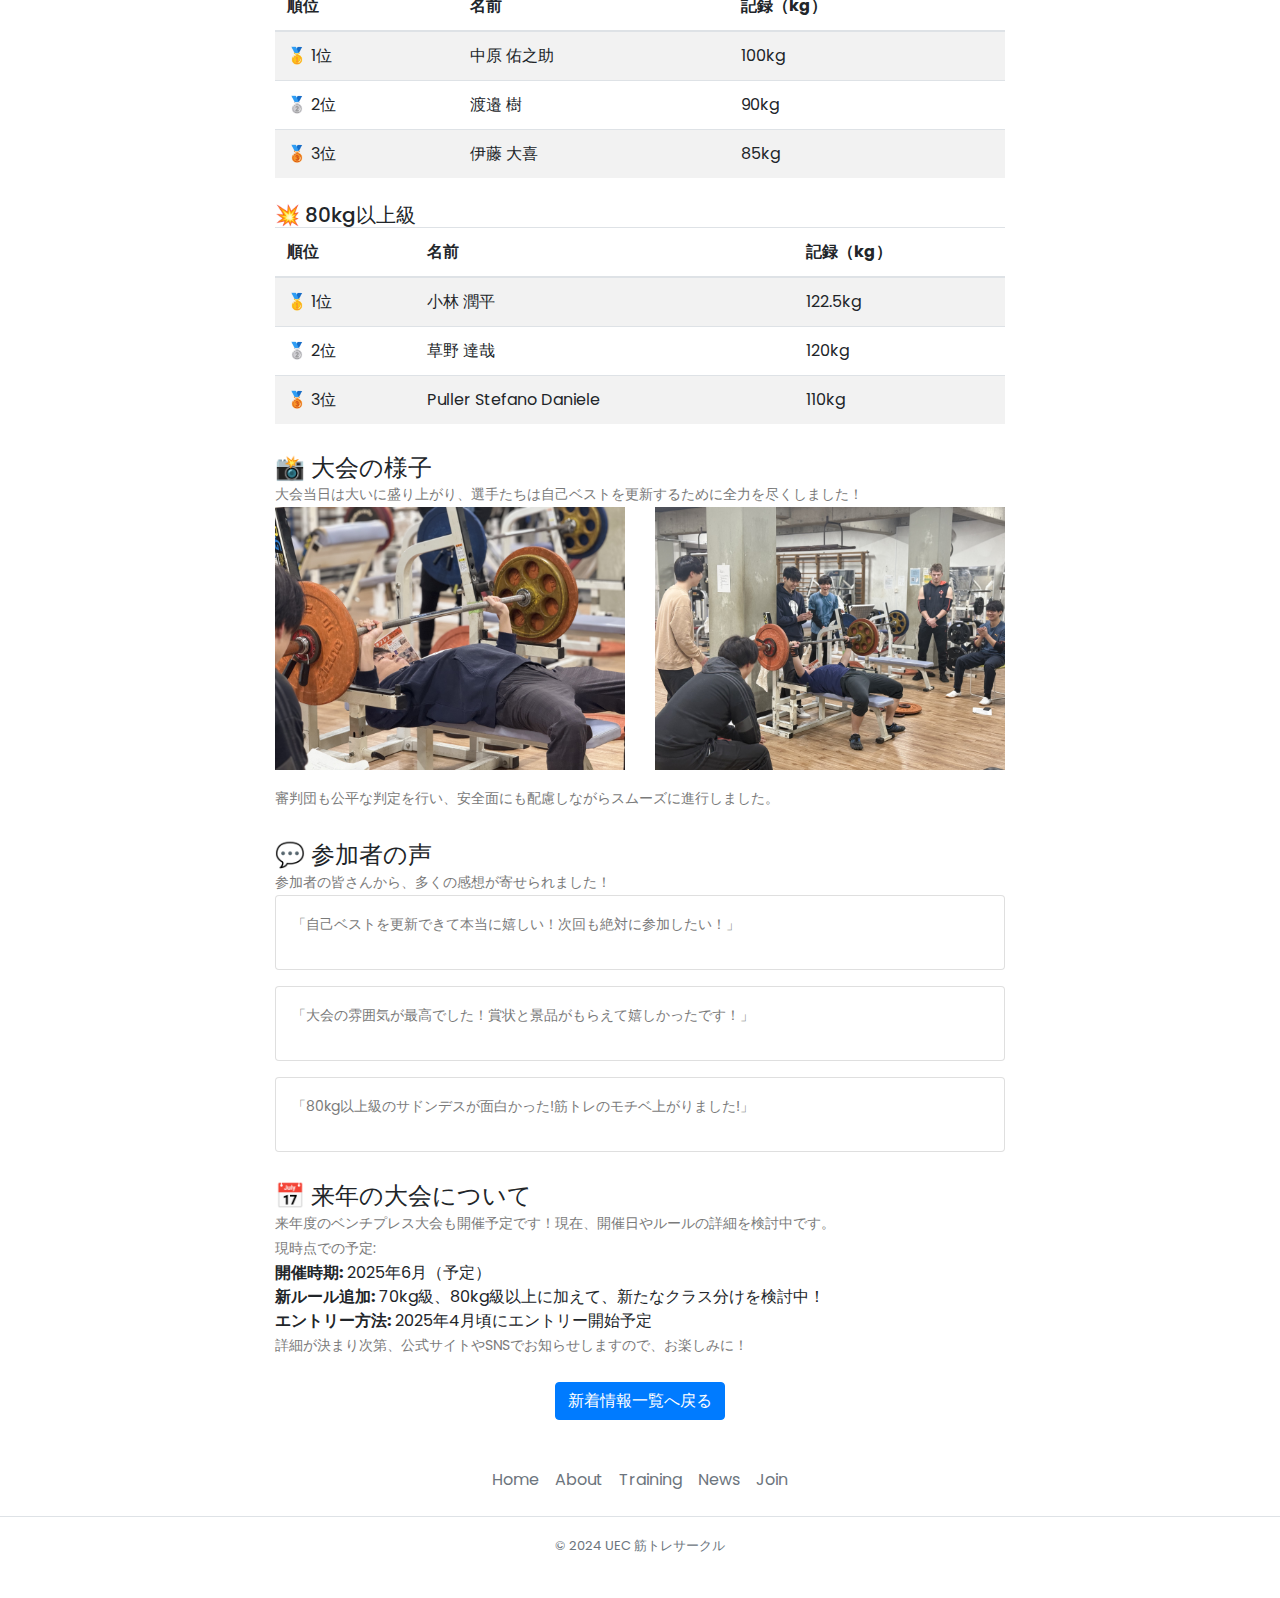
<file: news/post3.html>
<!DOCTYPE html>
<html lang="ja">

<head>
    <meta charset="utf-8">
    <meta name="viewport" content="width=device-width, initial-scale=1, shrink-to-fit=no">
    <meta name="description" content="2024年度ベンチプレス大会の終了報告">
    <meta name="author" content="UEC MUSCLE">
    
    <title>2024年度ベンチプレス大会 終了報告 | UEC MUSCLE</title>

    <!-- CSS ファイル -->
    <link rel="stylesheet" type="text/css" href="../assets/css/bootstrap.min.css">
    <link rel="stylesheet" type="text/css" href="../assets/css/font-awesome.css">
    <link rel="stylesheet" href="../assets/css/templatemo-training-studio.css">
</head>

<body>

    <!-- ***** ヘッダー ***** -->
    <header class="header-area header-sticky">
        <div class="container">
            <div class="row">
                <div class="col-12">
                    <nav class="main-nav">
                        <a href="../index.html" class="logo">
                            <img src="../assets/images/image1.png" alt="ロゴ" width="50" height="46">
                            <em>UEC</em> 筋トレサークル
                        </a>
                        <ul class="nav">
                            <li class="scroll-to-section"><a href="../index.html">Home</a></li>
                            <li class="scroll-to-section"><a href="../about.html">About</a></li>
                            <li class="scroll-to-section"><a href="../training.html">Training</a></li>
                            <li class="scroll-to-section"><a href="../news.html">NEWS</a></li>
                            <li class="scroll-to-section"><a href="../join.html">Join</a></li>
                        </ul>
                        <a class="menu-trigger"><span>Menu</span></a>
                    </nav>
                </div>
            </div>
        </div>
    </header>

    <!-- ***** メインコンテンツ ***** -->
    <section class="section">
        <div class="container">
            <div class="row justify-content-center">
                <div class="col-md-8">
                    <div class="section-heading text-center">
                        <h2>2024年度ベンチプレス大会を無事終了しました！</h2>
                        <p class="text-muted">2025年1月15日</p>
                    </div>

                    <img src="../assets/images/benchi_syugo.jpg" alt="ベンチプレス大会集合写真" class="img-fluid mb-4">

                    <p>2025年1月15日に開催された「2024年度ベンチプレス大会」は、無事に終了しました！  
                    参加してくださった皆様、そして大会運営にご協力いただいた方々、本当にありがとうございました。</p>

                    <h4  style="margin-top: 30px;">🏆 大会概要</h4>
                    <ul>
                        <li><strong>開催日:</strong> 2025年1月15日（水）</li>
                        <li><strong>会場:</strong> 電気通信大学 第二体育館一回 トレーニングセンター</li>
                        <li><strong>参加人数:</strong> 25名</li>
                        <li><strong>競技内容:</strong> ベンチプレス 1RMチャレンジ</li>
                        <li><strong>景品:</strong> プロテインバー4本</li>
                    </ul>

                    <h4  style="margin-top: 30px;">🎖 受賞者一覧</h4>
                    <!-- 受賞者テーブル（省略） -->

                    <!-- 60kg未満級 -->
                    <h5 style="margin-top: 25px;">💪 50kg級</h5>
                    <table class="table table-striped">
                        <thead>
                            <tr>
                                <th>順位</th>
                                <th>名前</th>
                                <th>記録（kg）</th>
                            </tr>
                        </thead>
                        <tbody>
                            <tr>
                                <td>🥇 1位</td>
                                <td>藤原 慧</td>
                                <td>62.5kg</td>
                            </tr>
                            </tr>
                        </tbody>
                    </table>

                    <!-- 60kg級 -->
                    <h5 style="margin-top: 25px;">🏋️‍♂️ 60kg級</h5>
                    <table class="table table-striped">
                        <thead>
                            <tr>
                                <th>順位</th>
                                <th>名前</th>
                                <th>記録（kg）</th>
                            </tr>
                        </thead>
                        <tbody>
                            <tr>
                                <td>🥇 1位</td>
                                <td>高村 大成</td>
                                <td>107.5kg</td>
                            </tr>
                            <tr>
                                <td>🥈 2位</td>
                                <td>長田 遼太郎</td>
                                <td>97.5kg</td>
                            </tr>
                            <tr>
                                <td>🥉 3位</td>
                                <td>狩野 遼太郎</td>
                                <td>95kg</td>
                            </tr>
                        </tbody>
                    </table>

                    <!-- 70kg級 -->
                    <h5 style="margin-top: 25px;">🔥 70kg級</h5>
                    <table class="table table-striped">
                        <thead>
                            <tr>
                                <th>順位</th>
                                <th>名前</th>
                                <th>記録（kg）</th>
                            </tr>
                        </thead>
                        <tbody>
                            <tr>
                                <td>🥇 1位</td>
                                <td>中原 佑之助</td>
                                <td>100kg</td>
                            </tr>
                            <tr>
                                <td>🥈 2位</td>
                                <td>渡邉 樹</td>
                                <td>90kg</td>
                            </tr>
                            <tr>
                                <td>🥉 3位</td>
                                <td>伊藤 大喜</td>
                                <td>85kg</td>
                            </tr>
                        </tbody>
                    </table>

                    <!-- 80kg以上級 -->
                    <h5 style="margin-top: 25px;">💥 80kg以上級</h5>
                    <table class="table table-striped">
                        <thead>
                            <tr>
                                <th>順位</th>
                                <th>名前</th>
                                <th>記録（kg）</th>
                            </tr>
                        </thead>
                        <tbody>
                            <tr>
                                <td>🥇 1位</td>
                                <td>小林 潤平</td>
                                <td>122.5kg</td>
                            </tr>
                            <tr>
                                <td>🥈 2位</td>
                                <td>草野 達哉</td>
                                <td>120kg</td>
                            </tr>
                            <tr>
                                <td>🥉 3位</td>
                                <td>Puller Stefano Daniele</td>
                                <td>110kg</td>
                            </tr>
                        </tbody>
                    </table>

                    <h4  style="margin-top: 30px;">📸 大会の様子</h4>
                    <p>大会当日は大いに盛り上がり、選手たちは自己ベストを更新するために全力を尽くしました！</p>
                    <div class="row">
                        <div class="col-md-6">
                            <img src="../assets/images/riku.jpg" alt="大会の様子1" class="img-fluid mb-3">
                        </div>
                        <div class="col-md-6">
                            <img src="../assets/images/itou.jpg" alt="大会の様子2" class="img-fluid mb-3">
                        </div>
                    </div>
                    <p>審判団も公平な判定を行い、安全面にも配慮しながらスムーズに進行しました。</p>

                    <h4  style="margin-top: 30px;">💬 参加者の声</h4>
                    <p>参加者の皆さんから、多くの感想が寄せられました！</p>
                    <div class="card p-3 mb-3">
                        <blockquote class="blockquote">
                            <p>「自己ベストを更新できて本当に嬉しい！次回も絶対に参加したい！」</p>
                        </blockquote>
                    </div>
                    <div class="card p-3 mb-3">
                        <blockquote class="blockquote">
                            <p>「大会の雰囲気が最高でした！賞状と景品がもらえて嬉しかったです！」</p>
                        </blockquote>
                    </div>
                    <div class="card p-3 mb-3">
                        <blockquote class="blockquote">
                            <p>「80kg以上級のサドンデスが面白かった!筋トレのモチベ上がりました!」
                        </blockquote>
                    </div>

                    <h4  style="margin-top: 30px;">📅 来年の大会について</h4>
                    <p>来年度のベンチプレス大会も開催予定です！現在、開催日やルールの詳細を検討中です。</p>
                    <p>現時点での予定:</p>
                    <ul>
                        <li><strong>開催時期:</strong> 2025年6月（予定）</li>
                        <li><strong>新ルール追加:</strong> 70kg級、80kg級以上に加えて、新たなクラス分けを検討中！</li>
                        <li><strong>エントリー方法:</strong> 2025年4月頃にエントリー開始予定</li>
                    </ul>
                    <p>詳細が決まり次第、公式サイトやSNSでお知らせしますので、お楽しみに！</p>

                    <div class="text-center mt-4">
                        <a href="../index.html#news-section" class="btn btn-primary">新着情報一覧へ戻る</a>
                    </div>
                </div>
            </div>
        </div>
    </section>

    <!-- ***** フッター ***** -->
    <footer class="py-3 my-4">
        <ul class="nav justify-content-center border-bottom pb-3 mb-3">
            <li class="nav-item"><a href="../index.html" class="nav-link px-2 text-muted">Home</a></li>
            <li class="nav-item"><a href="../about.html" class="nav-link px-2 text-muted">About</a></li>
            <li class="nav-item"><a href="../training.html" class="nav-link px-2 text-muted">Training</a></li>
            <li class="nav-item"><a href="../news.html" class="nav-link px-2 text-muted">News</a></li>
            <li class="nav-item"><a href="../join.html" class="nav-link px-2 text-muted">Join</a></li>
        </ul>
        <p class="text-center text-muted">© 2024 UEC 筋トレサークル</p>
    </footer>

</body>
</html>
</file>
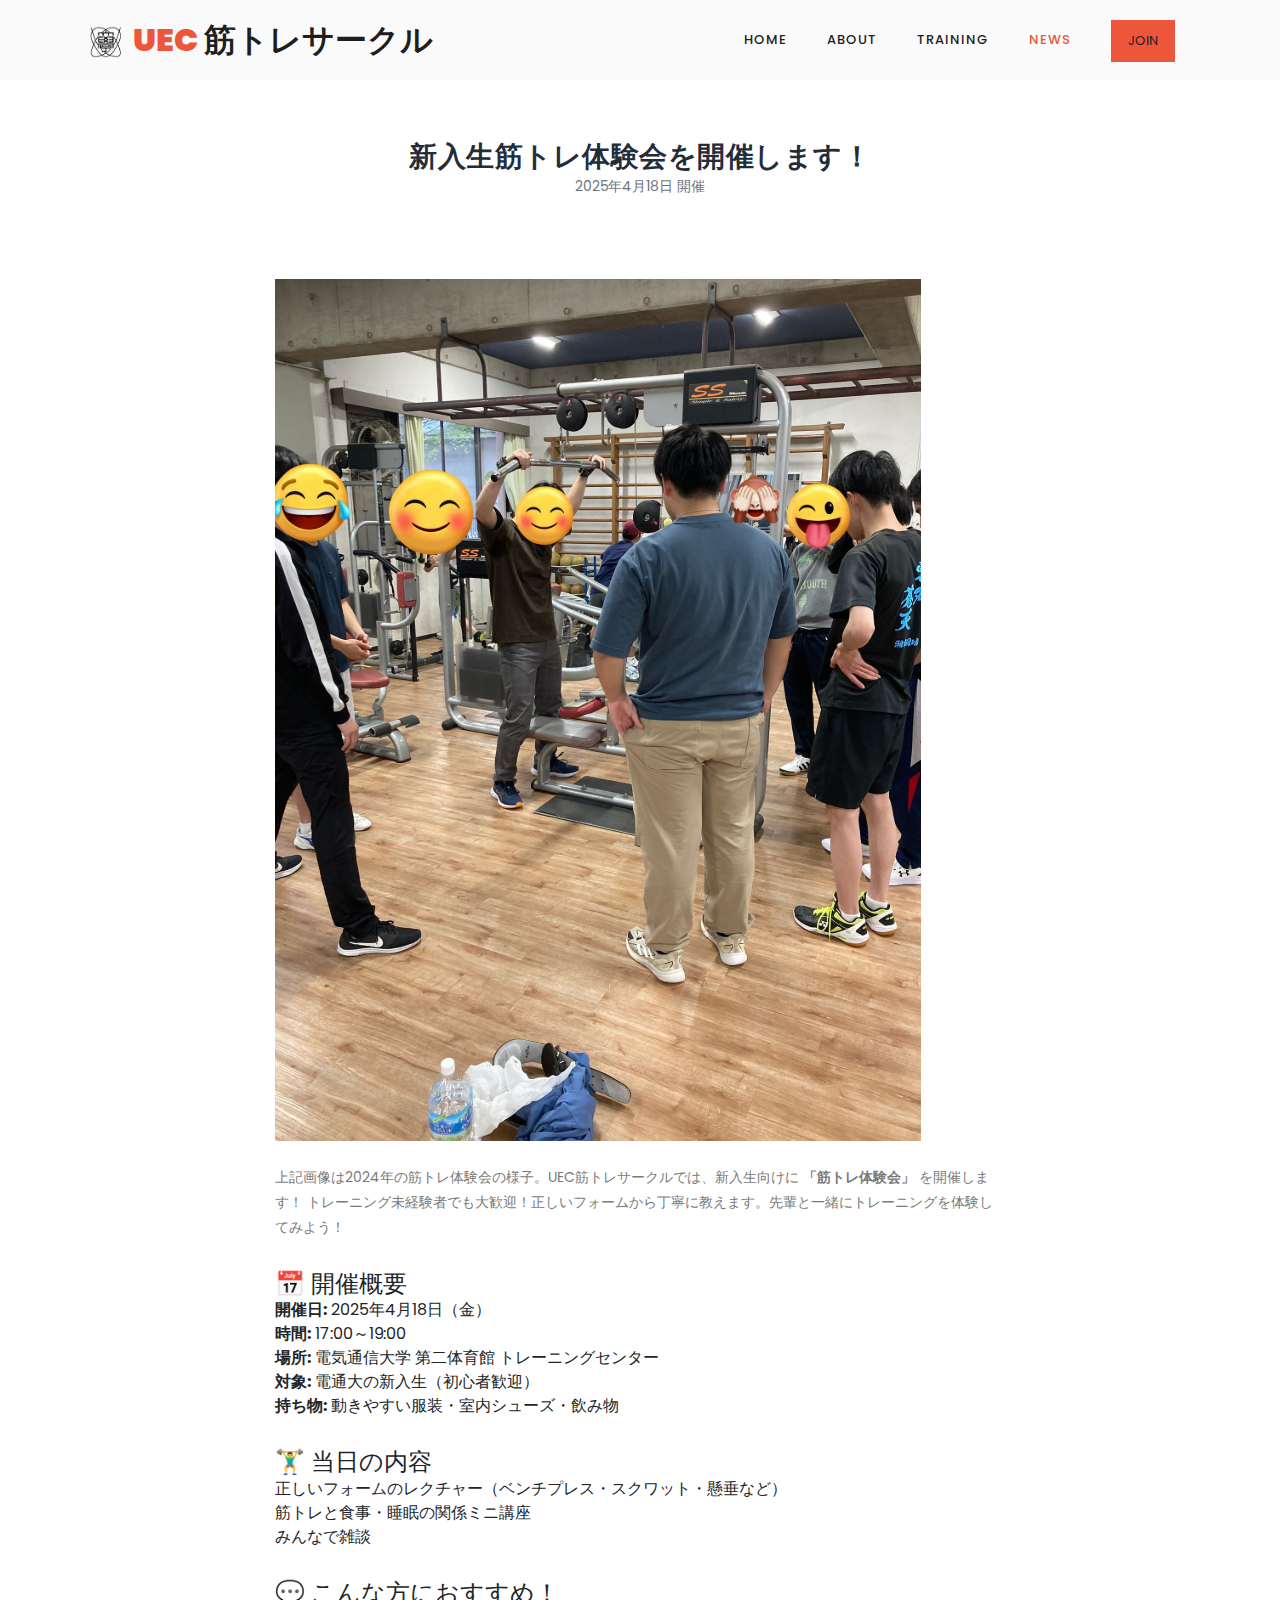
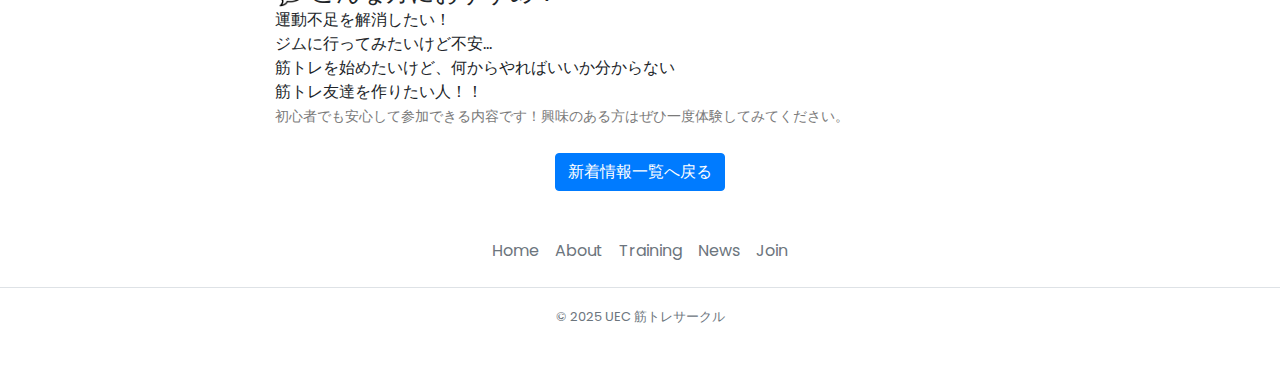
<file: news/post5.html>
<!DOCTYPE html>
<html lang="ja">

<head>
    <meta charset="utf-8">
    <meta name="viewport" content="width=device-width, initial-scale=1, shrink-to-fit=no">
    <meta name="description" content="新入生筋トレ体験会の開催告知">
    <meta name="author" content="UEC MUSCLE">

    <title>新入生筋トレ体験会 開催のお知らせ | UEC MUSCLE</title>

    <!-- CSS ファイル -->
    <link rel="stylesheet" type="text/css" href="../assets/css/bootstrap.min.css">
    <link rel="stylesheet" type="text/css" href="../assets/css/font-awesome.css">
    <link rel="stylesheet" href="../assets/css/templatemo-training-studio.css">
</head>

<body>

    <!-- ヘッダー -->
    <header class="header-area header-sticky">
        <div class="container">
            <div class="row">
                <div class="col-12">
                    <nav class="main-nav">
                        <a href="../index.html" class="logo">
                            <img src="../assets/images/image1.png" alt="ロゴ" width="50" height="46">
                            <em>UEC</em> 筋トレサークル
                        </a>
                        <ul class="nav">
                            <li class="scroll-to-section"><a href="../index.html">Home</a></li>
                            <li class="scroll-to-section"><a href="../about.html">About</a></li>
                            <li class="scroll-to-section"><a href="../training.html">Training</a></li>
                            <li class="scroll-to-section"><a href="../news.html" class="active">NEWS</a></li>
                            <li class="scroll-to-section"><a href="../join.html">Join</a></li>
                        </ul>
                        <a class="menu-trigger"><span>Menu</span></a>
                    </nav>
                </div>
            </div>
        </div>
    </header>

    <!-- メインコンテンツ -->
    <section class="section">
        <div class="container">
            <div class="row justify-content-center">
                <div class="col-md-8">
                    <div class="section-heading text-center">
                        <h2>新入生筋トレ体験会を開催します！</h2>
                        <p class="text-muted">2025年4月18日 開催</p>
                    </div>

                    <img src="../assets/images/2024新歓筋トレ.png" alt="筋トレ体験会イメージ" class="img-fluid mb-4">

                    <p>上記画像は2024年の筋トレ体験会の様子。UEC筋トレサークルでは、新入生向けに <strong>「筋トレ体験会」</strong> を開催します！  
                    トレーニング未経験者でも大歓迎！正しいフォームから丁寧に教えます。先輩と一緒にトレーニングを体験してみよう！</p>

                    <h4 style="margin-top: 30px;">📅 開催概要</h4>
                    <ul>
                        <li><strong>開催日:</strong> 2025年4月18日（金）</li>
                        <li><strong>時間:</strong> 17:00～19:00</li>
                        <li><strong>場所:</strong> 電気通信大学 第二体育館 トレーニングセンター</li>
                        <li><strong>対象:</strong> 電通大の新入生（初心者歓迎）</li>
                        <li><strong>持ち物:</strong> 動きやすい服装・室内シューズ・飲み物</li>
                    </ul>

                    <h4 style="margin-top: 30px;">🏋️‍♂️ 当日の内容</h4>
                    <ul>
                        <li>正しいフォームのレクチャー（ベンチプレス・スクワット・懸垂など）</li>
                        <li>筋トレと食事・睡眠の関係ミニ講座</li>
                        <li>みんなで雑談</li>
                    </ul>

                    <h4 style="margin-top: 30px;">💬 こんな方におすすめ！</h4>
                    <ul>
                        <li>運動不足を解消したい！</li>
                        <li>ジムに行ってみたいけど不安…</li>
                        <li>筋トレを始めたいけど、何からやればいいか分からない</li>
                        <li>筋トレ友達を作りたい人！！</li>
                    </ul>

                    <p>初心者でも安心して参加できる内容です！興味のある方はぜひ一度体験してみてください。</p>

                    <div class="text-center mt-4">
                        <a href="../index.html#news-section" class="btn btn-primary">新着情報一覧へ戻る</a>
                    </div>
                </div>
            </div>
        </div>
    </section>

    <!-- フッター -->
    <footer class="py-3 my-4">
        <ul class="nav justify-content-center border-bottom pb-3 mb-3">
            <li class="nav-item"><a href="../index.html" class="nav-link px-2 text-muted">Home</a></li>
            <li class="nav-item"><a href="../about.html" class="nav-link px-2 text-muted">About</a></li>
            <li class="nav-item"><a href="../training.html" class="nav-link px-2 text-muted">Training</a></li>
            <li class="nav-item"><a href="../news.html" class="nav-link px-2 text-muted">News</a></li>
            <li class="nav-item"><a href="../join.html" class="nav-link px-2 text-muted">Join</a></li>
        </ul>
        <p class="text-center text-muted">© 2025 UEC 筋トレサークル</p>
    </footer>

</body>
</html>
</file>
<file: assets/css/templatemo-training-studio.css>
/*

TemplateMo 548 Training Studio

https://templatemo.com/tm-548-training-studio

*/

/* ---------------------------------------------
Table of contents
------------------------------------------------
01. font & reset css
02. reset
03. global styles
04. header
05. banner
06. features
07. testimonials
08. contact
09. footer
10. preloader
11. search
12. portfolio

--------------------------------------------- */
/* 
---------------------------------------------
font & reset css
--------------------------------------------- 
*/
@import url("https://fonts.googleapis.com/css?family=Poppins:100,100i,200,200i,300,300i,400,400i,500,500i,600,600i,700,700i,800,800i,900,900i");
/* 
---------------------------------------------
reset
--------------------------------------------- 
*/
html, body, div, span, applet, object, iframe, h1, h2, h3, h4, h5, h6, p, blockquote, div
pre, a, abbr, acronym, address, big, cite, code, del, dfn, em, font, img, ins, kbd, q,
s, samp, small, strike, strong, sub, sup, tt, var, b, u, i, center, dl, dt, dd, ol, ul, li,
figure, header, nav, section, article, aside, footer, figcaption {
  margin: 0;
  padding: 0;
  border: 0;
  outline: 0;
}

.clearfix:after {
  content: ".";
  display: block;
  clear: both;
  visibility: hidden;
  line-height: 0;
  height: 0;
}

.clearfix {
  display: inline-block;
}

html[xmlns] .clearfix {
  display: block;
}

* html .clearfix {
  height: 1%;
}

ul, li {
  padding: 0;
  margin: 0;
  list-style: none;
}

header, nav, section, article, aside, footer, hgroup {
  display: block;
}

* {
  box-sizing: border-box;
}

html, body {
  font-family: 'Poppins', sans-serif;
  font-weight: 400;
  background-color: #fff;
  font-size: 16px;
  -ms-text-size-adjust: 100%;
  -webkit-font-smoothing: antialiased;
  -moz-osx-font-smoothing: grayscale;
}

a {
  text-decoration: none !important;
}

h1, h2, h3, h4, h5, h6 {
  margin-top: 0px;
  margin-bottom: 0px;
}

ul {
  margin-bottom: 0px;
}

p {
  font-size: 14px;
  line-height: 25px;
  color: #7a7a7a;
}

/* 
---------------------------------------------
global styles
--------------------------------------------- 
*/
html,
body {
  background: #fff;
  font-family: 'Poppins', sans-serif;
}

::selection {
  background: #ed563b;
  color: #fff;
}

::-moz-selection {
  background: #ed563b;
  color: #fff;
}

@media (max-width: 991px) {
  html, body {
    overflow-x: hidden;
  }
  .mobile-top-fix {
    margin-top: 30px;
    margin-bottom: 0px;
  }
  .mobile-bottom-fix {
    margin-bottom: 30px;
  }
  .mobile-bottom-fix-big {
    margin-bottom: 60px;
  }
}

.section-heading {
  text-align: center;
  margin-top: 140px;
  margin-bottom: 80px;
}

.section-heading h2 {
  font-size: 28px;
  font-weight: 800;
  color: #232d39;
  text-transform: uppercase;
  letter-spacing: 0.5px;
  margin-top: 0px;
  margin-bottom: 0px;
}

.section-heading h2 em {
  font-style: normal;
  color: #ed563b;
}

.section-heading img {
  margin: 20px auto;
}

.dark-bg h2 {
  color: #fff;
}

.dark-bg p {
  color: #fff;
}

.main-button a {
  display: inline-block;
  font-size: 15px;
  padding: 12px 20px;
  background-color: #ed563b;
  color: #fff;
  text-align: center;
  font-weight: 400;
  text-transform: uppercase;
  transition: all .3s;
}

.main-button a:hover {
  background-color: #f9735b;
}


/* 
---------------------------------------------
header
--------------------------------------------- 
*/

.background-header {
  background: rgba(250,250,250,0.99) !important;
  height: 80px!important;
  position: fixed!important;
  top: 0px;
  left: 0px;
  right: 0px;
  box-shadow: 0px 0px 10px rgba(0,0,0,0.15)!important;
}

.background-header .logo,
.background-header .main-nav .nav li a {
  color: #232d39!important;
}

.background-header .main-nav .nav li:last-child a {
  color: #fff !important;
}

.background-header .main-nav .nav li:last-child a:hover {
  color: #fff!important;
}

.background-header .main-nav .nav li:hover a {
  color: #ed563b!important;
}

.background-header .nav li a.active {
  color: #ed563b!important;
}

.header-area {
  position: absolute;
  top: 0px;
  left: 0px;
  right: 0px;
  z-index: 100;
  height: 80px;
  background: rgba(250, 250, 250, 1); /* 背景を完全に不透明にする */
  -webkit-transition: all .5s ease 0s;
  -moz-transition: all .5s ease 0s;
  -o-transition: all .5s ease 0s;
  transition: all .5s ease 0s;
}


.header-area .main-nav {
  min-height: 80px;
  background: transparent;
}

.header-area .main-nav .logo {
  line-height: 80px;
  color: #1e1e1e;
  font-size: 32px;
  font-weight: 800;
  text-transform: uppercase;
  float: left;
  -webkit-transition: all 0.3s ease 0s;
  -moz-transition: all 0.3s ease 0s;
  -o-transition: all 0.3s ease 0s;
  transition: all 0.3s ease 0s;
}

/* ロゴ画像のサイズを調整 */
.header-area .main-nav .logo img {
  height: 40px; /* スマホ向けに小さめにする */
  width: auto;
}

/* スマホ向けのフォントサイズ調整 */
@media (max-width: 768px) {
  .header-area .main-nav .logo {
    font-size: 18px; /* スマホではフォントサイズを小さめに */
  }
  
  /* ヘッダーの高さを調整して詰まりを防ぐ */
  .header-area {
    height: 70px; 
    padding: 10px 15px;
  }
  
  .header-area .main-nav .nav {
    margin-top: 10px;
  }
}


.header-area .main-nav .logo em {
  font-style: normal;
  color: #ed563b;
  font-weight: 900;
}

.header-area .main-nav .nav {
  float: right;
  margin-top: 27px;
  margin-right: 0px;
  background-color: transparent;
  -webkit-transition: all 0.3s ease 0s;
  -moz-transition: all 0.3s ease 0s;
  -o-transition: all 0.3s ease 0s;
  transition: all 0.3s ease 0s;
  position: relative;
  z-index: 999;
}

.header-area .main-nav .nav li {
  padding-left: 20px;
  padding-right: 20px;
}

.header-area .main-nav .nav li a {
  display: block;
  font-weight: 500;
  font-size: 13px;
  color: #7a7a7a;
  text-transform: uppercase;
  -webkit-transition: all 0.3s ease 0s;
  -moz-transition: all 0.3s ease 0s;
  -o-transition: all 0.3s ease 0s;
  transition: all 0.3s ease 0s;
  height: 40px;
  line-height: 40px;
  border: transparent;
  letter-spacing: 1px;
}

.header-area .main-nav .nav li a {
  color: #1e1e1e
}

.header-area .main-nav .nav li:last-child a {
  display: inline-block;
  font-size: 13px;
  padding: 11px 17px;
  background-color: #ed563b;
  color: #1e1e1e;
  text-align: center;
  font-weight: 400;
  letter-spacing: 0px;
  text-transform: uppercase;
  transition: all .3s;
  height: auto;
  line-height: 20px;
}

.header-area .main-nav .nav li:last-child a:hover {
  background-color: #f9735b;
  opacity: 1;
}

.header-area .main-nav .nav li:hover a,
.header-area .main-nav .nav li a.active {
  color: #ed563b!important;
  opacity: 1;
}

.background-header .main-nav .nav li:hover a,
.background-header .main-nav .nav li a.active {
  color: #ed563b!important;
  opacity: 1;
}

.header-area .main-nav .menu-trigger {
  cursor: pointer;
  display: block;
  position: absolute;
  top: 23px;
  width: 32px;
  height: 40px;
  text-indent: -9999em;
  z-index: 99;
  right: 40px;
  display: none;
}

.header-area .main-nav .menu-trigger span,
.header-area .main-nav .menu-trigger span:before,
.header-area .main-nav .menu-trigger span:after {
  -moz-transition: all 0.4s;
  -o-transition: all 0.4s;
  -webkit-transition: all 0.4s;
  transition: all 0.4s;
  background-color: #1e1e1e;
  display: block;
  position: absolute;
  width: 30px;
  height: 2px;
  left: 0;
}

.background-header .main-nav .menu-trigger span,
.background-header .main-nav .menu-trigger span:before,
.background-header .main-nav .menu-trigger span:after {
  background-color: #1e1e1e;
}

.header-area .main-nav .menu-trigger span:before,
.header-area .main-nav .menu-trigger span:after {
  -moz-transition: all 0.4s;
  -o-transition: all 0.4s;
  -webkit-transition: all 0.4s;
  transition: all 0.4s;
  background-color: #1e1e1e;
  display: block;
  position: absolute;
  width: 30px;
  height: 2px;
  left: 0;
  width: 75%;
}

.background-header .main-nav .menu-trigger span:before,
.background-header .main-nav .menu-trigger span:after {
  background-color: #1e1e1e;
}

.header-area .main-nav .menu-trigger span:before,
.header-area .main-nav .menu-trigger span:after {
  content: "";
}

.header-area .main-nav .menu-trigger span {
  top: 16px;
}

.header-area .main-nav .menu-trigger span:before {
  -moz-transform-origin: 33% 100%;
  -ms-transform-origin: 33% 100%;
  -webkit-transform-origin: 33% 100%;
  transform-origin: 33% 100%;
  top: -10px;
  z-index: 10;
}

.header-area .main-nav .menu-trigger span:after {
  -moz-transform-origin: 33% 0;
  -ms-transform-origin: 33% 0;
  -webkit-transform-origin: 33% 0;
  transform-origin: 33% 0;
  top: 10px;
}

.header-area .main-nav .menu-trigger.active span,
.header-area .main-nav .menu-trigger.active span:before,
.header-area .main-nav .menu-trigger.active span:after {
  background-color: transparent;
  width: 100%;
}

.header-area .main-nav .menu-trigger.active span:before {
  -moz-transform: translateY(6px) translateX(1px) rotate(45deg);
  -ms-transform: translateY(6px) translateX(1px) rotate(45deg);
  -webkit-transform: translateY(6px) translateX(1px) rotate(45deg);
  transform: translateY(6px) translateX(1px) rotate(45deg);
  background-color: #1e1e1e;
}

.background-header .main-nav .menu-trigger.active span:before {
  background-color: #1e1e1e;
}

.header-area .main-nav .menu-trigger.active span:after {
  -moz-transform: translateY(-6px) translateX(1px) rotate(-45deg);
  -ms-transform: translateY(-6px) translateX(1px) rotate(-45deg);
  -webkit-transform: translateY(-6px) translateX(1px) rotate(-45deg);
  transform: translateY(-6px) translateX(1px) rotate(-45deg);
  background-color: #1e1e1e;
}

.background-header .main-nav .menu-trigger.active span:after {
  background-color: #1e1e1e;
}

.header-area.header-sticky {
  min-height: 80px;
}

.header-area.header-sticky .nav {
  margin-top: 20px !important;
}

.header-area.header-sticky .nav li a.active {
  color: #ed563b;
}

@media (max-width: 1200px) {
  .header-area .main-nav .nav li {
    padding-left: 12px;
    padding-right: 12px;
  }
  .header-area .main-nav:before {
    display: none;
  }
}

@media (max-width: 767px) {
  .header-area .main-nav .logo {
    color: #1e1e1e;
  }
  .header-area.header-sticky .nav li a:hover,
  .header-area.header-sticky .nav li a.active {
    color: #ed563b!important;
    opacity: 1;
  }
  .header-area {
    background-color: #f7f7f7;
    padding: 0px 15px;
    height: 80px;
    box-shadow: none;
    text-align: center;
  }
  .header-area .container {
    padding: 0px;
  }
  .header-area .logo {
    margin-left: 30px;
  }
  .header-area .menu-trigger {
    display: block !important;
  }
  .header-area .main-nav {
    overflow: hidden;
  }
  .header-area .main-nav .nav {
    float: none;
    width: 100%;
    display: none;
    -webkit-transition: all 0s ease 0s;
    -moz-transition: all 0s ease 0s;
    -o-transition: all 0s ease 0s;
    transition: all 0s ease 0s;
    margin-left: 0px;
  }
  .header-area .main-nav .nav li:first-child {
    border-top: 1px solid #eee;
  }
  .header-area .main-nav .nav li:last-child {
    width: 100%;
    background-color: #ed563b;
    color: #fff;
  }
  .header-area .main-nav .nav li:last-child a {
    background-color: #ed563b!important;
  }
  .header-area .main-nav .nav li:last-child a:hover,
  .header-area .main-nav .nav li:last-child:hover a {
    background-color: #ed563b!important;
    color: #fff!important;
  }
  .header-area.header-sticky .nav {
    margin-top: 80px !important;
  }
  .header-area .main-nav .nav li {
    width: 100%;
    background: #fff;
    border-bottom: 1px solid #eee;
    padding-left: 0px !important;
    padding-right: 0px !important;
  }
  .header-area .main-nav .nav li a {
    height: 50px !important;
    line-height: 50px !important;
    padding: 0px !important;
    border: none !important;
    background: #f7f7f7 !important;
    color: #232d39 !important;
  }
  .header-area .main-nav .nav li:last-child a {
    color: #fff!important;
  }
  .header-area .main-nav .nav li a:hover {
    background: #eee !important;
    color: #ed563b!important;
  }
  .header-area .main-nav .nav li.submenu ul {
    position: relative;
    visibility: inherit;
    opacity: 1;
    z-index: 1;
    transform: translateY(0%);
    transition-delay: 0s, 0s, 0.3s;
    top: 0px;
    width: 100%;
    box-shadow: none;
    height: 0px;
  }
  .header-area .main-nav .nav li.submenu ul li a {
    font-size: 12px;
    font-weight: 400;
  }
  .header-area .main-nav .nav li.submenu ul li a:hover:before {
    width: 0px;
  }
  .header-area .main-nav .nav li.submenu ul.active {
    height: auto !important;
  }
  .header-area .main-nav .nav li.submenu:after {
    color: #3B566E;
    right: 25px;
    font-size: 14px;
    top: 15px;
  }
  .header-area .main-nav .nav li.submenu:hover ul, .header-area .main-nav .nav li.submenu:focus ul {
    height: 0px;
  }
}

@media (min-width: 767px) {
  .header-area .main-nav .nav {
    display: flex !important;
  }
}


/* 
---------------------------------------------
banner
--------------------------------------------- 
*/

.main-banner {
  position: relative;
}
#bg-image {
  width: 100%;
  height: auto;
}
@media (max-width: 480px) {
  #bg-image {
    margin-top: 30px; /* 画面幅が480px以下のときは30pxの余白 */
  }
}

@media (max-width: 320px) {
  #bg-image {
    margin-top: 40px; /* 画面幅が320px以下のときは40pxの余白 */
  }
}


#bg-video {
    min-width: 100%;
    min-height: 100vh;
    max-width: 100%;
    max-height: 100vh;
    object-fit: cover;
    z-index: -1;
}

#bg-video::-webkit-media-controls {
    display: none !important;
}

.video-overlay {
    position: absolute;
    background-color: rgba(35,45,57,0.8);
    top: 0;
    left: 0;
    bottom: 7px;
    width: 100%;
}

.main-banner .caption {
  text-align: center;
  position: absolute;
  width: 80%;
  left: 50%;
  top: 50%;
  transform: translate(-50%,-50%);
}

.main-banner .caption h6 {
  margin-top: 0px;
  font-size: 18px;
  text-transform: uppercase;
  font-weight: 800;
  color: #fff;
  letter-spacing: 0.5px;
}

.main-banner .caption h2 {
  margin-top: 30px;
  margin-bottom: 25px;
  font-size: 84px;
  text-transform: uppercase;
  font-weight: 800;
  color: #fff;
  letter-spacing: 1px;
}

.main-banner .caption h2 em {
  font-style: normal;
  color: #ed563b;
  font-weight: 900;
}


/*
---------------------------------------------
features
---------------------------------------------
*/

#features {
  margin-bottom: 80px;
 
}

.feature-item {
  display: inline-block;
  margin-bottom: 60px;
}

.feature-item .left-icon img {
  float: left;
  margin-right: 30px;
}

.feature-item .right-content {
  display: inline;
}

.feature-item .right-content h4 {
  margin-top: 0px;
  margin-bottom:  7px;
  letter-spacing: 0.25px;
  color: #232d39;
  font-size: 19px;
  font-weight: 600;
  text-transform: capitalize;
}



.feature-item .right-content a.text-button {
  margin-top: 7px;
  display: inline-block;
  font-size: 13px;
  text-transform: uppercase;
  color: #ed563b;
  font-weight: 500;
}

/*
---------------------------------------------
subscribe
---------------------------------------------
*/

#call-to-action {
  padding: 120px 0px;
  background-image: url(../images/cta-bg.jpg);
  background-position: center center;
  background-repeat: no-repeat;
  background-size: cover;
  text-align: center;
}

.cta-content h2 {
  font-size: 36px;
  text-transform: uppercase;
  font-weight: 800;
  color: #fff;
  letter-spacing: 1px;
}

.cta-content h2 em {
  font-style: normal;
  color: #ed563b;
}

.cta-content p {
  font-size: 16px;
  color: #fff;
  margin: 15px 0px 25px 0px;
}



/*
--------------------------------------------
Our Classes
--------------------------------------------
*/

#our-classes {
  margin-bottom: 140px;
}

#tabs ul {
  margin: 0;
  padding: 0;
}
#tabs ul li {
  margin-bottom: 30px;
  display: inline-block;
  width: 100%;
}
#tabs ul li:last-child {
  margin-bottom: 0px;
}
#tabs ul li a {
  text-transform: capitalize;
  width: 100%;
  padding: 30px 30px;
  display: inline-block;
  background-color: #fff;
  box-shadow: 0px 0px 15px rgba(0,0,0,0.1);
  border-radius: 5px;
  font-size: 19px;
  color: #232d39;
  letter-spacing: 0.5px;
  font-weight: 600;
  transition: all 0.3s;
}
#tabs .main-rounded-button a {
  text-align: center;
  padding: 20px 30px;
  width: 100%;
  border-radius: 5px;
  display: inline-block;
  box-shadow: 0px 0px 15px rgba(0,0,0,0.1);
  color: #fff;
  font-size: 19px;
  letter-spacing: 0.5px;
  font-weight: 600;
  background-color: #ed563b;
}
#tabs .main-rounded-button a:hover {
  background-color: #f9735b;
}
#tabs ul li a img {
  max-width: 100%;
  margin-right: 20px;
}
#tabs ul .ui-tabs-active span {
  background: #faf5b2;
  border: #faf5b2;
  line-height: 90px;
  border-bottom: none;
}
#tabs ul .ui-tabs-active a {
  color: #ed563b;
}
#tabs ul .ui-tabs-active span {
  color: #1e1e1e;
}
.tabs-content {
  margin-left: 30px;
  text-align: left;
  display: inline-block;
  transition: all 0.3s;
}
.tabs-content img {
  max-width: 100%;
  overflow: hidden;
  border-radius: 5px;
}
.tabs-content h4 {
  font-size: 23px;
  font-weight: 700;
  color: #232d39;
  letter-spacing: 0.5px;
  margin-bottom: 20px;
  margin-top: 30px;
}
.tabs-content p {
  font-size: 14px;
  color: #7a7a7a;
  margin-bottom: 28px;
}


/* 
---------------------------------------------
schedule
--------------------------------------------- 
*/

#schedule {
  padding: 0px 0px 140px 0px;
  background-image: url(../images/schedule-bg.jpg);
  background-position: center center;
  background-repeat: no-repeat;
  background-size: cover;
}

#schedule table {
  width: 100%;
  text-align: center;
  border: 1px solid #fff;
}

#schedule table tbody {
  border-top: 1px solid #fff; 
}

#schedule table tbody tr {
  border-bottom: 1px solid #fff;
}

#schedule table tbody tr td {
  border-right: 1px solid #fff;
  height: 100px;
}

#schedule table tr td {
  color: #fff;
  font-size: 13px;
  text-transform: capitalize;
  font-weight: 500;
  letter-spacing: 0.25px;
}

.schedule-table.filtering .ts-item {
    opacity: 0;
    transition: all 0.5s;
}

.schedule-table.filtering .ts-item.show {
    opacity: 1;
    transition: all 0.5s;
}

#schedule .filters {
  margin-bottom: 40px;
}
#schedule .filters ul {
  padding: 0;
  text-align: center;
}
#schedule .filters ul li {
  list-style: none;
  display: inline;
  cursor: pointer;
  position: relative;
  margin-right: 10px;
  font-size: 15px;
  font-weight: 500;
  color: #fff;
  text-transform: capitalize;
  -webkit-transition: all 0.3s ease-in-out;
  -moz-transition: all 0.3s ease-in-out;
  -o-transition: all 0.3s ease-in-out;
  -ms-transition: all 0.3s ease-in-out;
  transition: all 0.3s ease-in-out;
}
#schedule .filters ul li:after {
  content: "/";
  margin-left: 10px;
  color: #fff;
}
#schedule .filters ul li:last-child {
  margin-right: 0px;
}
#schedule .filters ul li:last-child::after {
  display: none;
}
#schedule .filters ul li.active,
#schedule .filters ul li:hover {
  color: #ed563b;
}
#schedule .filters-content {
  margin-top: 50px;
}
#schedule .filters-content .show {
  opacity: 1;
  visibility: visible;
  transition: all 350ms;
}
#schedule .filters-content .hide {
  opacity: 0;
  visibility: hidden;
  transition: all 350ms;
}


/* 
---------------------------------------------
trainers
--------------------------------------------- 
*/

#trainers .trainer-item {
  background-color: #fff;
  border-radius: 5px;
  box-shadow: 0px 0px 15px rgba(0,0,0,0.1);
  padding: 40px;
}

#trainers .trainer-item img {
  width: 100%;
  border-radius: 5px;
}

#trainers .trainer-item span {
  font-size: 13px;
  font-weight: 500;
  color: #ed563b;
  display: inline-block;
  margin-top: 25px;
  margin-bottom: 10px;
}

#trainers .trainer-item h4 {
  font-size: 19px;
  font-weight: 600;
  color: #232d39;
  letter-spacing: 0.5px;
  margin-bottom: 18px;
}

#trainers .trainer-item p {
  margin-bottom: 20px;
}

#trainers .trainer-item ul.social-icons li {
  display: inline-block;
  margin-right: 12px;
}

#trainers .trainer-item ul.social-icons li:last-child {
  margin-right: 0px;
}

#trainers .trainer-item ul.social-icons li a {
  color: #232d39;
  transition: all .3s;
}

#trainers .trainer-item ul.social-icons li a:hover {
  color: #ed563b;
}


/* 
---------------------------------------------
contact
--------------------------------------------- 
*/

#contact-us {
  margin-top: 140px;
}

#contact-us .container-fluid .col-lg-6 {
  padding: 0px;
}

#contact-us .contact-form {
  padding: 80px;
  background-image: url(../images/contact-bg.jpg);
  background-position: center center;
  background-repeat: no-repeat;
  background-size: cover;
}

#contact-us .contact-form #contact {
  background-color: #fff;
  padding: 40px;
  border-radius: 5px;
}

.contact-form input,
.contact-form textarea {
  color: #7a7a7a;
  font-size: 13px;
  border: 1px solid #ddd;
  background-color: #fff;
  width: 100%;
  height: 40px;
  outline: none;
  line-height: 40px;
  padding: 0px 10px;
  -webkit-appearance: none;
  -moz-appearance: none;
  appearance: none;
  margin-bottom: 30px;
}

.contact-form textarea {
  height: 150px;
  resize: none;
}

.contact-form ::-webkit-input-placeholder { /* Edge */
  color: #7a7a7a;
}

.contact-form :-ms-input-placeholder { /* Internet Explorer 10-11 */
  color: #7a7a7a;
}

.contact-form ::placeholder {
  color: #7a7a7a;
}

.contact-form button {
  display: inline-block;
  font-size: 13px;
  padding: 11px 17px;
  background-color: #ed563b;
  color: #fff;
  text-align: center;
  font-weight: 400;
  text-transform: uppercase;
  transition: all .3s;
  border: none;
  outline: none;
  margin-top: -8px;
}

.contact-form button:hover {
  background-color: #f9735b;
}




/* 
---------------------------------------------
footer
--------------------------------------------- 
*/
footer {
  text-align: center;
  padding: 30px 0px;
}

footer p {
  color: #232d39;
  font-size: 13px;
}

footer p a {
  cursor: pointer;
  color: #ed563b;
}

footer p a:hover {
  color: #ed563b;
}



/* 
---------------------------------------------
preloader
--------------------------------------------- 
*/

.js-preloader {
    position: fixed;
    top: 0;
    left: 0;
    right: 0;
    bottom: 0;
    background-color: #232d39;
    display: -webkit-box;
    display: flex;
    -webkit-box-align: center;
    align-items: center;
    -webkit-box-pack: center;
    justify-content: center;
    opacity: 1;
    visibility: visible;
    z-index: 9999;
    -webkit-transition: opacity 0.25s ease;
    transition: opacity 0.25s ease;
}

.js-preloader.loaded {
    opacity: 0;
    visibility: hidden;
    pointer-events: none;
}

@-webkit-keyframes dot {
    50% {
        -webkit-transform: translateX(96px);
        transform: translateX(96px);
    }
}

@keyframes dot {
    50% {
        -webkit-transform: translateX(96px);
        transform: translateX(96px);
    }
}

@-webkit-keyframes dots {
    50% {
        -webkit-transform: translateX(-31px);
        transform: translateX(-31px);
    }
}

@keyframes dots {
    50% {
        -webkit-transform: translateX(-31px);
        transform: translateX(-31px);
    }
}

.preloader-inner {
    position: relative;
    width: 142px;
    height: 40px;
    background: #232d39;
}

.preloader-inner .dot {
    position: absolute;
    width: 16px;
    height: 16px;
    top: 12px;
    left: 15px;
    background: #fff;
    border-radius: 50%;
    -webkit-transform: translateX(0);
    transform: translateX(0);
    -webkit-animation: dot 2.8s infinite;
    animation: dot 2.8s infinite;
}

.preloader-inner .dots {
    -webkit-transform: translateX(0);
    transform: translateX(0);
    margin-top: 12px;
    margin-left: 31px;
    -webkit-animation: dots 2.8s infinite;
    animation: dots 2.8s infinite;
}

.preloader-inner .dots span {
    display: block;
    float: left;
    width: 16px;
    height: 16px;
    margin-left: 16px;
    background: #fff;
    border-radius: 50%;
}


/* 
---------------------------------------------
responsive
--------------------------------------------- 
*/


@media (max-width: 992px) {

  .main-banner .caption h2 {
    font-size: 64px;
  }
  #features {
    margin-bottom: 110px;
  }
  #features .feature-item {
    margin-bottom: 30px;
  }
  #our-classes .tabs-content {
    margin-left: 0px;
    margin-top: 30px;
  }
  .trainer-item {
    margin-bottom: 30px;
  }
  #contact-us #map {
    margin-bottom: -7px;
  }
  #contact-us .contact-form {
    padding: 30px;
  }
  #contact-us .contact-form #contact {
    padding: 30px;
  }

}

@media (max-width: 450px) {
  .feature-item .right-content a.text-button {
    margin-left: 130px;
  }
}

/* before after card */
.before-after-card {
  position: relative;
  overflow: hidden;
}

.before-after-card .overlay {
  position: absolute;
  top: 0;
  left: 0;
  width: 100%;
  height: 100%;
  opacity: 0;
  transition: opacity 0.4s ease;
}

.before-after-card:hover .overlay {
  opacity: 1;
}

.before-after-card img {
  width: 100%;
  height: auto;
}

.before-after-card .card-body {
  background-color: #f8f9fa;
  text-align: center;
}

.before-after-card .card-title {
  font-weight: bold;
}

.before-after-card .card-text {
  color: #555;
}

.btn-custom-warning {
  background-color: #ed563b; /* 好みの背景色に設定 */
  color: #fff; /* テキスト色 */
  border-color: #ed563b; /* 枠線の色 */
}

.btn-custom-warning:hover {
  background-color: #f9735b; /* ホバー時の背景色 */
  border-color: #f9735b; /* ホバー時の枠線色 */
}


.member-img {
  width: 100%;
  max-width: 250px;
  border-radius: 10px;
  transition: transform 0.2s;
}

.member-img:hover {
  transform: scale(1.05);
}
</file>
